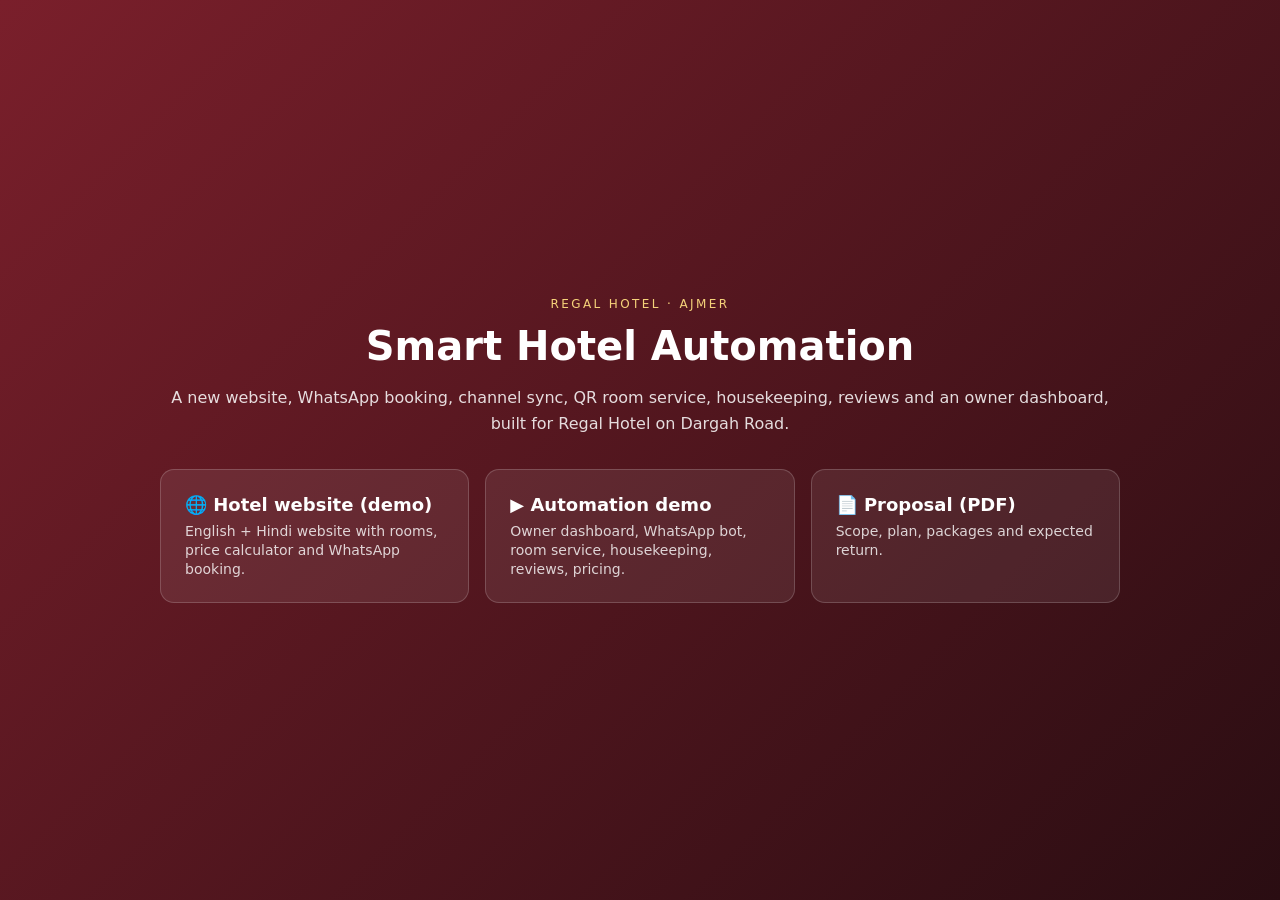
<file: index.html>
<!DOCTYPE html>
<html lang="en">
<head>
<meta charset="UTF-8" />
<meta name="viewport" content="width=device-width, initial-scale=1.0" />
<title>Regal Hotel, Ajmer · Smart Automation</title>
<style>
  body { margin: 0; font-family: "Segoe UI", system-ui, Roboto, sans-serif; background: linear-gradient(135deg, #7a1f2b, #2a0d12); color: #fff; min-height: 100vh; display: grid; place-items: center; }
  .wrap { max-width: 960px; padding: 32px 20px; text-align: center; }
  .eyebrow { letter-spacing: .2em; font-size: 12px; color: #f5d27a; }
  h1 { font-size: 40px; margin: 12px 0 8px; }
  p { opacity: .85; line-height: 1.6; }
  .cards { display: grid; grid-template-columns: repeat(3, 1fr); gap: 16px; margin-top: 32px; }
  a.card { display: block; background: rgba(255,255,255,.08); border: 1px solid rgba(255,255,255,.18); border-radius: 14px; padding: 24px; color: #fff; text-decoration: none; text-align: left; transition: background .2s; }
  a.card:hover { background: rgba(255,255,255,.16); }
  a.card b { font-size: 18px; display: block; margin-bottom: 6px; }
  a.card span { font-size: 14px; opacity: .8; }
  @media (max-width: 760px) { .cards { grid-template-columns: 1fr; } h1 { font-size: 30px; } }
</style>
</head>
<body>
  <div class="wrap">
    <div class="eyebrow">REGAL HOTEL · AJMER</div>
    <h1>Smart Hotel Automation</h1>
    <p>A new website, WhatsApp booking, channel sync, QR room service, housekeeping, reviews and an owner dashboard, built for Regal Hotel on Dargah Road.</p>
    <div class="cards">
      <a class="card" href="website/"><b>🌐 Hotel website (demo)</b><span>English + Hindi website with rooms, price calculator and WhatsApp booking.</span></a>
      <a class="card" href="demo/"><b>▶ Automation demo</b><span>Owner dashboard, WhatsApp bot, room service, housekeeping, reviews, pricing.</span></a>
      <a class="card" href="proposal/Regal-Hotel-Automation-Proposal.pdf"><b>📄 Proposal (PDF)</b><span>Scope, plan, packages and expected return.</span></a>
    </div>
  </div>
</body>
</html>
</file>
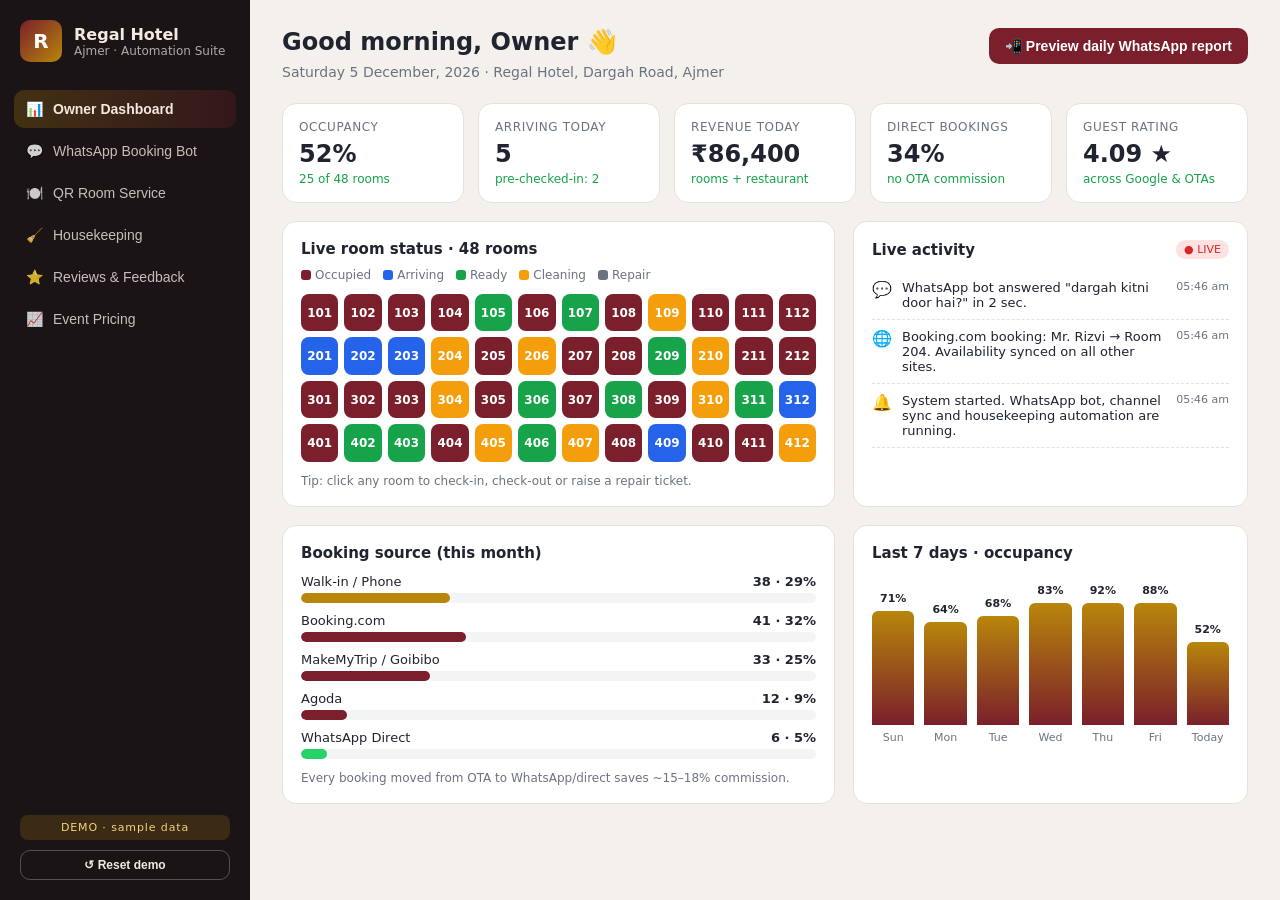
<file: demo/index.html>
<!DOCTYPE html>
<html lang="en">
<head>
  <meta charset="UTF-8" />
  <meta name="viewport" content="width=device-width, initial-scale=1.0" />
  <title>Regal Hotel Ajmer · Smart Automation Demo</title>
  <link rel="stylesheet" href="styles.css" />
</head>
<body>
  <aside class="sidebar">
    <div class="brand">
      <div class="logo">R</div>
      <div>
        <div class="brand-name">Regal Hotel</div>
        <div class="brand-sub">Ajmer · Automation Suite</div>
      </div>
    </div>
    <nav id="nav">
      <button class="nav-item active" data-view="dashboard"><span>📊</span> Owner Dashboard</button>
      <button class="nav-item" data-view="whatsapp"><span>💬</span> WhatsApp Booking Bot</button>
      <button class="nav-item" data-view="roomservice"><span>🍽️</span> QR Room Service</button>
      <button class="nav-item" data-view="housekeeping"><span>🧹</span> Housekeeping</button>
      <button class="nav-item" data-view="reviews"><span>⭐</span> Reviews & Feedback</button>
      <button class="nav-item" data-view="pricing"><span>📈</span> Event Pricing</button>
    </nav>
    <div class="sidebar-foot">
      <div class="demo-badge">DEMO · sample data</div>
      <button class="btn ghost small" id="resetBtn">↺ Reset demo</button>
    </div>
  </aside>

  <main>
    <!-- ================= DASHBOARD ================= -->
    <section class="view active" id="view-dashboard">
      <header class="view-head">
        <div>
          <h1 id="greeting">Welcome, Owner 👋</h1>
          <p class="muted" id="todayLabel"></p>
        </div>
        <button class="btn primary" id="dailyReportBtn">📲 Preview daily WhatsApp report</button>
      </header>

      <div class="kpis" id="kpis"></div>

      <div class="grid-2">
        <div class="card">
          <div class="card-head">
            <h3>Live room status · 48 rooms</h3>
            <div class="legend">
              <span><i class="dot occupied"></i>Occupied</span>
              <span><i class="dot reserved"></i>Arriving</span>
              <span><i class="dot vacant"></i>Ready</span>
              <span><i class="dot dirty"></i>Cleaning</span>
              <span><i class="dot maintenance"></i>Repair</span>
            </div>
          </div>
          <div class="room-grid" id="roomGrid"></div>
          <p class="hint">Tip: click any room to check-in, check-out or raise a repair ticket.</p>
        </div>

        <div class="card">
          <div class="card-head"><h3>Live activity</h3><span class="pill live">● LIVE</span></div>
          <ul class="feed" id="feed"></ul>
        </div>
      </div>

      <div class="grid-2">
        <div class="card">
          <div class="card-head"><h3>Booking source (this month)</h3></div>
          <div id="sourceBars"></div>
          <p class="hint">Every booking moved from OTA to WhatsApp/direct saves ~15–18% commission.</p>
        </div>
        <div class="card">
          <div class="card-head"><h3>Last 7 days · occupancy</h3></div>
          <div class="bars" id="occBars"></div>
        </div>
      </div>
    </section>

    <!-- ================= WHATSAPP ================= -->
    <section class="view" id="view-whatsapp">
      <header class="view-head">
        <div>
          <h1>WhatsApp Booking Bot</h1>
          <p class="muted">Guest messages the hotel number at any hour. The bot answers, checks live availability, takes the advance payment and confirms the booking. No staff needed.</p>
        </div>
      </header>
      <div class="split">
        <div class="phone">
          <div class="phone-top wa">
            <div class="avatar">R</div>
            <div>
              <div class="wa-name">Regal Hotel Ajmer <span class="verified">✔</span></div>
              <div class="wa-sub">Business account · replies instantly</div>
            </div>
          </div>
          <div class="chat" id="waChat"></div>
          <div class="quick" id="waQuick"></div>
          <form class="chat-input" id="waForm">
            <input id="waInput" placeholder="Type a message… (try: rates, location, hi)" autocomplete="off" />
            <button class="send">➤</button>
          </form>
        </div>
        <div class="side-notes">
          <div class="card">
            <h3>What this demo shows</h3>
            <ol class="steps">
              <li>Greeting in English + Hindi, menu buttons</li>
              <li>Date, nights, guests → <b>live</b> room availability</li>
              <li>Price calculated automatically</li>
              <li>UPI advance payment link (simulated)</li>
              <li>Booking ID sent, room blocked on the dashboard</li>
              <li>Automatic check-in reminder the day before</li>
              <li>Anything it can't answer → handed to reception</li>
            </ol>
          </div>
          <div class="card">
            <h3>Bookings made through the bot</h3>
            <ul class="mini-list" id="waBookings"><li class="muted">None yet. Make one on the phone!</li></ul>
          </div>
        </div>
      </div>
    </section>

    <!-- ================= ROOM SERVICE ================= -->
    <section class="view" id="view-roomservice">
      <header class="view-head">
        <div>
          <h1>QR Room Service · Riviera Restaurant</h1>
          <p class="muted">Each room has a QR code. Guest scans, orders from the phone, the order lands on the kitchen screen and is added to the room bill automatically.</p>
        </div>
      </header>
      <div class="split">
        <div class="phone">
          <div class="phone-top light">
            <div>
              <div class="wa-name dark">Riviera Restaurant</div>
              <div class="wa-sub dark">Ordering for <select id="rsRoom"></select></div>
            </div>
          </div>
          <div class="menu" id="menu"></div>
          <div class="cart-bar" id="cartBar"></div>
        </div>
        <div class="side-notes wide">
          <div class="card">
            <div class="card-head"><h3>Kitchen display</h3><span class="muted small">Tap a card to move it forward</span></div>
            <div class="kanban">
              <div><h4>🆕 New</h4><div id="kNew" class="kcol"></div></div>
              <div><h4>👨‍🍳 Preparing</h4><div id="kPrep" class="kcol"></div></div>
              <div><h4>✅ Delivered</h4><div id="kDone" class="kcol"></div></div>
            </div>
          </div>
        </div>
      </div>
    </section>

    <!-- ================= HOUSEKEEPING ================= -->
    <section class="view" id="view-housekeeping">
      <header class="view-head">
        <div>
          <h1>Housekeeping & Maintenance</h1>
          <p class="muted">When a guest checks out, a cleaning task is created and assigned to staff automatically. When it's marked done, the room shows as "Ready" for the front desk.</p>
        </div>
      </header>
      <div class="grid-2">
        <div class="card">
          <div class="card-head"><h3>🧹 Cleaning tasks</h3></div>
          <div id="hkTasks"></div>
        </div>
        <div class="card">
          <div class="card-head"><h3>🔧 Repair tickets</h3></div>
          <div id="mtTasks"></div>
        </div>
      </div>
      <div class="card">
        <div class="card-head"><h3>Staff on duty</h3></div>
        <div class="staff" id="staff"></div>
      </div>
    </section>

    <!-- ================= REVIEWS ================= -->
    <section class="view" id="view-reviews">
      <header class="view-head">
        <div>
          <h1>Reviews & Guest Feedback</h1>
          <p class="muted">After check-out the guest gets a WhatsApp feedback request. Happy guests are sent to Google Reviews. Unhappy guests are routed to the manager first, so problems are fixed privately.</p>
        </div>
      </header>
      <div class="split">
        <div class="phone">
          <div class="phone-top wa">
            <div class="avatar">R</div>
            <div>
              <div class="wa-name">Regal Hotel Ajmer <span class="verified">✔</span></div>
              <div class="wa-sub" id="fbGuestLabel">Feedback chat</div>
            </div>
          </div>
          <div class="chat" id="fbChat"><div class="empty-chat">Select a checked-out guest on the right →</div></div>
          <div class="quick" id="fbQuick"></div>
        </div>
        <div class="side-notes">
          <div class="card">
            <h3>Today's check-outs</h3>
            <ul class="mini-list" id="checkouts"></ul>
          </div>
          <div class="card">
            <h3>Reply to public reviews (AI draft)</h3>
            <select id="reviewPick" class="full"></select>
            <blockquote id="reviewText"></blockquote>
            <button class="btn primary small" id="draftBtn">✨ Draft reply</button>
            <textarea id="draftOut" class="full" rows="6" placeholder="Draft reply appears here. Manager edits & posts."></textarea>
          </div>
          <div class="card">
            <h3>Rating summary</h3>
            <div id="ratingSummary"></div>
          </div>
        </div>
      </div>
    </section>

    <!-- ================= PRICING ================= -->
    <section class="view" id="view-pricing">
      <header class="view-head">
        <div>
          <h1>Event-based Pricing</h1>
          <p class="muted">Ajmer demand jumps during Urs and Pushkar Mela, and on Thursdays/Fridays. The system suggests rates for each date; the owner approves with one tap, and rates are pushed to all booking sites.</p>
        </div>
      </header>
      <div class="card">
        <div class="card-head">
          <h3>Next 60 days · suggested Deluxe rate</h3>
          <div class="legend">
            <span><i class="dot vacant"></i>Normal</span>
            <span><i class="dot reserved"></i>Weekend / Jumma</span>
            <span><i class="dot dirty"></i>Pushkar Mela</span>
            <span><i class="dot maintenance"></i>Urs Sharif</span>
          </div>
        </div>
        <div class="calendar" id="calendar"></div>
        <p class="hint">Event dates are approximate for the demo (Urs follows the Islamic calendar and moon sighting; Pushkar Mela follows Kartik Purnima). Final dates are set by the hotel each year.</p>
      </div>
      <div class="grid-2">
        <div class="card">
          <h3>Base rates (sample)</h3>
          <div id="baseRates"></div>
        </div>
        <div class="card">
          <h3>Selected date</h3>
          <div id="dateDetail" class="muted">Click a date on the calendar.</div>
        </div>
      </div>
    </section>
  </main>

  <!-- Modal -->
  <div class="modal-bg" id="modalBg">
    <div class="modal" id="modal"></div>
  </div>
  <div class="toast" id="toast"></div>

  <script src="app.js"></script>
</body>
</html>
</file>
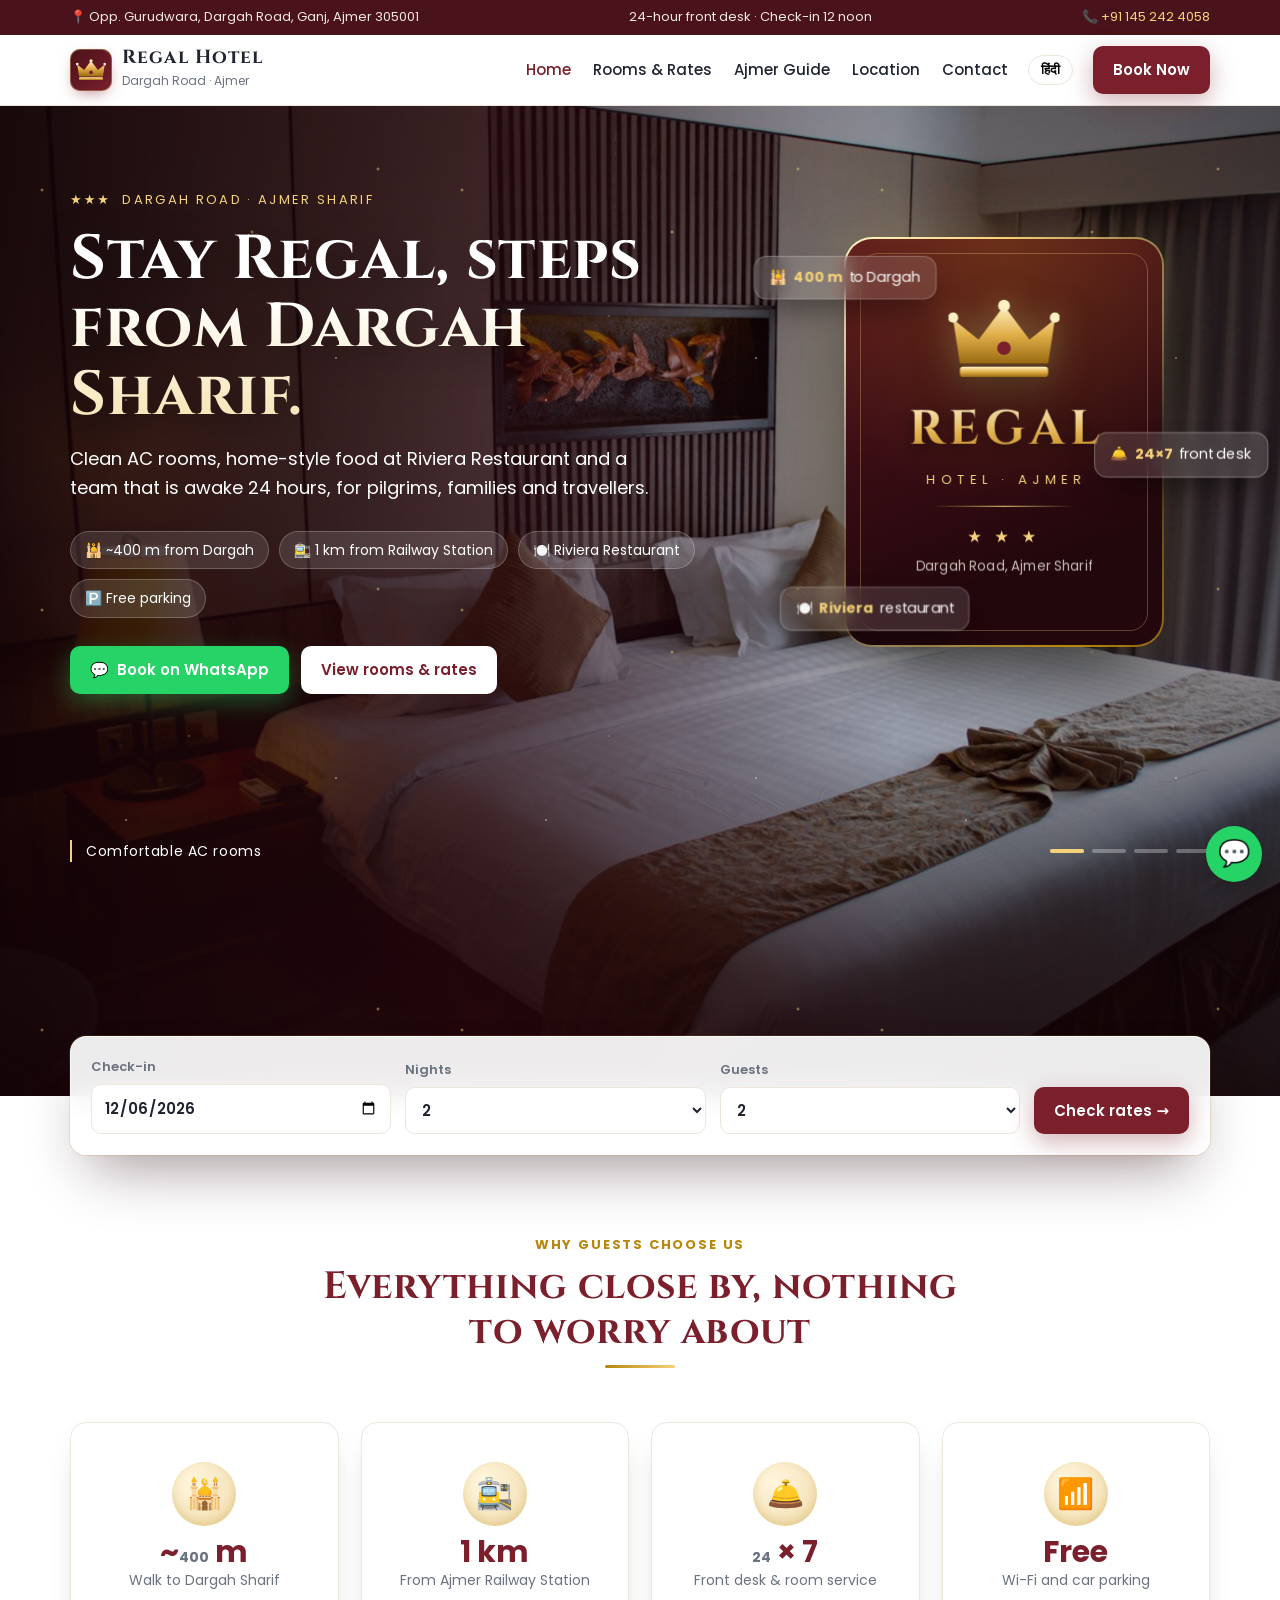
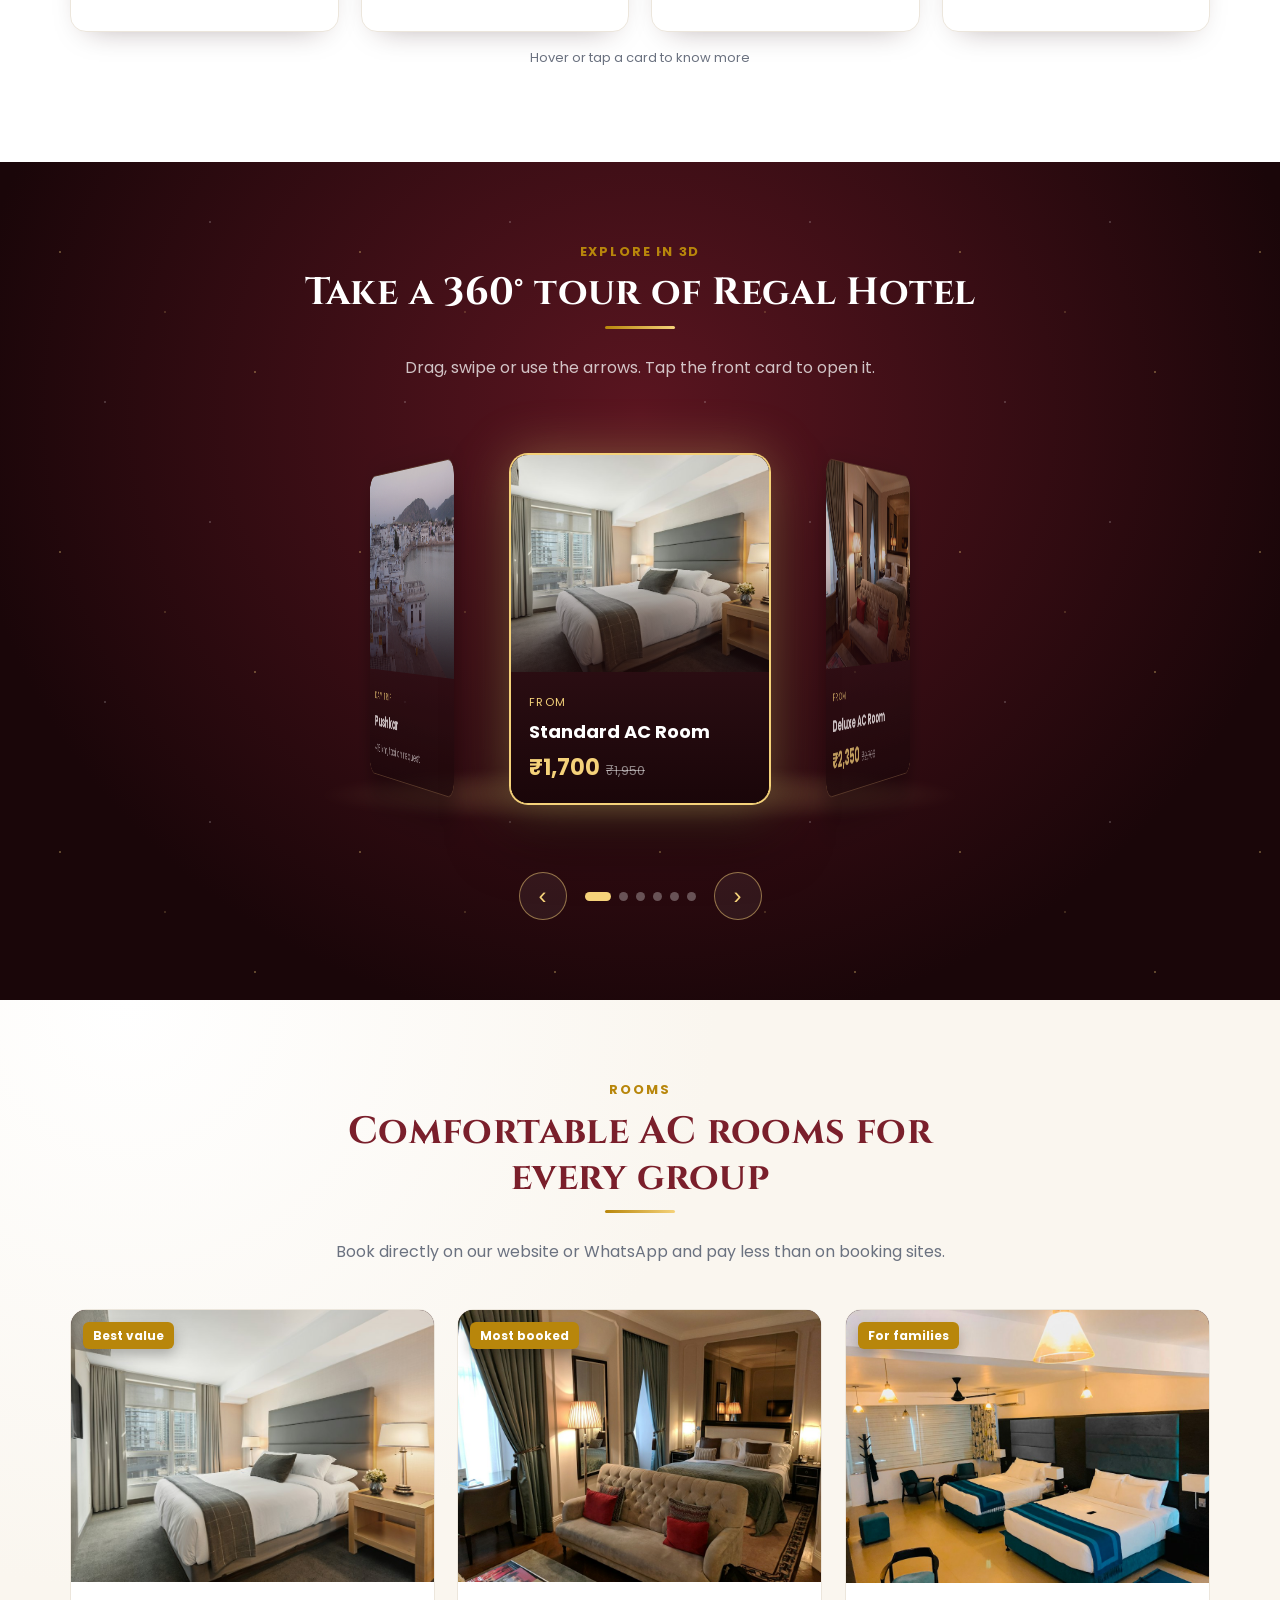
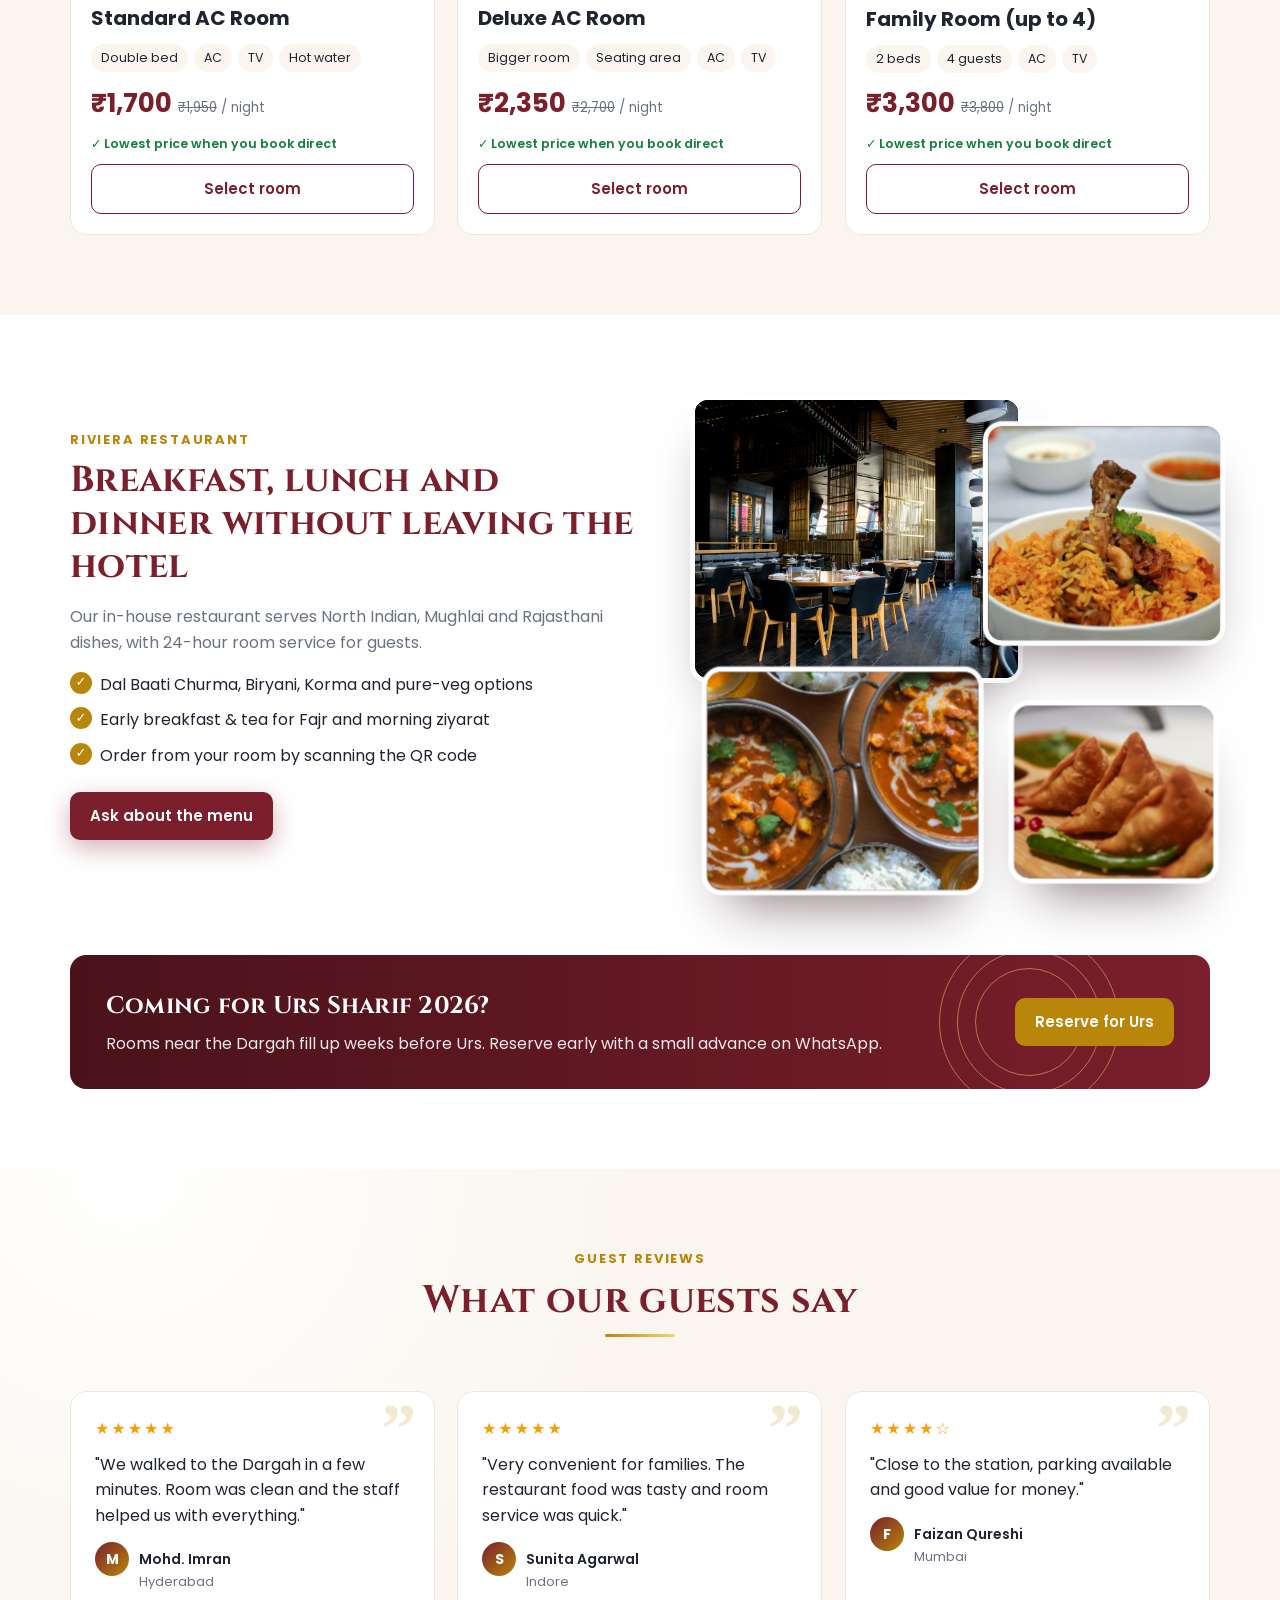
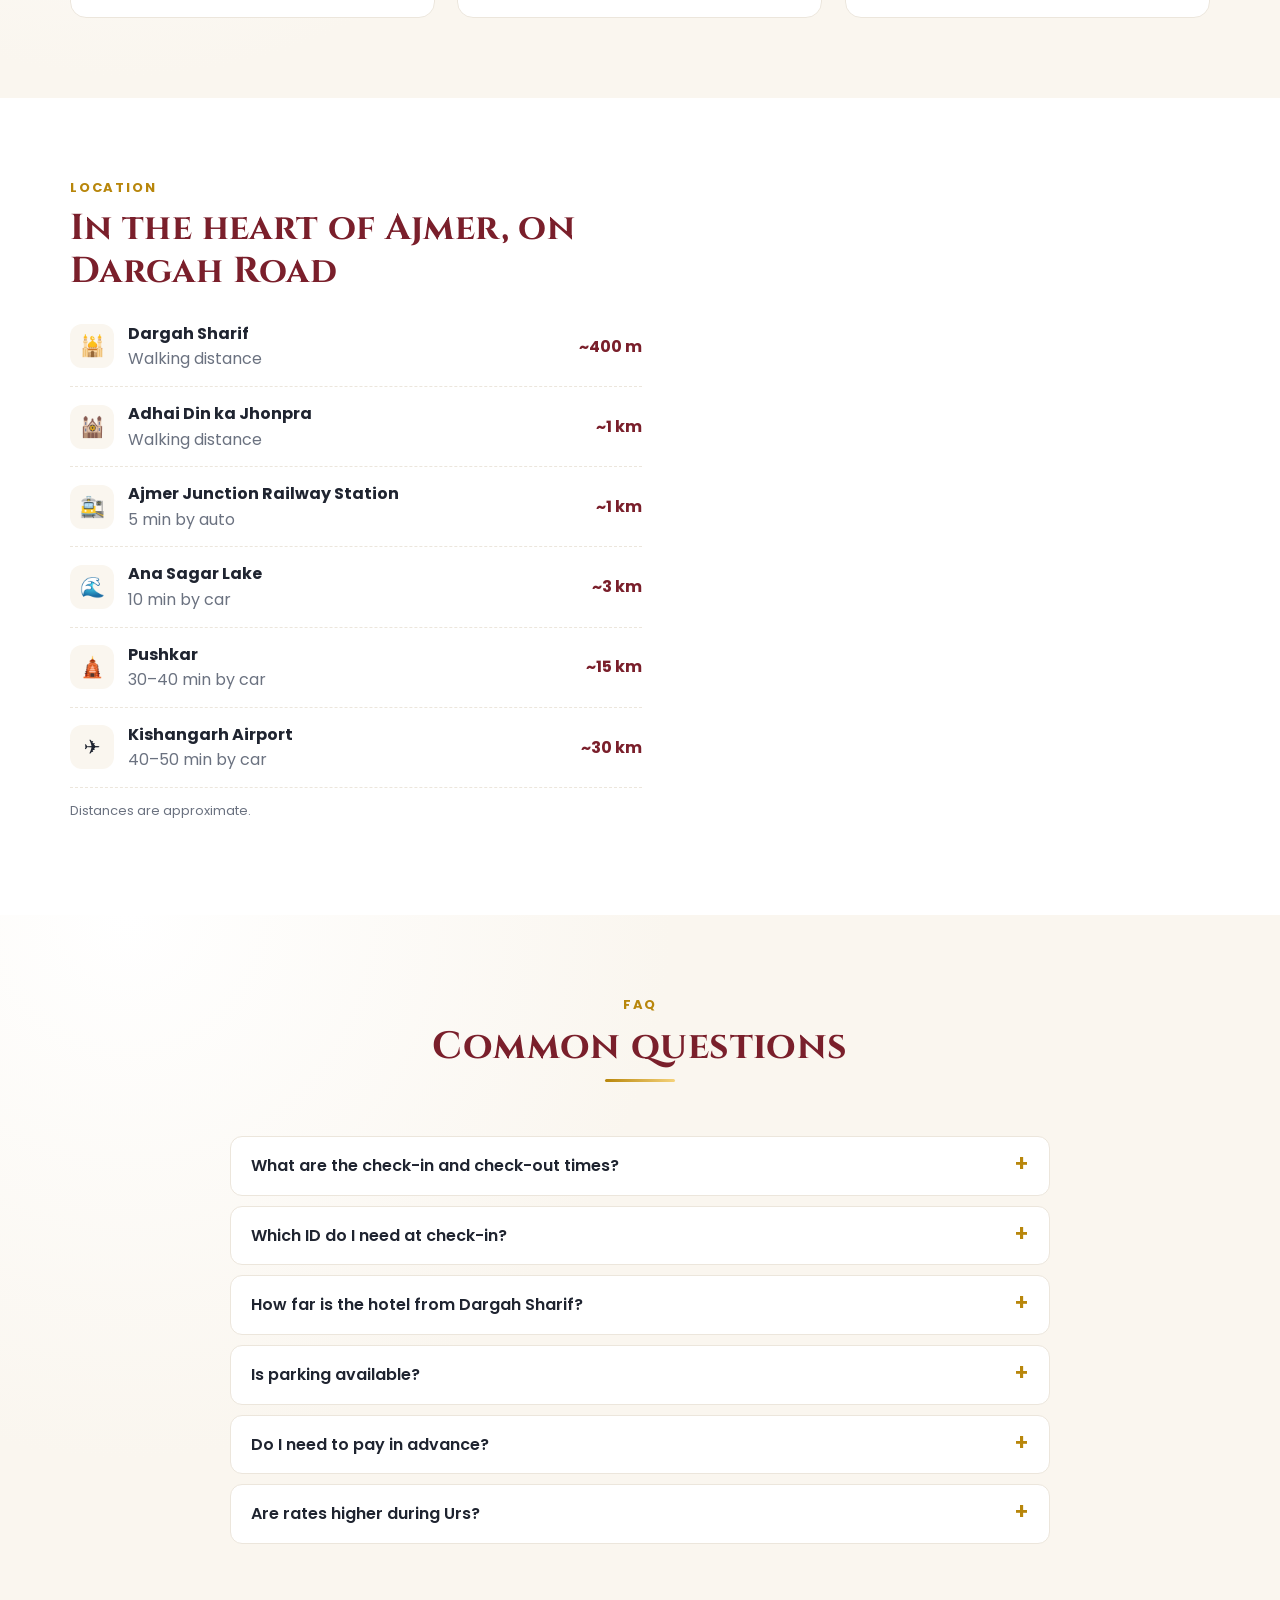
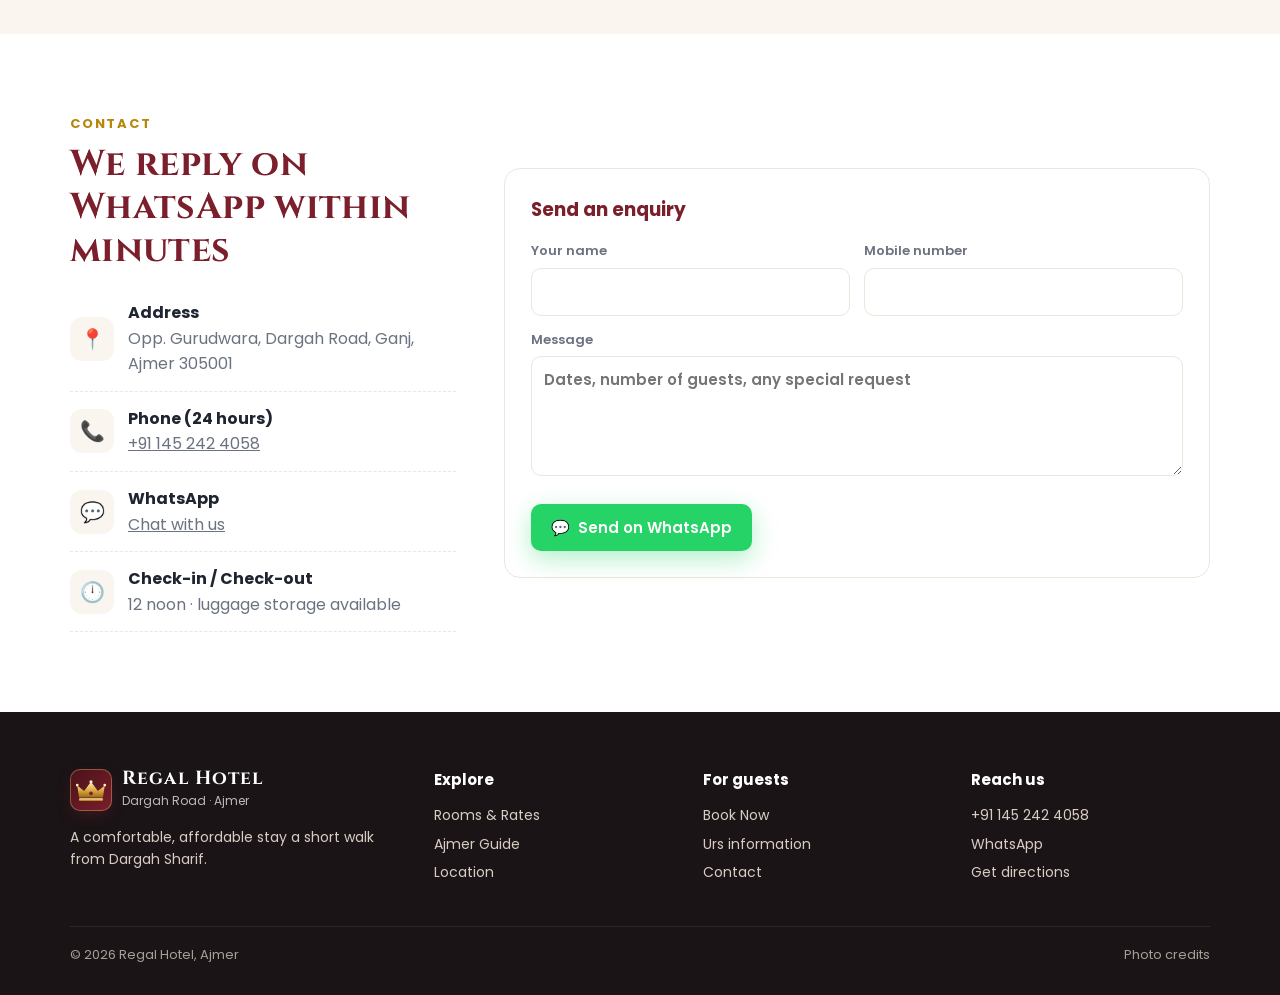
<file: website/index.html>
<!DOCTYPE html>
<html lang="en">
<head>
<meta charset="UTF-8" />
<meta name="viewport" content="width=device-width, initial-scale=1.0" />
<title>Regal Hotel Ajmer | Hotel near Dargah Sharif, Dargah Road</title>
<meta name="description" content="Regal Hotel, Dargah Road, Ajmer. AC rooms about 400 m from Dargah Sharif and 1 km from Ajmer Railway Station. Riviera Restaurant, 24-hour front desk, free Wi-Fi and parking. Book direct on WhatsApp for the best rate." />
<meta property="og:title" content="Regal Hotel Ajmer · Near Dargah Sharif" />
<meta property="og:description" content="AC rooms a short walk from Dargah Sharif. Book direct for the best rate." />
<meta property="og:type" content="website" />
<link rel="preconnect" href="https://fonts.googleapis.com" />
<link rel="preconnect" href="https://fonts.gstatic.com" crossorigin />
<link href="https://fonts.googleapis.com/css2?family=Cinzel:wght@600;700&family=Poppins:wght@400;500;600;700&display=swap" rel="stylesheet" />
<link rel="stylesheet" href="assets/site.css?v=3" />
<link rel="stylesheet" href="assets/fx.css?v=3" />
<script type="application/ld+json">
{
  "@context": "https://schema.org",
  "@type": "Hotel",
  "name": "Regal Hotel",
  "description": "Hotel on Dargah Road, Ajmer, about 400 m from Dargah Sharif and 1 km from Ajmer Railway Station.",
  "address": {
    "@type": "PostalAddress",
    "streetAddress": "Opp. Gurudwara, Dargah Road",
    "addressLocality": "Ajmer",
    "postalCode": "305001",
    "addressRegion": "Rajasthan",
    "addressCountry": "IN"
  },
  "telephone": "+91-145-242-4058",
  "image": "assets/img/hero-room.jpg",
  "starRating": { "@type": "Rating", "ratingValue": "3" },
  "checkinTime": "12:00",
  "checkoutTime": "12:00",
  "amenityFeature": [
    { "@type": "LocationFeatureSpecification", "name": "Free Wi-Fi", "value": true },
    { "@type": "LocationFeatureSpecification", "name": "Free parking", "value": true },
    { "@type": "LocationFeatureSpecification", "name": "Restaurant", "value": true },
    { "@type": "LocationFeatureSpecification", "name": "24-hour front desk", "value": true },
    { "@type": "LocationFeatureSpecification", "name": "Room service", "value": true }
  ],
  "priceRange": "₹₹"
}
</script>
</head>
<body>

<div class="topbar">
  <div class="container">
    <span>📍 <span data-i18n="top.addr">Opp. Gurudwara, Dargah Road, Ganj, Ajmer 305001</span></span>
    <span class="hide-sm" data-i18n="top.desk">24-hour front desk · Check-in 12 noon</span>
    <span>📞 <a href="#" data-phone>Call us</a></span>
  </div>
</div>

<header class="nav">
  <div class="container">
    <a class="logo" href="index.html"><span class="mark crown"><svg viewBox="0 0 64 48" width="30" height="22" aria-hidden="true"><defs><linearGradient id="gcr" x1="0" y1="0" x2="0" y2="1"><stop offset="0" stop-color="#fff1c1"/><stop offset=".5" stop-color="#e2b04a"/><stop offset="1" stop-color="#9a6b12"/></linearGradient></defs><path fill="url(#gcr)" d="M6 38 2 12l15 12L32 4l15 20 15-12-4 26z"/><rect x="6" y="40" width="52" height="6" rx="2" fill="url(#gcr)"/><circle cx="2" cy="11" r="3" fill="#fff1c1"/><circle cx="32" cy="4" r="3.5" fill="#fff1c1"/><circle cx="62" cy="11" r="3" fill="#fff1c1"/><circle cx="32" cy="29" r="4" fill="#7a1f2b"/></svg></span><span><b>Regal Hotel</b><small data-i18n="logo.sub">Dargah Road · Ajmer</small></span></a>
    <nav class="menu" id="menu">
      <a href="index.html" class="active" data-i18n="nav.home">Home</a>
      <a href="rooms.html" data-i18n="nav.rooms">Rooms & Rates</a>
      <a href="ajmer-guide.html" data-i18n="nav.guide">Ajmer Guide</a>
      <a href="#location" data-i18n="nav.location">Location</a>
      <a href="#contact" data-i18n="nav.contact">Contact</a>
    </nav>
    <button class="lang" id="langBtn" aria-label="Change language">हिंदी</button>
    <a class="btn primary hide-xs" href="rooms.html#book" data-i18n="nav.book">Book Now</a>
    <button class="burger" id="burger" aria-label="Menu">☰</button>
  </div>
</header>

<!-- HERO -->
<section class="hero hero-photo" id="hero">
  <div class="slides" aria-hidden="true">
    <div class="slide on" style="background-image:url(assets/img/hero-room.jpg)"></div>
    <div class="slide" style="background-image:url(assets/img/ana-sagar.jpg)"></div>
    <div class="slide" style="background-image:url(assets/img/hero-food.jpg)"></div>
    <div class="slide" style="background-image:url(assets/img/hero-room2.jpg)"></div>
  </div>
  <div class="hero-shade"></div>
  <div class="gold-dust" aria-hidden="true"></div>
  <div class="container hero-grid">
    <div class="hero-copy">
      <div class="eyebrow"><span class="stars-sm">★★★</span> <span data-i18n="hero.eyebrow">Dargah Road · Ajmer Sharif</span></div>
      <h1 data-i18n="hero.title">Stay Regal, steps from Dargah Sharif.</h1>
      <p class="lead" data-i18n="hero.lead">Clean AC rooms, home-style food at Riviera Restaurant and a team that is awake 24 hours, for pilgrims, families and travellers.</p>
      <div class="chips">
        <span class="chip">🕌 <span data-i18n="chip.dargah">~400 m from Dargah</span></span>
        <span class="chip">🚉 <span data-i18n="chip.station">1 km from Railway Station</span></span>
        <span class="chip">🍽️ <span data-i18n="chip.food">Riviera Restaurant</span></span>
        <span class="chip">🅿️ <span data-i18n="chip.parking">Free parking</span></span>
      </div>
      <div class="actions">
        <a class="btn wa" href="#" data-wa="msg.hello">💬 <span data-i18n="hero.wa">Book on WhatsApp</span></a>
        <a class="btn light" href="rooms.html" data-i18n="hero.rooms">View rooms & rates</a>
      </div>
    </div>
    <div class="crest-wrap" aria-hidden="true">
      <div class="crest" id="crest">
        <div class="crest-ring"></div>
        <div class="crest-face">
          <div class="crest-crown"><svg viewBox="0 0 64 48" width="30" height="22" aria-hidden="true"><defs><linearGradient id="gcr" x1="0" y1="0" x2="0" y2="1"><stop offset="0" stop-color="#fff1c1"/><stop offset=".5" stop-color="#e2b04a"/><stop offset="1" stop-color="#9a6b12"/></linearGradient></defs><path fill="url(#gcr)" d="M6 38 2 12l15 12L32 4l15 20 15-12-4 26z"/><rect x="6" y="40" width="52" height="6" rx="2" fill="url(#gcr)"/><circle cx="2" cy="11" r="3" fill="#fff1c1"/><circle cx="32" cy="4" r="3.5" fill="#fff1c1"/><circle cx="62" cy="11" r="3" fill="#fff1c1"/><circle cx="32" cy="29" r="4" fill="#7a1f2b"/></svg></div>
          <div class="crest-name">REGAL</div>
          <div class="crest-sub">HOTEL · AJMER</div>
          <div class="crest-line"></div>
          <div class="crest-stars">★ ★ ★</div>
          <div class="crest-addr" data-i18n="crest.addr">Dargah Road, Ajmer Sharif</div>
        </div>
        <div class="crest-chip c1">🕌 <b>400 m</b> <span data-i18n="crest.c1">to Dargah</span></div>
        <div class="crest-chip c2">🛎️ <b>24×7</b> <span data-i18n="crest.c2">front desk</span></div>
        <div class="crest-chip c3">🍽️ <b>Riviera</b> <span data-i18n="crest.c3">restaurant</span></div>
      </div>
    </div>
  </div>
  <div class="slide-bar container">
    <span class="slide-cap" id="slideCap" data-i18n="cap.0">Comfortable AC rooms</span>
    <div class="slide-dots" id="slideDots"><button class="on" aria-label="Slide 1"></button><button aria-label="Slide 2"></button><button aria-label="Slide 3"></button><button aria-label="Slide 4"></button></div>
  </div>
</section>

<!-- BOOKING BAR -->
<div class="container bookbar">
  <form id="quickBook">
    <label class="f"><span data-i18n="bb.checkin">Check-in</span><input type="date" id="qbIn" required /></label>
    <label class="f"><span data-i18n="bb.nights">Nights</span>
      <select id="qbNights"><option value="1">1</option><option value="2" selected>2</option><option value="3">3</option><option value="4">4</option><option value="5">5</option><option value="7">7</option></select></label>
    <label class="f"><span data-i18n="bb.guests">Guests</span>
      <select id="qbGuests"><option value="1">1</option><option value="2" selected>2</option><option value="3">3</option><option value="4">4</option></select></label>
    <button class="btn primary" type="submit" data-i18n="bb.btn">Check rates →</button>
  </form>
</div>

<!-- FEATURES -->
<section class="block">
  <div class="container">
    <div class="sec-head">
      <div class="eyebrow" data-i18n="why.eyebrow">Why guests choose us</div>
      <h2 data-i18n="why.title">Everything close by, nothing to worry about</h2>
    </div>
    <div class="grid g4">
      <div class="flip" tabindex="0"><div class="flip-in">
        <div class="face front"><div class="ic">🕌</div><b>~<span data-count="400">400</span> m</b><span data-i18n="why.1">Walk to Dargah Sharif</span></div>
        <div class="face back"><p data-i18n="why.1bk">Walk for Fajr, Jumma and every ziyarat. No taxi needed.</p></div></div></div>
      <div class="flip" tabindex="0"><div class="flip-in">
        <div class="face front"><div class="ic">🚉</div><b>1 km</b><span data-i18n="why.2">From Ajmer Railway Station</span></div>
        <div class="face back"><p data-i18n="why.2bk">5 minutes by auto. We can arrange a station pickup.</p></div></div></div>
      <div class="flip" tabindex="0"><div class="flip-in">
        <div class="face front"><div class="ic">🛎️</div><b><span data-count="24">24</span> × 7</b><span data-i18n="why.3">Front desk & room service</span></div>
        <div class="face back"><p data-i18n="why.3bk">Late-night arrival or early train? Someone is always at the desk.</p></div></div></div>
      <div class="flip" tabindex="0"><div class="flip-in">
        <div class="face front"><div class="ic">📶</div><b data-i18n="why.4b">Free</b><span data-i18n="why.4">Wi-Fi and car parking</span></div>
        <div class="face back"><p data-i18n="why.4bk">Free Wi-Fi in rooms and safe on-site parking for your car.</p></div></div></div>
    </div>
    <p class="flip-hint" data-i18n="flip.hint">Hover or tap a card to know more</p>
  </div>
</section>

<!-- 3D TOUR -->
<section class="block tour">
  <div class="container">
    <div class="sec-head">
      <div class="eyebrow" data-i18n="tour.eyebrow">Explore in 3D</div>
      <h2 data-i18n="tour.title">Take a 360° tour of Regal Hotel</h2>
      <p data-i18n="tour.sub">Drag, swipe or use the arrows. Tap the front card to open it.</p>
    </div>
    <div class="ring3d" id="ring3d" tabindex="0" aria-label="3D carousel">
      <div class="ring-floor"></div>
      <div class="ring" id="ring">
        <a class="panel" href="rooms.html?room=standard#book" draggable="false"><div class="pimg photo"><img src="assets/img/room-standard.jpg" alt="Standard AC room" loading="lazy" /></div><div class="pbody"><small data-i18n="tour.from">From</small><b data-i18n="r.std">Standard AC Room</b><span class="pp"><span data-rate="standard">₹1,700</span><s data-ota="standard">₹1,950</s></span></div></a>
        <a class="panel" href="rooms.html?room=deluxe#book" draggable="false"><div class="pimg photo"><img src="assets/img/room-deluxe.jpg" alt="Deluxe AC room" loading="lazy" /></div><div class="pbody"><small data-i18n="tour.from">From</small><b data-i18n="r.dlx">Deluxe AC Room</b><span class="pp"><span data-rate="deluxe">₹2,350</span><s data-ota="deluxe">₹2,700</s></span></div></a>
        <a class="panel" href="rooms.html?room=family#book" draggable="false"><div class="pimg photo"><img src="assets/img/room-family.jpg" alt="Family room" loading="lazy" /></div><div class="pbody"><small data-i18n="tour.from">From</small><b data-i18n="r.family">Family Room (up to 4)</b><span class="pp"><span data-rate="family">₹3,300</span><s data-ota="family">₹3,800</s></span></div></a>
        <a class="panel" href="#food" draggable="false"><div class="pimg photo"><img src="assets/img/food-biryani.jpg" alt="Biryani at Riviera Restaurant" loading="lazy" /></div><div class="pbody"><small data-i18n="tour.inhouse">In-house</small><b data-i18n="chip.food">Riviera Restaurant</b><span class="ps" data-i18n="tour.foods">Biryani, Dal Baati & 24-hr room service</span></div></a>
        <a class="panel" href="ajmer-guide.html" draggable="false"><div class="pimg photo"><img src="assets/img/dargah.jpg" alt="Dargah Sharif, Ajmer" loading="lazy" /></div><div class="pbody"><small data-i18n="tour.near">Nearby</small><b data-i18n="loc.dargah">Dargah Sharif</b><span class="ps" data-i18n="tour.dargahs">~400 m walk from the hotel</span></div></a>
        <a class="panel" href="ajmer-guide.html#places" draggable="false"><div class="pimg photo"><img src="assets/img/pushkar.jpg" alt="Pushkar lake and ghats" loading="lazy" /></div><div class="pbody"><small data-i18n="tour.trip">Day trip</small><b data-i18n="loc.pushkar">Pushkar</b><span class="ps" data-i18n="tour.pushs">~15 km, taxi on request</span></div></a>
      </div>
    </div>
    <div class="ring-ctrl"><button id="ringPrev" aria-label="Previous">‹</button><div class="dots" id="ringDots"></div><button id="ringNext" aria-label="Next">›</button></div>
  </div>
</section>

<!-- ROOMS -->
<section class="block cream">
  <div class="container">
    <div class="sec-head">
      <div class="eyebrow" data-i18n="rooms.eyebrow">Rooms</div>
      <h2 data-i18n="rooms.title">Comfortable AC rooms for every group</h2>
      <p class="muted" data-i18n="rooms.sub">Book directly on our website or WhatsApp and pay less than on booking sites.</p>
    </div>
    <div class="grid g3" id="roomCards">
      <article class="room">
        <div class="photo"><img src="assets/img/room-standard.jpg" alt="Standard AC room" loading="lazy" /><span class="badge" data-i18n="r.popular">Best value</span></div>
        <div class="body">
          <h3 data-i18n="r.std">Standard AC Room</h3>
          <div class="amen"><span data-i18n="a.double">Double bed</span><span>AC</span><span>TV</span><span data-i18n="a.hot">Hot water</span></div>
          <div class="price"><b data-rate="standard">₹1,700</b><small><s data-ota="standard">₹1,950</s> / <span data-i18n="night">night</span></small></div>
          <span class="direct-tag" data-i18n="direct">✓ Lowest price when you book direct</span>
          <a class="btn outline" href="rooms.html?room=standard#book" data-i18n="select">Select room</a>
        </div>
      </article>
      <article class="room">
        <div class="photo"><img src="assets/img/room-deluxe.jpg" alt="Deluxe AC room with seating area" loading="lazy" /><span class="badge" data-i18n="r.most">Most booked</span></div>
        <div class="body">
          <h3 data-i18n="r.dlx">Deluxe AC Room</h3>
          <div class="amen"><span data-i18n="a.big">Bigger room</span><span data-i18n="a.seat">Seating area</span><span>AC</span><span>TV</span></div>
          <div class="price"><b data-rate="deluxe">₹2,350</b><small><s data-ota="deluxe">₹2,700</s> / <span data-i18n="night">night</span></small></div>
          <span class="direct-tag" data-i18n="direct">✓ Lowest price when you book direct</span>
          <a class="btn outline" href="rooms.html?room=deluxe#book" data-i18n="select">Select room</a>
        </div>
      </article>
      <article class="room">
        <div class="photo"><img src="assets/img/room-family.jpg" alt="Family room with two beds" loading="lazy" /><span class="badge" data-i18n="r.fam">For families</span></div>
        <div class="body">
          <h3 data-i18n="r.family">Family Room (up to 4)</h3>
          <div class="amen"><span data-i18n="a.2beds">2 beds</span><span data-i18n="a.4g">4 guests</span><span>AC</span><span>TV</span></div>
          <div class="price"><b data-rate="family">₹3,300</b><small><s data-ota="family">₹3,800</s> / <span data-i18n="night">night</span></small></div>
          <span class="direct-tag" data-i18n="direct">✓ Lowest price when you book direct</span>
          <a class="btn outline" href="rooms.html?room=family#book" data-i18n="select">Select room</a>
        </div>
      </article>
    </div>
  </div>
</section>

<!-- RESTAURANT -->
<section class="block" id="food">
  <div class="container split">
    <div>
      <div class="sec-head" style="text-align:left;margin:0"><div class="eyebrow" data-i18n="food.eyebrow">Riviera Restaurant</div></div>
      <h2 data-i18n="food.title">Breakfast, lunch and dinner without leaving the hotel</h2>
      <p class="muted" data-i18n="food.text">Our in-house restaurant serves North Indian, Mughlai and Rajasthani dishes, with 24-hour room service for guests.</p>
      <ul class="ticks">
        <li data-i18n="food.1">Dal Baati Churma, Biryani, Korma and pure-veg options</li>
        <li data-i18n="food.2">Early breakfast & tea for Fajr and morning ziyarat</li>
        <li data-i18n="food.3">Order from your room by scanning the QR code</li>
      </ul>
      <a class="btn primary" href="#" data-wa="msg.food" data-i18n="food.btn">Ask about the menu</a>
    </div>
    <div class="collage tilt"><div class="cl a"><img src="assets/img/restaurant.jpg" alt="Riviera Restaurant dining hall" loading="lazy" /></div><div class="cl b"><img src="assets/img/food-biryani.jpg" alt="Chicken biryani" loading="lazy" /></div><div class="cl c"><img src="assets/img/food-curry.jpg" alt="North Indian curries" loading="lazy" /></div><div class="cl d"><img src="assets/img/food-samosa.jpg" alt="Samosa with chutney" loading="lazy" /></div></div>
  </div>
</section>

<!-- URS BANNER -->
<section class="block" style="padding-top:0">
  <div class="container">
    <div class="banner">
      <div class="orbit" aria-hidden="true"><i></i><i></i><i></i></div>
      <div>
        <h3 data-i18n="urs.title">Coming for Urs Sharif 2026?</h3>
        <p data-i18n="urs.text">Rooms near the Dargah fill up weeks before Urs. Reserve early with a small advance on WhatsApp.</p>
      </div>
      <a class="btn gold" href="#" data-wa="msg.urs" data-i18n="urs.btn">Reserve for Urs</a>
    </div>
  </div>
</section>

<!-- REVIEWS -->
<section class="block cream">
  <div class="container">
    <div class="sec-head">
      <div class="eyebrow" data-i18n="rev.eyebrow">Guest reviews</div>
      <h2 data-i18n="rev.title">What our guests say</h2>
      
    </div>
    <div class="grid g3">
      <div class="review"><div class="stars">★★★★★</div><p data-i18n="rev.1">"We walked to the Dargah in a few minutes. Room was clean and the staff helped us with everything."</p><div class="who"><span class="av">M</span>Mohd. Imran</div><div class="src">Hyderabad</div></div>
      <div class="review"><div class="stars">★★★★★</div><p data-i18n="rev.2">"Very convenient for families. The restaurant food was tasty and room service was quick."</p><div class="who"><span class="av">S</span>Sunita Agarwal</div><div class="src">Indore</div></div>
      <div class="review"><div class="stars">★★★★☆</div><p data-i18n="rev.3">"Close to the station, parking available and good value for money."</p><div class="who"><span class="av">F</span>Faizan Qureshi</div><div class="src">Mumbai</div></div>
    </div>
  </div>
</section>

<!-- LOCATION -->
<section class="block" id="location">
  <div class="container split">
    <div>
      <div class="sec-head" style="text-align:left;margin:0"><div class="eyebrow" data-i18n="loc.eyebrow">Location</div></div>
      <h2 data-i18n="loc.title">In the heart of Ajmer, on Dargah Road</h2>
      <div class="dist"><span class="ic">🕌</span><div><b data-i18n="loc.dargah">Dargah Sharif</b><span class="muted" data-i18n="loc.walk">Walking distance</span></div><span class="km">~400 m</span></div>
      <div class="dist"><span class="ic">🕍</span><div><b data-i18n="loc.adhai">Adhai Din ka Jhonpra</b><span class="muted" data-i18n="loc.walk">Walking distance</span></div><span class="km">~1 km</span></div>
      <div class="dist"><span class="ic">🚉</span><div><b data-i18n="loc.station">Ajmer Junction Railway Station</b><span class="muted" data-i18n="loc.auto">5 min by auto</span></div><span class="km">~1 km</span></div>
      <div class="dist"><span class="ic">🌊</span><div><b data-i18n="loc.ana">Ana Sagar Lake</b><span class="muted" data-i18n="loc.car">10 min by car</span></div><span class="km">~3 km</span></div>
      <div class="dist"><span class="ic">🛕</span><div><b data-i18n="loc.pushkar">Pushkar</b><span class="muted" data-i18n="loc.pcar">30–40 min by car</span></div><span class="km">~15 km</span></div>
      <div class="dist"><span class="ic">✈️</span><div><b data-i18n="loc.air">Kishangarh Airport</b><span class="muted" data-i18n="loc.acar">40–50 min by car</span></div><span class="km">~30 km</span></div>
      <p class="muted small" data-i18n="loc.approx">Distances are approximate.</p>
    </div>
    <iframe class="map" id="map" loading="lazy" referrerpolicy="no-referrer-when-downgrade" title="Map: Regal Hotel, Ajmer"></iframe>
  </div>
</section>

<!-- FAQ -->
<section class="block cream">
  <div class="container" style="max-width:820px">
    <div class="sec-head">
      <div class="eyebrow">FAQ</div>
      <h2 data-i18n="faq.title">Common questions</h2>
    </div>
    <details><summary data-i18n="faq.q1">What are the check-in and check-out times?</summary><p data-i18n="faq.a1">Check-in and check-out are at 12 noon. Early check-in or late check-out can be arranged on request, subject to availability.</p></details>
    <details><summary data-i18n="faq.q2">Which ID do I need at check-in?</summary><p data-i18n="faq.a2">Every adult guest needs a valid government photo ID (Aadhaar, Voter ID, Driving Licence or Passport). Foreign guests need a passport and valid visa.</p></details>
    <details><summary data-i18n="faq.q3">How far is the hotel from Dargah Sharif?</summary><p data-i18n="faq.a3">About 400 metres, a short walk along Dargah Road.</p></details>
    <details><summary data-i18n="faq.q4">Is parking available?</summary><p data-i18n="faq.a4">Yes, free on-site parking is available for guests.</p></details>
    <details><summary data-i18n="faq.q5">Do I need to pay in advance?</summary><p data-i18n="faq.a5">A small advance confirms your room, especially during Urs, Pushkar Mela and weekends. The balance is paid at check-in.</p></details>
    <details><summary data-i18n="faq.q6">Are rates higher during Urs?</summary><p data-i18n="faq.a6">Yes, demand is very high during Urs and Pushkar Mela. Message us on WhatsApp for the exact rate for your dates.</p></details>
  </div>
</section>

<!-- CONTACT -->
<section class="block" id="contact">
  <div class="container split">
    <div>
      <div class="sec-head" style="text-align:left;margin:0"><div class="eyebrow" data-i18n="ct.eyebrow">Contact</div></div>
      <h2 data-i18n="ct.title">We reply on WhatsApp within minutes</h2>
      <div class="dist"><span class="ic">📍</span><div><b data-i18n="ct.addr">Address</b><span class="muted" data-i18n="top.addr">Opp. Gurudwara, Dargah Road, Ganj, Ajmer 305001</span></div></div>
      <div class="dist"><span class="ic">📞</span><div><b data-i18n="ct.phone">Phone (24 hours)</b><a href="#" data-phone class="muted">Call us</a></div></div>
      <div class="dist"><span class="ic">💬</span><div><b>WhatsApp</b><a href="#" data-wa="msg.hello" class="muted" data-i18n="ct.chat">Chat with us</a></div></div>
      <div class="dist"><span class="ic">🕛</span><div><b data-i18n="ct.time">Check-in / Check-out</b><span class="muted" data-i18n="ct.timev">12 noon · luggage storage available</span></div></div>
    </div>
    <form class="card" id="enquiry">
      <h3 data-i18n="ct.form">Send an enquiry</h3>
      <div class="form-grid">
        <label class="f"><span data-i18n="f.name">Your name</span><input id="eqName" required maxlength="60" /></label>
        <label class="f"><span data-i18n="f.phone">Mobile number</span><input id="eqPhone" type="tel" inputmode="numeric" required maxlength="13" /></label>
        <label class="f full"><span data-i18n="f.msg">Message</span><textarea id="eqMsg" rows="4" maxlength="500" data-i18n-ph="f.msgph" placeholder="Dates, number of guests, any special request"></textarea></label>
      </div>
      <p class="err" id="eqErr"></p>
      <button class="btn wa" type="submit">💬 <span data-i18n="f.send">Send on WhatsApp</span></button>
    </form>
  </div>
</section>

<footer>
  <div class="container">
    <div class="cols">
      <div>
        <a class="logo" href="index.html" style="color:#fff"><span class="mark crown"><svg viewBox="0 0 64 48" width="30" height="22" aria-hidden="true"><defs><linearGradient id="gcr" x1="0" y1="0" x2="0" y2="1"><stop offset="0" stop-color="#fff1c1"/><stop offset=".5" stop-color="#e2b04a"/><stop offset="1" stop-color="#9a6b12"/></linearGradient></defs><path fill="url(#gcr)" d="M6 38 2 12l15 12L32 4l15 20 15-12-4 26z"/><rect x="6" y="40" width="52" height="6" rx="2" fill="url(#gcr)"/><circle cx="2" cy="11" r="3" fill="#fff1c1"/><circle cx="32" cy="4" r="3.5" fill="#fff1c1"/><circle cx="62" cy="11" r="3" fill="#fff1c1"/><circle cx="32" cy="29" r="4" fill="#7a1f2b"/></svg></span><span><b>Regal Hotel</b><small style="color:#bbb" data-i18n="logo.sub">Dargah Road · Ajmer</small></span></a>
        <p style="margin-top:14px" data-i18n="ft.about">A comfortable, affordable stay a short walk from Dargah Sharif.</p>
      </div>
      <div><h4 data-i18n="ft.explore">Explore</h4><a href="rooms.html" data-i18n="nav.rooms">Rooms & Rates</a><a href="ajmer-guide.html" data-i18n="nav.guide">Ajmer Guide</a><a href="#location" data-i18n="nav.location">Location</a></div>
      <div><h4 data-i18n="ft.guests">For guests</h4><a href="rooms.html#book" data-i18n="nav.book">Book Now</a><a href="ajmer-guide.html#urs" data-i18n="ft.urs">Urs information</a><a href="#contact" data-i18n="nav.contact">Contact</a></div>
      <div><h4 data-i18n="ft.reach">Reach us</h4><a href="#" data-phone>Call us</a><a href="#" data-wa="msg.hello">WhatsApp</a><a href="#" data-maps data-i18n="ft.dir">Get directions</a></div>
    </div>
    <div class="bottom"><span>© <span data-year></span> Regal Hotel, Ajmer</span><a href="ajmer-guide.html#credits" data-i18n="ft.credits">Photo credits</a></div>
  </div>
</footer>

<div class="float"><a class="w" href="#" data-wa="msg.hello" aria-label="WhatsApp">💬</a><a class="c" href="#" data-call aria-label="Call">📞</a></div>

<script src="assets/config.js?v=3"></script>
<script src="assets/site.js?v=3"></script>
<script src="assets/fx.js?v=3"></script>
</body>
</html>
</file>
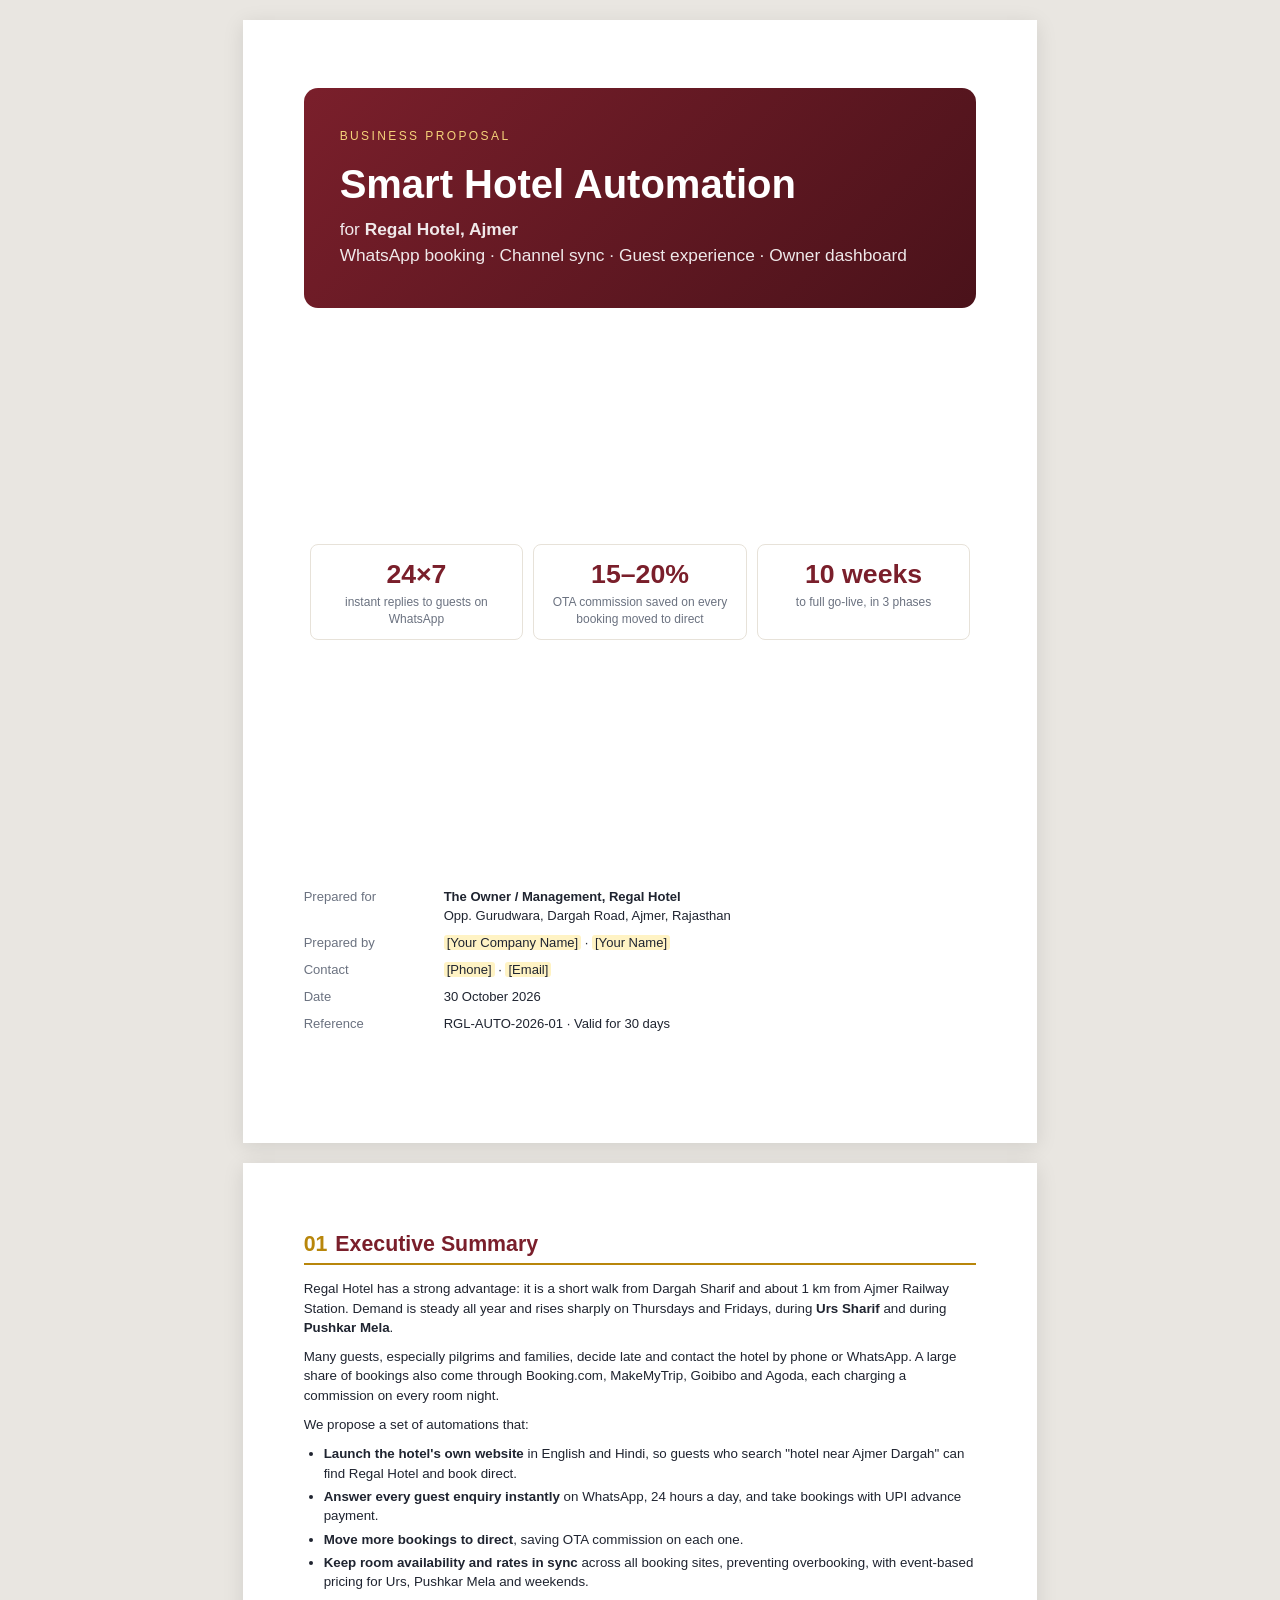
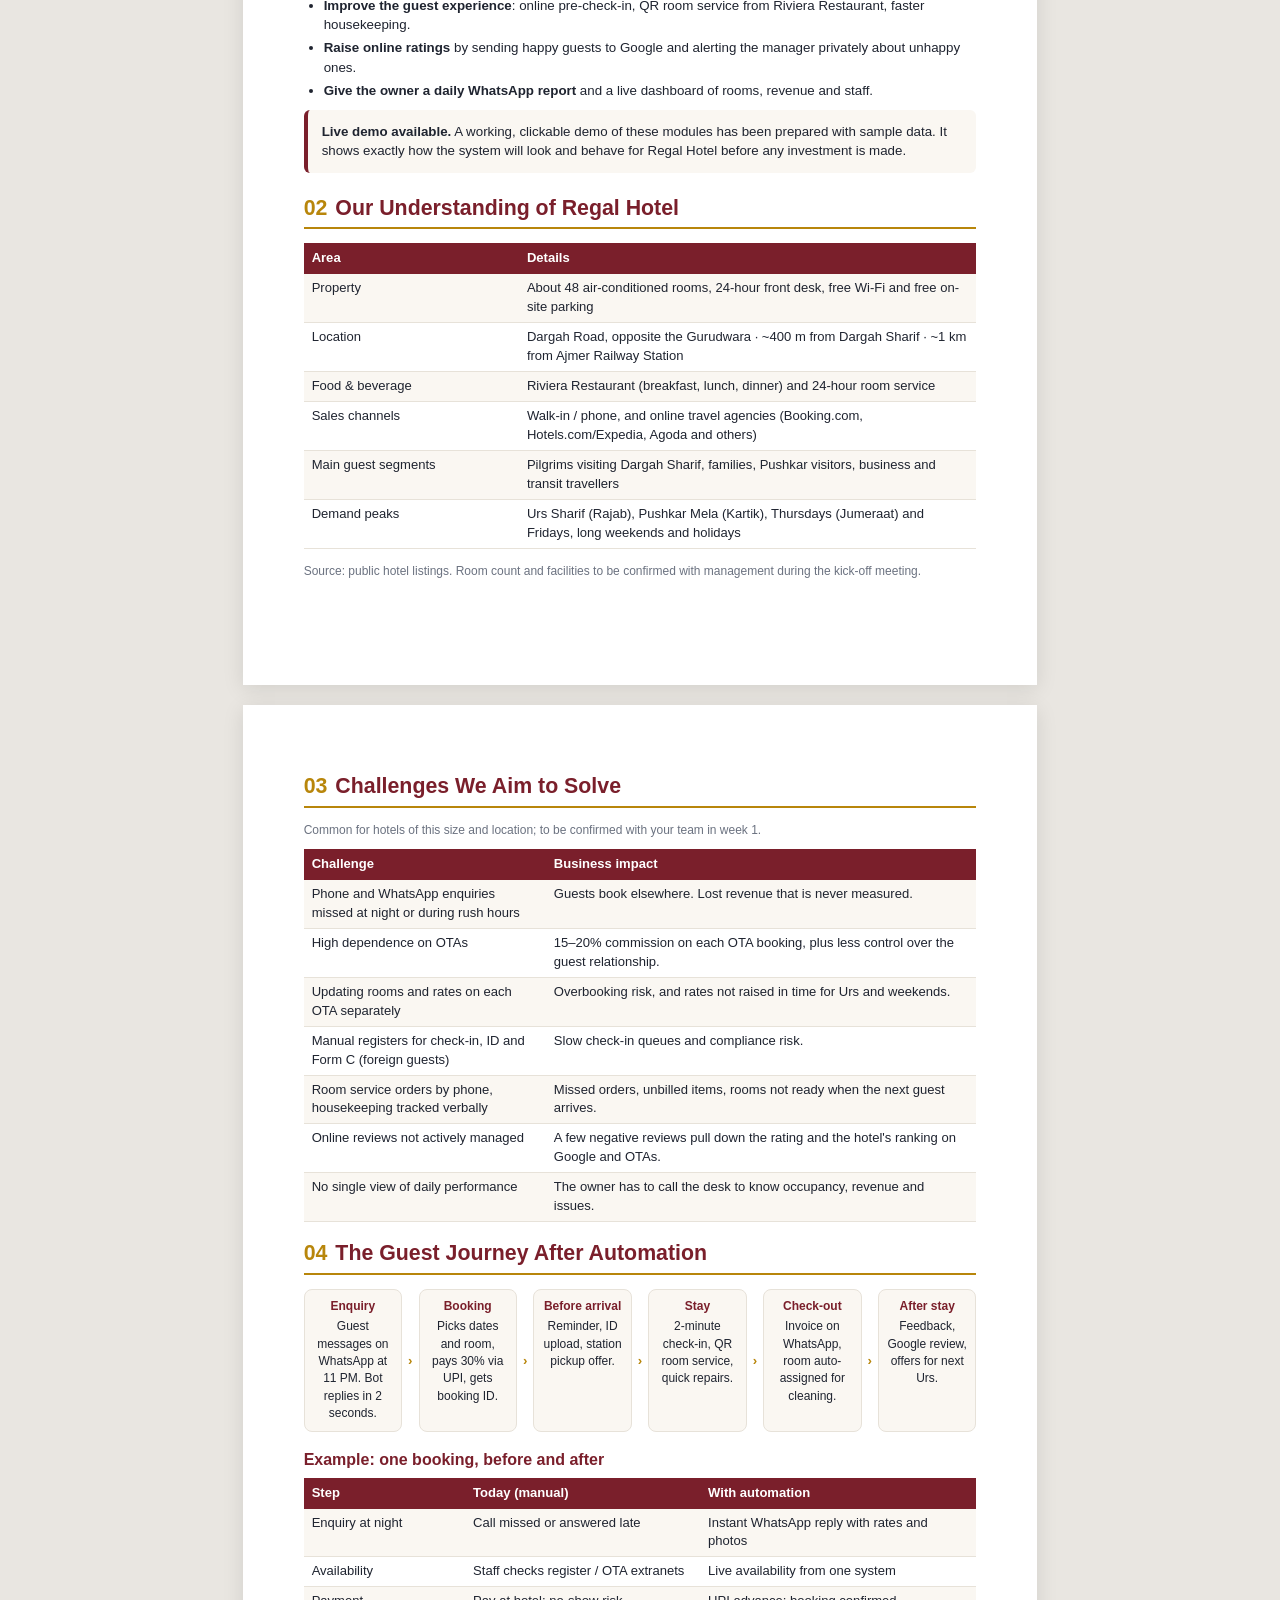
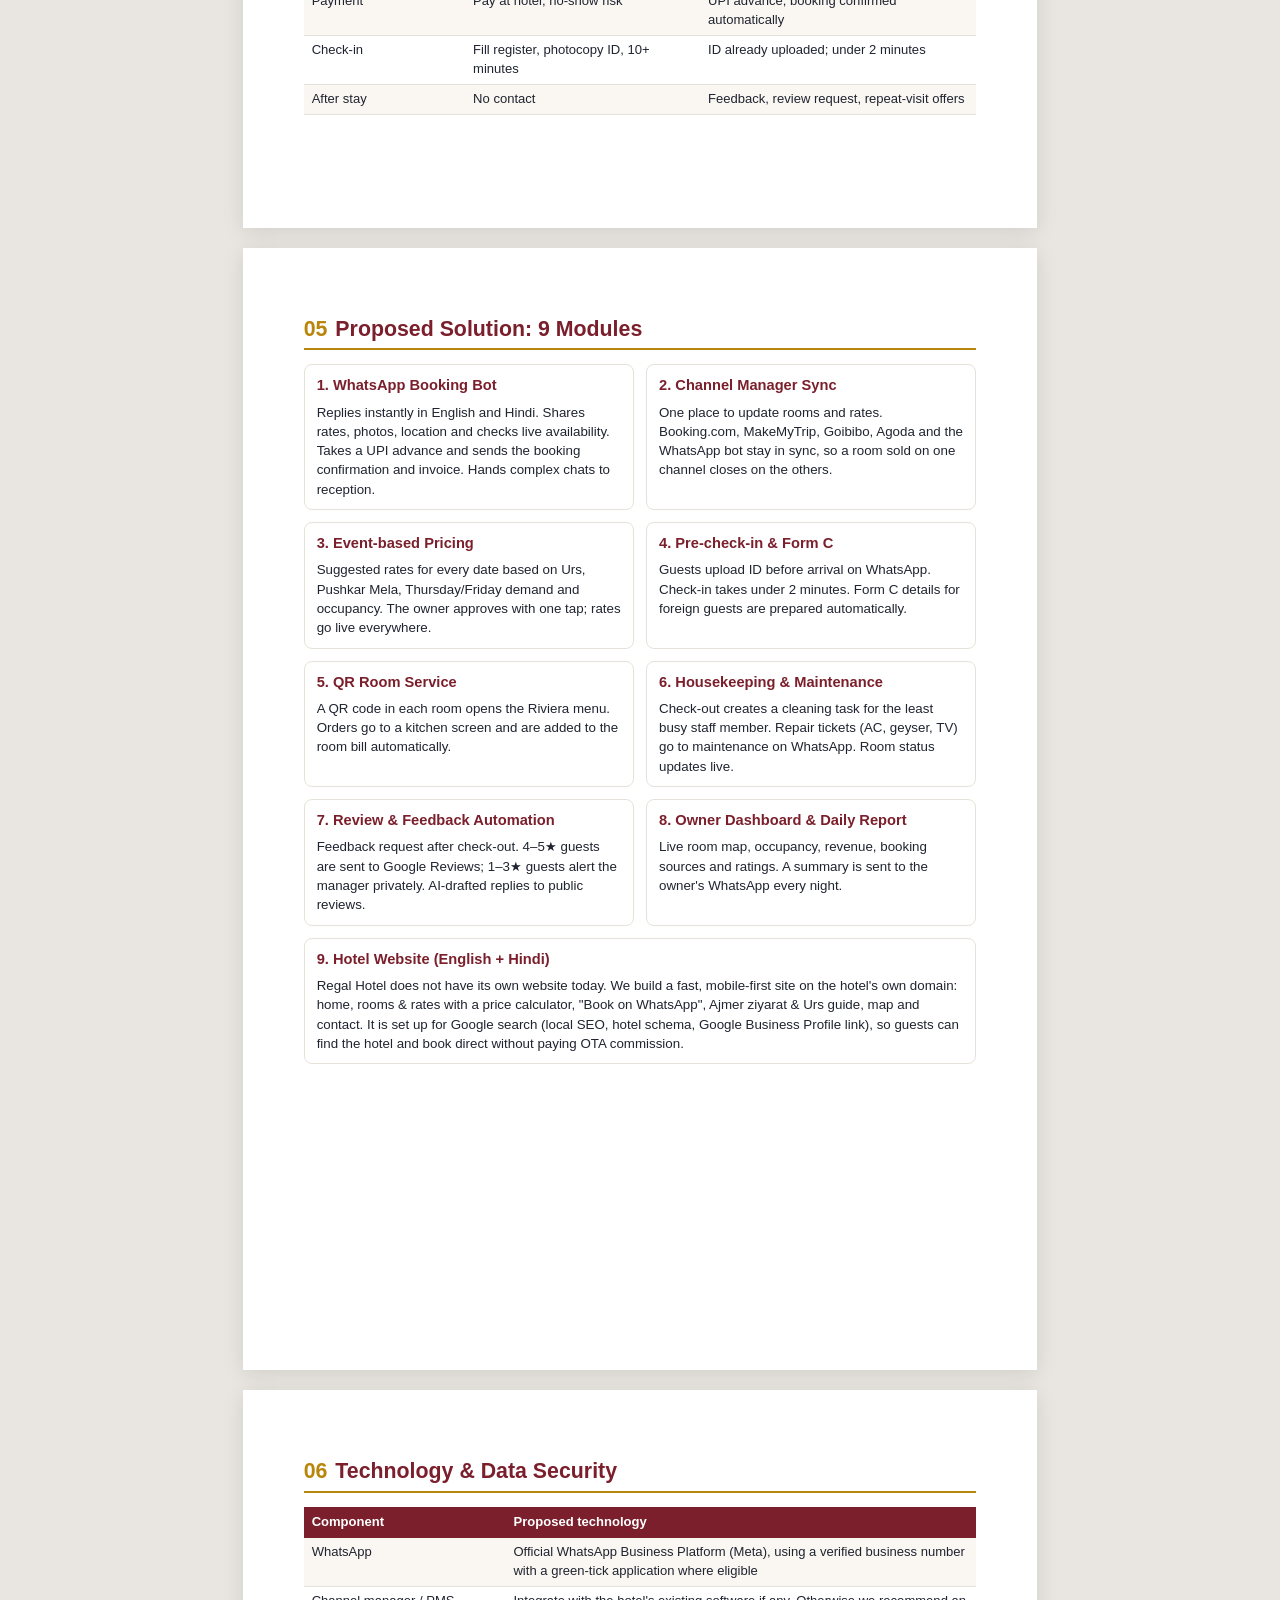
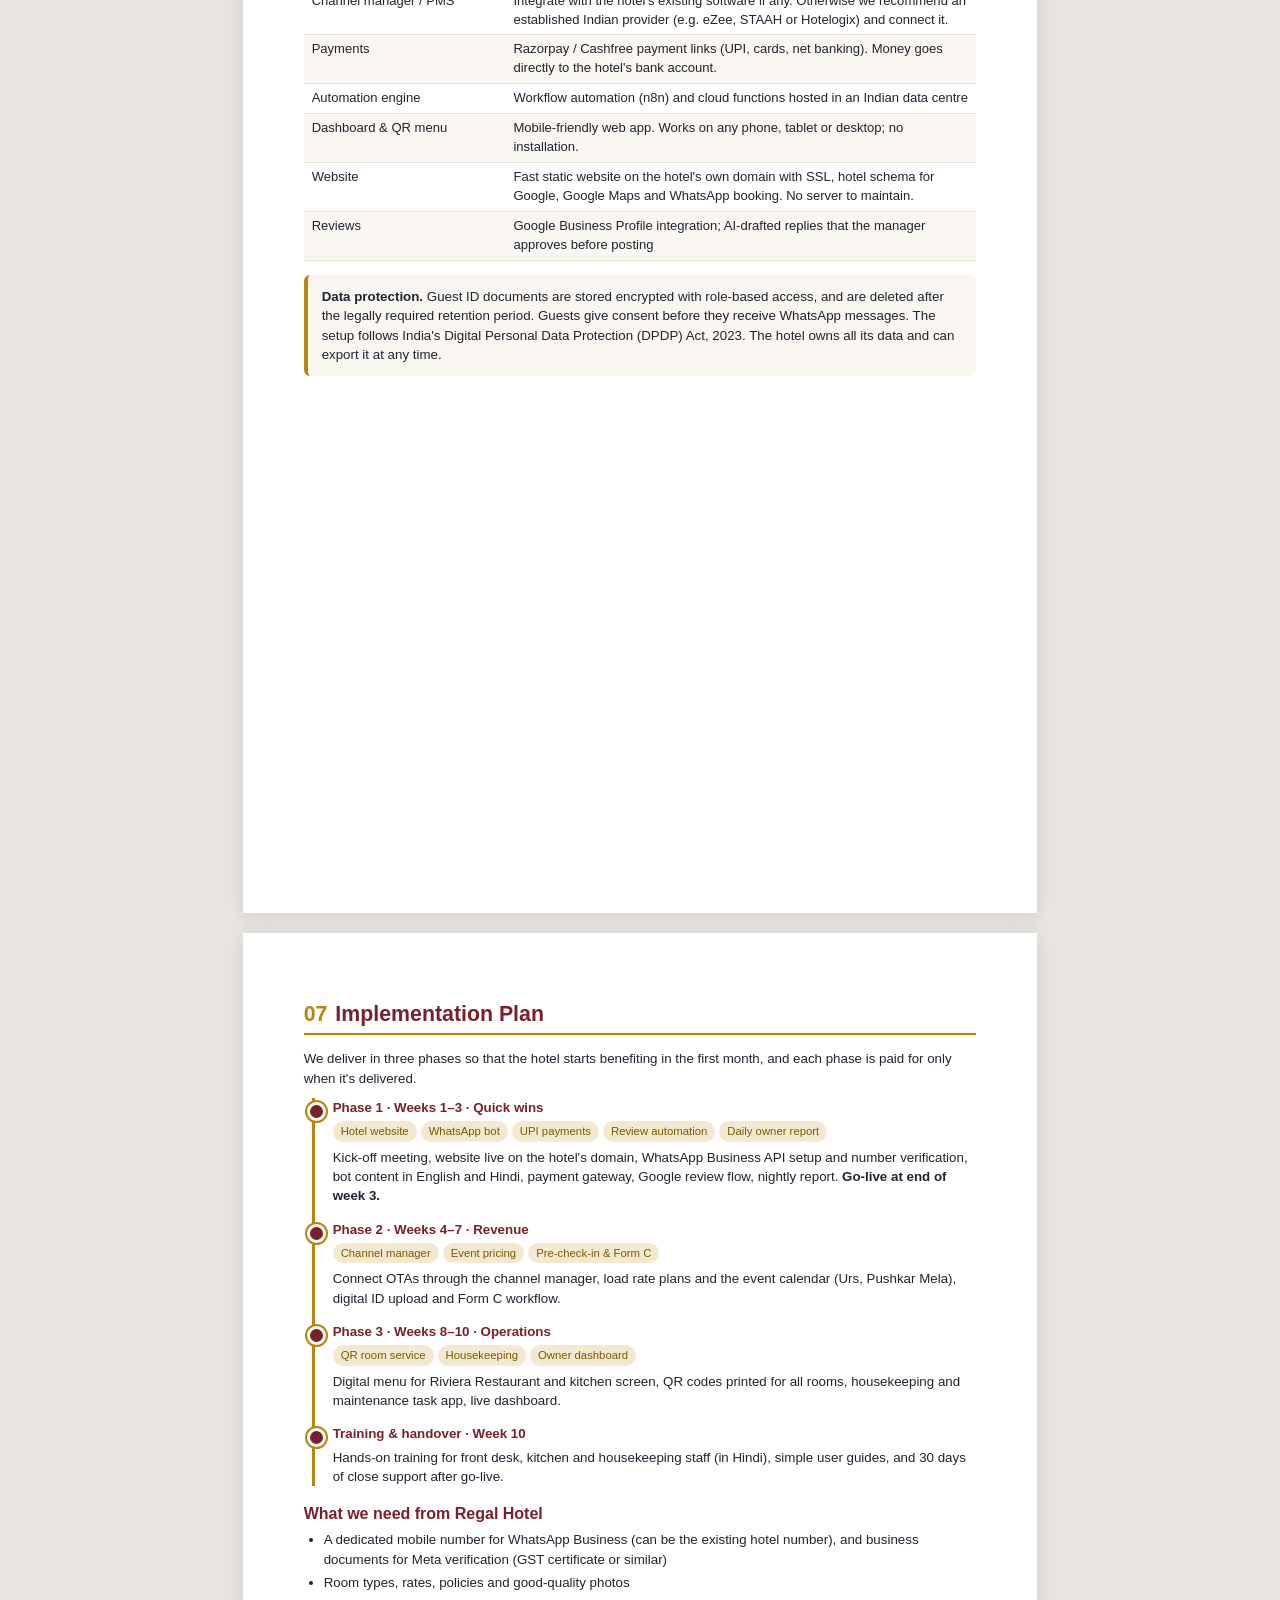
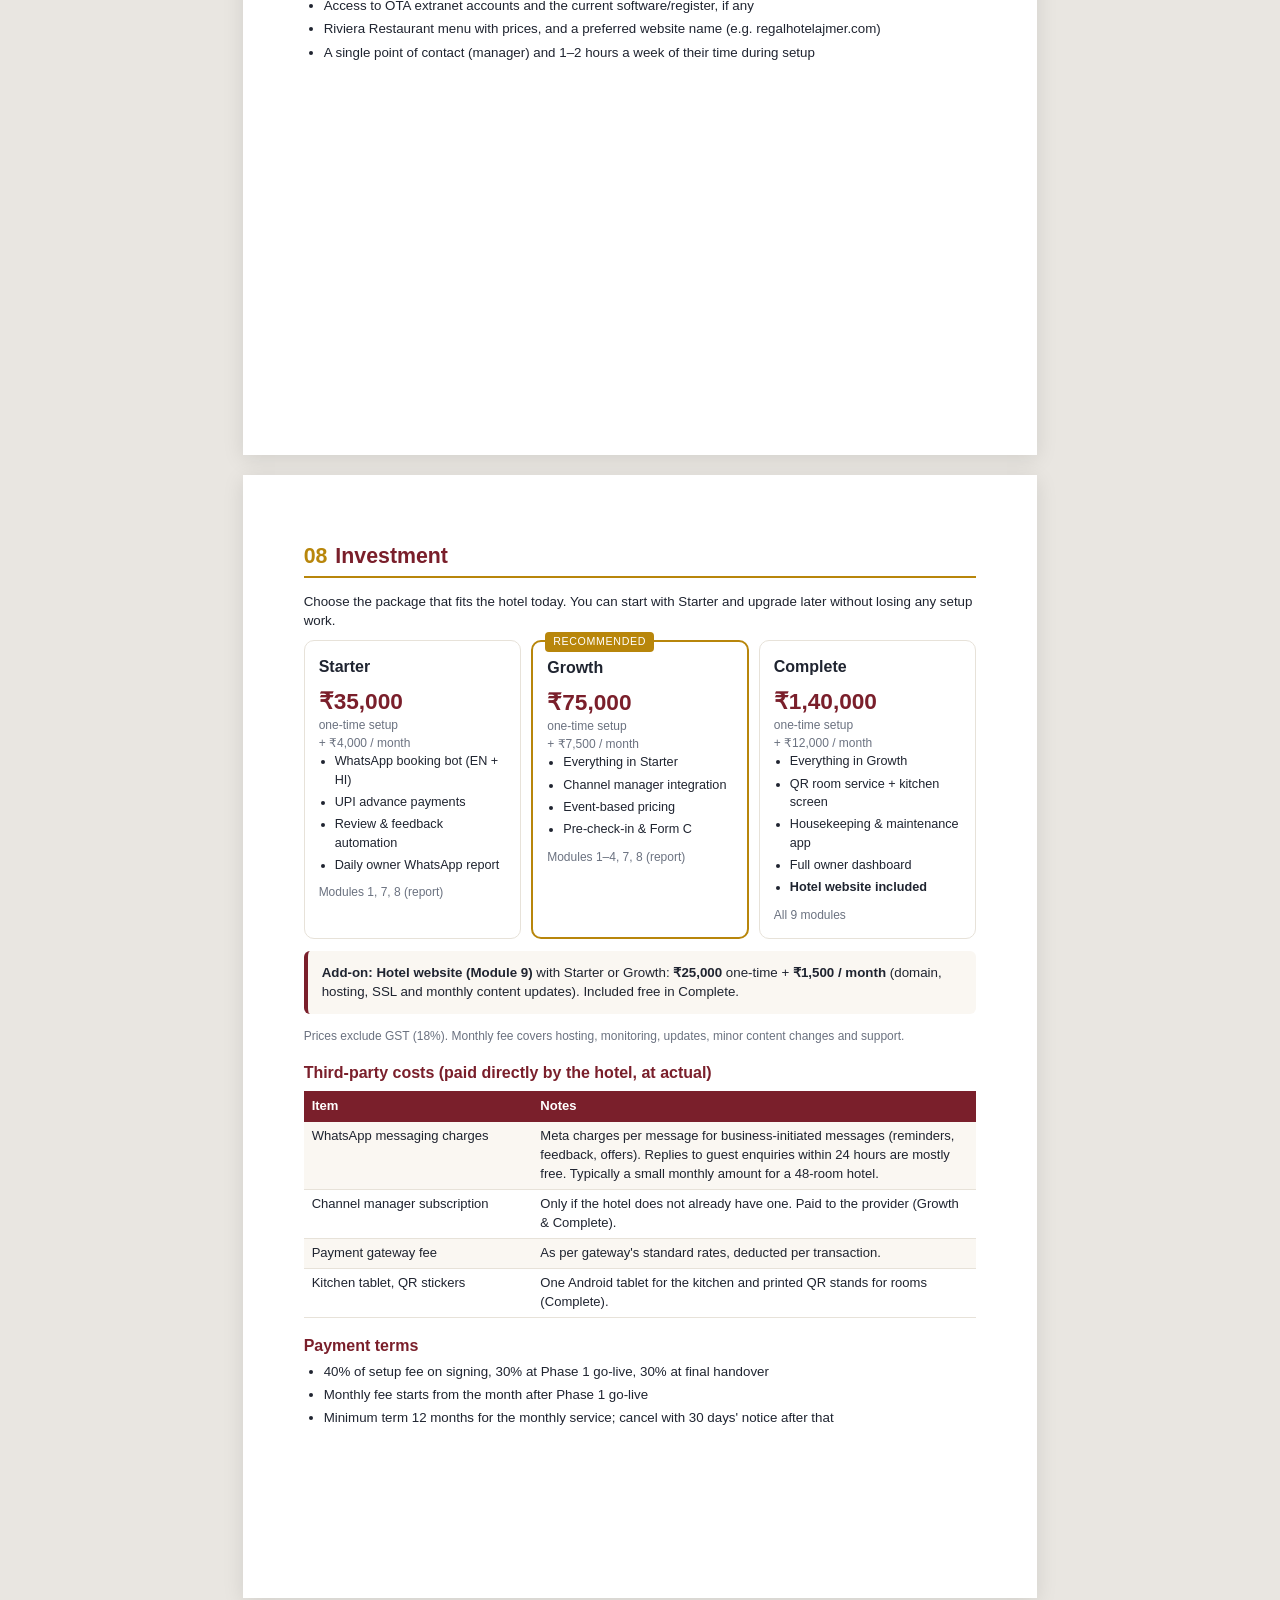
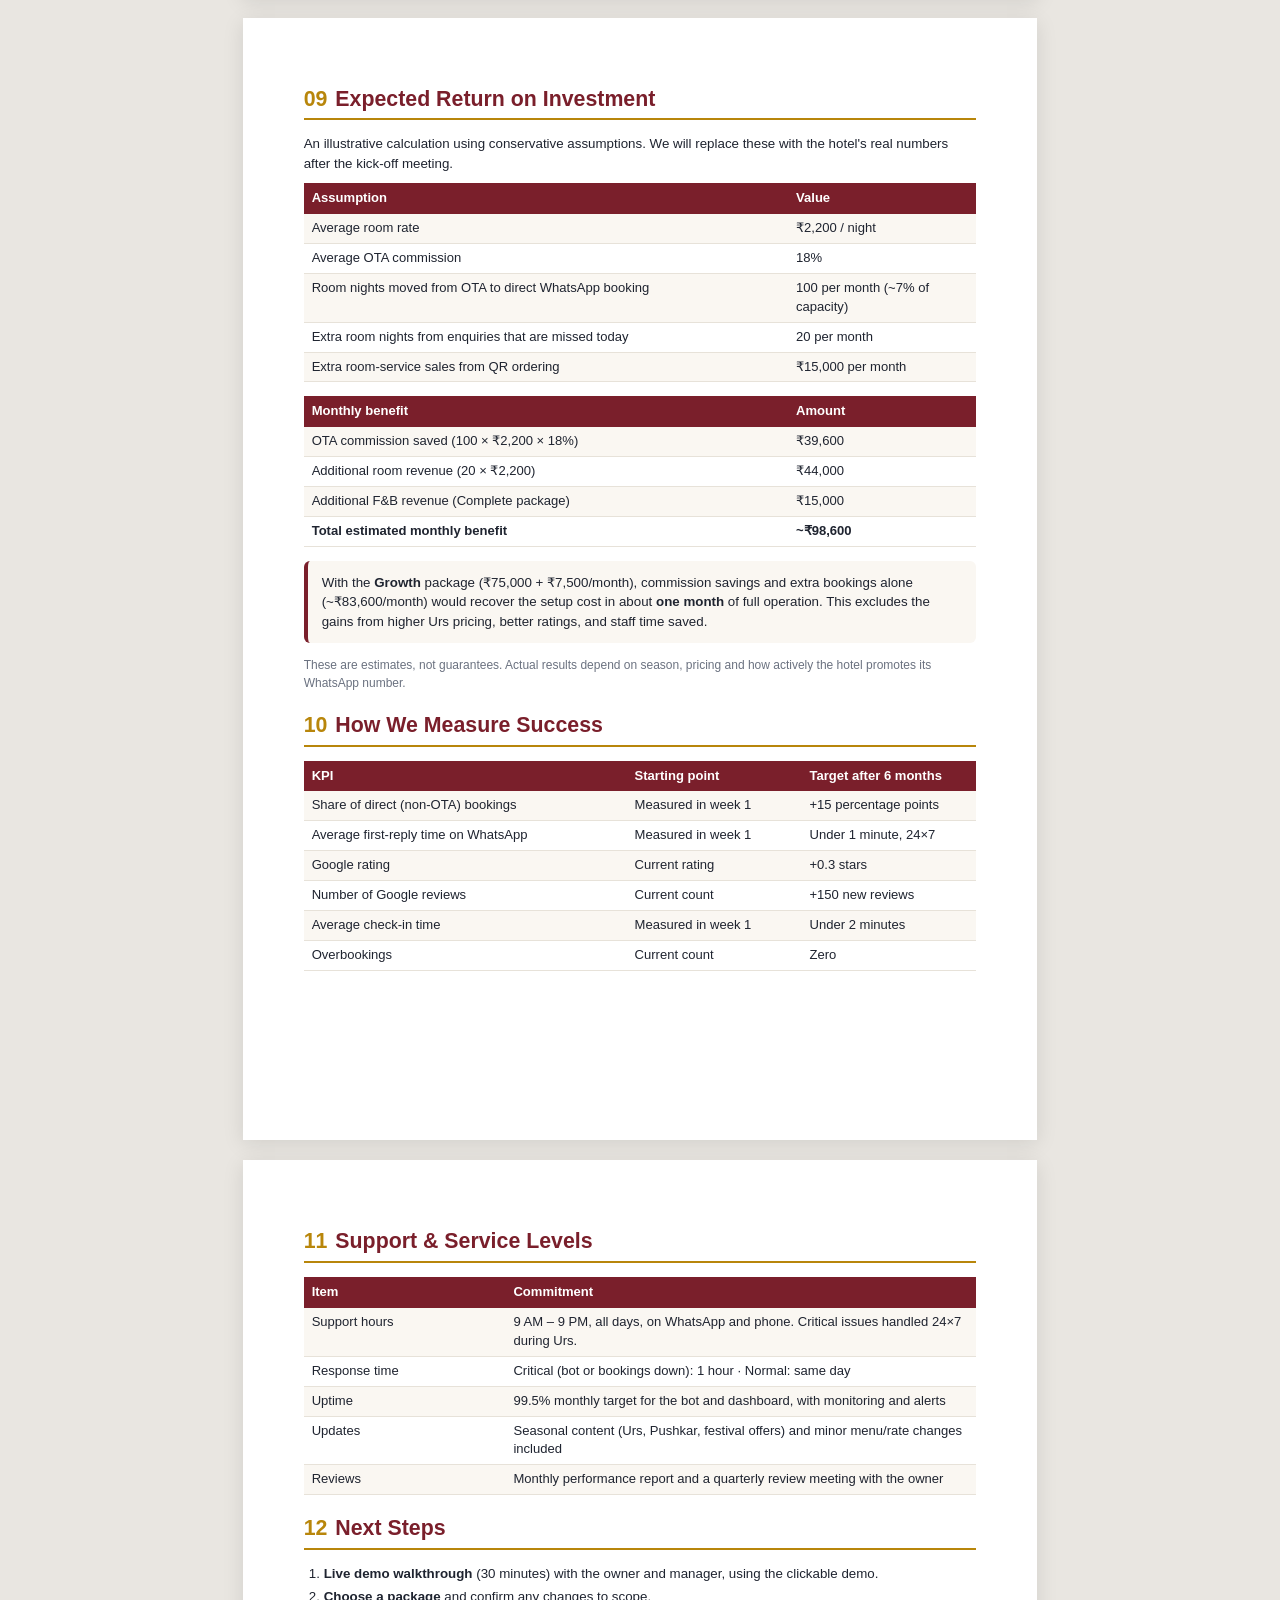
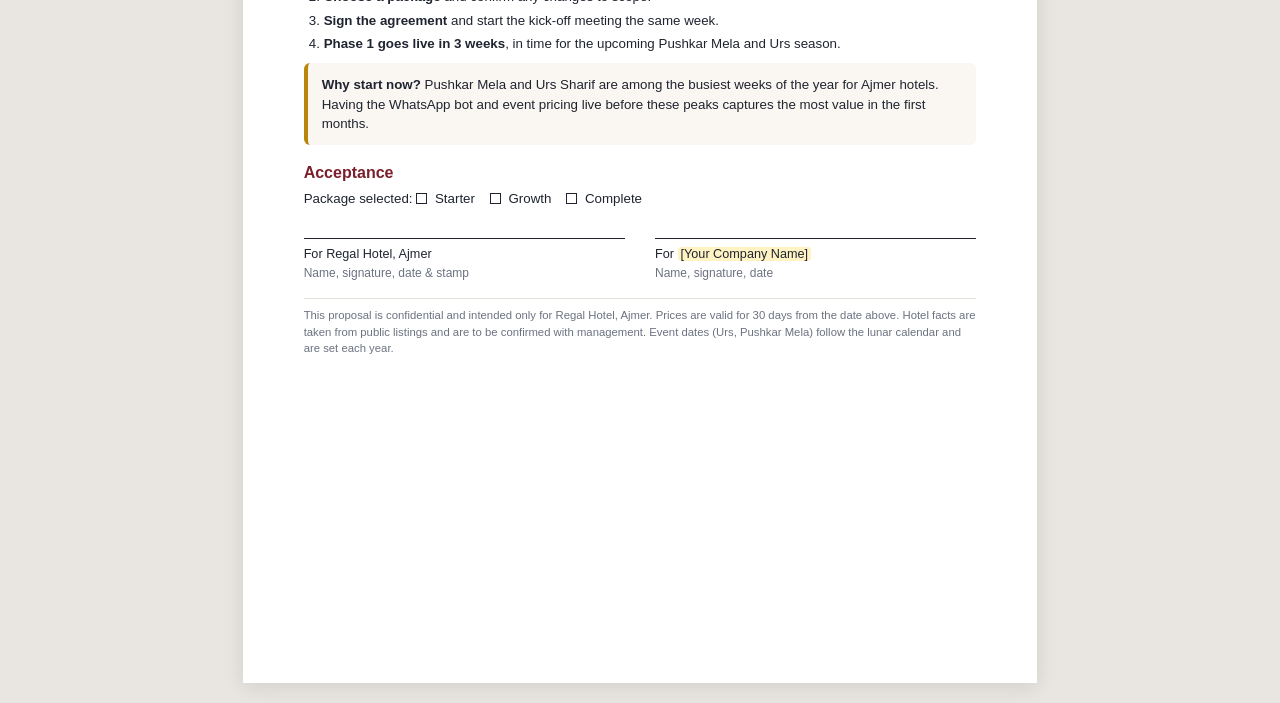
<file: proposal/proposal.html>
<!DOCTYPE html>
<html lang="en">
<head>
<meta charset="UTF-8" />
<title>Hotel Automation Proposal · Regal Hotel, Ajmer</title>
<style>
  @page { size: A4; margin: 18mm 16mm 18mm 16mm; }
  :root { --brand: #7a1f2b; --gold: #b8860b; --ink: #1f2430; --muted: #6b7280; --line: #e7e2d9; --soft: #faf7f2; }
  * { box-sizing: border-box; }
  body { font-family: "Segoe UI", "Noto Sans", Roboto, Arial, sans-serif; color: var(--ink); font-size: 10pt; line-height: 1.45; margin: 0; }
  .page { page-break-after: always; }
  .page:last-child { page-break-after: auto; }
  h1, h2, h3 { color: var(--brand); line-height: 1.25; }
  h2 { font-size: 16pt; border-bottom: 2px solid var(--gold); padding-bottom: 6px; margin: 0 0 14px; }
  h2 .num { color: var(--gold); margin-right: 8px; }
  h3 { font-size: 12pt; margin: 18px 0 6px; }
  p { margin: 0 0 10px; }
  ul, ol { margin: 0 0 10px; padding-left: 20px; }
  li { margin-bottom: 4px; }
  table { width: 100%; border-collapse: collapse; margin: 8px 0 14px; font-size: 9.8pt; page-break-inside: avoid; }
  th { background: var(--brand); color: #fff; text-align: left; padding: 6px 8px; font-weight: 600; }
  td { padding: 5px 8px; border-bottom: 1px solid var(--line); vertical-align: top; }
  tr:nth-child(even) td { background: var(--soft); }
  .muted { color: var(--muted); }
  .small { font-size: 9pt; }
  .box { background: var(--soft); border-left: 4px solid var(--gold); padding: 12px 14px; border-radius: 6px; margin: 10px 0 14px; page-break-inside: avoid; }
  .box.brand { border-left-color: var(--brand); }
  .grid { display: grid; grid-template-columns: 1fr 1fr; gap: 12px; }
  .grid3 { display: grid; grid-template-columns: 1fr 1fr 1fr; gap: 10px; }
  .tile { border: 1px solid var(--line); border-radius: 8px; padding: 10px 12px; page-break-inside: avoid; }
  .tile h4 { margin: 0 0 6px; color: var(--brand); font-size: 11pt; }
  .tile .ico { font-size: 18pt; }
  .tag { display: inline-block; font-size: 8.5pt; padding: 2px 8px; border-radius: 99px; background: #f3e8d0; color: #7c5a00; margin-right: 4px; }
  .price { font-size: 17pt; font-weight: 700; color: var(--brand); }
  .pkg { border: 1px solid var(--line); border-radius: 10px; padding: 14px; page-break-inside: avoid; }
  .pkg.rec { border: 2px solid var(--gold); position: relative; }
  .pkg.rec::before { content: "RECOMMENDED"; position: absolute; top: -10px; left: 12px; background: var(--gold); color: #fff; font-size: 8pt; padding: 2px 8px; border-radius: 4px; letter-spacing: .06em; }
  .pkg h4 { margin: 0 0 6px; font-size: 12pt; }
  .pkg ul { padding-left: 16px; font-size: 9.5pt; }
  .cb { display: inline-block; width: 11px; height: 11px; border: 1.5px solid var(--ink); vertical-align: -1px; margin-right: 4px; }
  .placeholder { background: #fff3c4; padding: 0 3px; border-radius: 3px; }

  /* Cover */
  .cover { height: 255mm; display: flex; flex-direction: column; justify-content: space-between; }
  .cover-top { background: linear-gradient(135deg, #7a1f2b, #4a121a); color: #fff; border-radius: 14px; padding: 40px 36px; }
  .cover-top .eyebrow { letter-spacing: .2em; font-size: 9pt; color: #f5d27a; }
  .cover-top h1 { color: #fff; font-size: 30pt; margin: 14px 0 8px; }
  .cover-top .sub { font-size: 13pt; opacity: .9; }
  .cover-mid { padding: 0 6px; }
  .cover-mid .grid3 .tile { text-align: center; }
  .cover-mid .big { font-size: 20pt; font-weight: 700; color: var(--brand); }
  .meta-table td { border: 0; padding: 4px 0; background: none !important; }
  .meta-table td:first-child { color: var(--muted); width: 140px; }

  .timeline { border-left: 3px solid var(--gold); margin-left: 8px; padding-left: 18px; }
  .timeline .ph { position: relative; margin-bottom: 14px; page-break-inside: avoid; }
  .timeline .ph::before { content: ""; position: absolute; left: -26px; top: 4px; width: 13px; height: 13px; border-radius: 50%; background: var(--brand); border: 3px solid #fff; box-shadow: 0 0 0 2px var(--gold); }
  .timeline .ph h4 { margin: 0 0 4px; color: var(--brand); }

  .flow { display: flex; gap: 6px; align-items: stretch; margin: 10px 0 14px; }
  .flow .st { flex: 1; background: var(--soft); border: 1px solid var(--line); border-radius: 8px; padding: 8px; font-size: 9pt; text-align: center; }
  .flow .st b { display: block; color: var(--brand); margin-bottom: 3px; }
  .flow .ar { align-self: center; color: var(--gold); font-weight: 700; }

  .sign { display: grid; grid-template-columns: 1fr 1fr; gap: 30px; margin-top: 30px; }
  .sign div { border-top: 1px solid var(--ink); padding-top: 6px; font-size: 9.5pt; }
  footer.note { font-size: 8.5pt; color: var(--muted); margin-top: 16px; border-top: 1px solid var(--line); padding-top: 8px; }
  @media screen { body { background: #e9e6e1; } .page { background: #fff; width: 210mm; min-height: 297mm; margin: 20px auto; padding: 18mm 16mm; box-shadow: 0 4px 20px rgba(0,0,0,.1); } .cover { height: auto; min-height: 255mm; } }
</style>
</head>
<body>

<!-- ============ COVER ============ -->
<section class="page">
  <div class="cover">
    <div class="cover-top">
      <div class="eyebrow">BUSINESS PROPOSAL</div>
      <h1>Smart Hotel Automation</h1>
      <div class="sub">for <b>Regal Hotel, Ajmer</b><br>WhatsApp booking · Channel sync · Guest experience · Owner dashboard</div>
    </div>

    <div class="cover-mid">
      <div class="grid3">
        <div class="tile"><div class="big">24×7</div><div class="small muted">instant replies to guests on WhatsApp</div></div>
        <div class="tile"><div class="big">15–20%</div><div class="small muted">OTA commission saved on every booking moved to direct</div></div>
        <div class="tile"><div class="big">10 weeks</div><div class="small muted">to full go-live, in 3 phases</div></div>
      </div>
    </div>

    <div>
      <table class="meta-table">
        <tr><td>Prepared for</td><td><b>The Owner / Management, Regal Hotel</b><br>Opp. Gurudwara, Dargah Road, Ajmer, Rajasthan</td></tr>
        <tr><td>Prepared by</td><td><span class="placeholder">[Your Company Name]</span> · <span class="placeholder">[Your Name]</span></td></tr>
        <tr><td>Contact</td><td><span class="placeholder">[Phone]</span> · <span class="placeholder">[Email]</span></td></tr>
        <tr><td>Date</td><td>30 October 2026</td></tr>
        <tr><td>Reference</td><td>RGL-AUTO-2026-01 · Valid for 30 days</td></tr>
      </table>
    </div>
  </div>
</section>

<!-- ============ 1 & 2 ============ -->
<section class="page">
  <h2><span class="num">01</span>Executive Summary</h2>
  <p>Regal Hotel has a strong advantage: it is a short walk from Dargah Sharif and about 1 km from Ajmer Railway Station. Demand is steady all year and rises sharply on Thursdays and Fridays, during <b>Urs Sharif</b> and during <b>Pushkar Mela</b>.</p>
  <p>Many guests, especially pilgrims and families, decide late and contact the hotel by phone or WhatsApp. A large share of bookings also come through Booking.com, MakeMyTrip, Goibibo and Agoda, each charging a commission on every room night.</p>
  <p>We propose a set of automations that:</p>
  <ul>
    <li><b>Launch the hotel's own website</b> in English and Hindi, so guests who search "hotel near Ajmer Dargah" can find Regal Hotel and book direct.</li>
    <li><b>Answer every guest enquiry instantly</b> on WhatsApp, 24 hours a day, and take bookings with UPI advance payment.</li>
    <li><b>Move more bookings to direct</b>, saving OTA commission on each one.</li>
    <li><b>Keep room availability and rates in sync</b> across all booking sites, preventing overbooking, with event-based pricing for Urs, Pushkar Mela and weekends.</li>
    <li><b>Improve the guest experience</b>: online pre-check-in, QR room service from Riviera Restaurant, faster housekeeping.</li>
    <li><b>Raise online ratings</b> by sending happy guests to Google and alerting the manager privately about unhappy ones.</li>
    <li><b>Give the owner a daily WhatsApp report</b> and a live dashboard of rooms, revenue and staff.</li>
  </ul>
  <div class="box brand">
    <b>Live demo available.</b> A working, clickable demo of these modules has been prepared with sample data. It shows exactly how the system will look and behave for Regal Hotel before any investment is made.
  </div>

  <h2 style="margin-top:22px"><span class="num">02</span>Our Understanding of Regal Hotel</h2>
  <table>
    <tr><th style="width:32%">Area</th><th>Details</th></tr>
    <tr><td>Property</td><td>About 48 air-conditioned rooms, 24-hour front desk, free Wi-Fi and free on-site parking</td></tr>
    <tr><td>Location</td><td>Dargah Road, opposite the Gurudwara · ~400 m from Dargah Sharif · ~1 km from Ajmer Railway Station</td></tr>
    <tr><td>Food & beverage</td><td>Riviera Restaurant (breakfast, lunch, dinner) and 24-hour room service</td></tr>
    <tr><td>Sales channels</td><td>Walk-in / phone, and online travel agencies (Booking.com, Hotels.com/Expedia, Agoda and others)</td></tr>
    <tr><td>Main guest segments</td><td>Pilgrims visiting Dargah Sharif, families, Pushkar visitors, business and transit travellers</td></tr>
    <tr><td>Demand peaks</td><td>Urs Sharif (Rajab), Pushkar Mela (Kartik), Thursdays (Jumeraat) and Fridays, long weekends and holidays</td></tr>
  </table>
  <p class="small muted">Source: public hotel listings. Room count and facilities to be confirmed with management during the kick-off meeting.</p>
</section>

<!-- ============ 3 & 4 ============ -->
<section class="page">
  <h2><span class="num">03</span>Challenges We Aim to Solve</h2>
  <p class="small muted">Common for hotels of this size and location; to be confirmed with your team in week 1.</p>
  <table>
    <tr><th style="width:36%">Challenge</th><th>Business impact</th></tr>
    <tr><td>Phone and WhatsApp enquiries missed at night or during rush hours</td><td>Guests book elsewhere. Lost revenue that is never measured.</td></tr>
    <tr><td>High dependence on OTAs</td><td>15–20% commission on each OTA booking, plus less control over the guest relationship.</td></tr>
    <tr><td>Updating rooms and rates on each OTA separately</td><td>Overbooking risk, and rates not raised in time for Urs and weekends.</td></tr>
    <tr><td>Manual registers for check-in, ID and Form C (foreign guests)</td><td>Slow check-in queues and compliance risk.</td></tr>
    <tr><td>Room service orders by phone, housekeeping tracked verbally</td><td>Missed orders, unbilled items, rooms not ready when the next guest arrives.</td></tr>
    <tr><td>Online reviews not actively managed</td><td>A few negative reviews pull down the rating and the hotel's ranking on Google and OTAs.</td></tr>
    <tr><td>No single view of daily performance</td><td>The owner has to call the desk to know occupancy, revenue and issues.</td></tr>
  </table>

  <h2 style="margin-top:18px"><span class="num">04</span>The Guest Journey After Automation</h2>
  <div class="flow">
    <div class="st"><b>Enquiry</b>Guest messages on WhatsApp at 11 PM. Bot replies in 2 seconds.</div><div class="ar">›</div>
    <div class="st"><b>Booking</b>Picks dates and room, pays 30% via UPI, gets booking ID.</div><div class="ar">›</div>
    <div class="st"><b>Before arrival</b>Reminder, ID upload, station pickup offer.</div><div class="ar">›</div>
    <div class="st"><b>Stay</b>2-minute check-in, QR room service, quick repairs.</div><div class="ar">›</div>
    <div class="st"><b>Check-out</b>Invoice on WhatsApp, room auto-assigned for cleaning.</div><div class="ar">›</div>
    <div class="st"><b>After stay</b>Feedback, Google review, offers for next Urs.</div>
  </div>

  <h3>Example: one booking, before and after</h3>
  <table>
    <tr><th style="width:24%">Step</th><th>Today (manual)</th><th>With automation</th></tr>
    <tr><td>Enquiry at night</td><td>Call missed or answered late</td><td>Instant WhatsApp reply with rates and photos</td></tr>
    <tr><td>Availability</td><td>Staff checks register / OTA extranets</td><td>Live availability from one system</td></tr>
    <tr><td>Payment</td><td>Pay at hotel; no-show risk</td><td>UPI advance; booking confirmed automatically</td></tr>
    <tr><td>Check-in</td><td>Fill register, photocopy ID, 10+ minutes</td><td>ID already uploaded; under 2 minutes</td></tr>
    <tr><td>After stay</td><td>No contact</td><td>Feedback, review request, repeat-visit offers</td></tr>
  </table>

</section>

<section class="page">
  <h2><span class="num">05</span>Proposed Solution: 9 Modules</h2>
  <div class="grid">
    <div class="tile"><h4>1. WhatsApp Booking Bot</h4>Replies instantly in English and Hindi. Shares rates, photos, location and checks live availability. Takes a UPI advance and sends the booking confirmation and invoice. Hands complex chats to reception.</div>
    <div class="tile"><h4>2. Channel Manager Sync</h4>One place to update rooms and rates. Booking.com, MakeMyTrip, Goibibo, Agoda and the WhatsApp bot stay in sync, so a room sold on one channel closes on the others.</div>
    <div class="tile"><h4>3. Event-based Pricing</h4>Suggested rates for every date based on Urs, Pushkar Mela, Thursday/Friday demand and occupancy. The owner approves with one tap; rates go live everywhere.</div>
    <div class="tile"><h4>4. Pre-check-in & Form C</h4>Guests upload ID before arrival on WhatsApp. Check-in takes under 2 minutes. Form C details for foreign guests are prepared automatically.</div>
    <div class="tile"><h4>5. QR Room Service</h4>A QR code in each room opens the Riviera menu. Orders go to a kitchen screen and are added to the room bill automatically.</div>
    <div class="tile"><h4>6. Housekeeping & Maintenance</h4>Check-out creates a cleaning task for the least busy staff member. Repair tickets (AC, geyser, TV) go to maintenance on WhatsApp. Room status updates live.</div>
    <div class="tile"><h4>7. Review & Feedback Automation</h4>Feedback request after check-out. 4–5★ guests are sent to Google Reviews; 1–3★ guests alert the manager privately. AI-drafted replies to public reviews.</div>
    <div class="tile"><h4>8. Owner Dashboard & Daily Report</h4>Live room map, occupancy, revenue, booking sources and ratings. A summary is sent to the owner's WhatsApp every night.</div>
    <div class="tile" style="grid-column:1/-1"><h4>9. Hotel Website (English + Hindi)</h4>Regal Hotel does not have its own website today. We build a fast, mobile-first site on the hotel's own domain: home, rooms & rates with a price calculator, "Book on WhatsApp", Ajmer ziyarat & Urs guide, map and contact. It is set up for Google search (local SEO, hotel schema, Google Business Profile link), so guests can find the hotel and book direct without paying OTA commission.</div>
  </div>
</section>

<!-- ============ 5 & 6 ============ -->
<section class="page">
  <h2><span class="num">06</span>Technology & Data Security</h2>
  <table>
    <tr><th style="width:30%">Component</th><th>Proposed technology</th></tr>
    <tr><td>WhatsApp</td><td>Official WhatsApp Business Platform (Meta), using a verified business number with a green-tick application where eligible</td></tr>
    <tr><td>Channel manager / PMS</td><td>Integrate with the hotel's existing software if any. Otherwise we recommend an established Indian provider (e.g. eZee, STAAH or Hotelogix) and connect it.</td></tr>
    <tr><td>Payments</td><td>Razorpay / Cashfree payment links (UPI, cards, net banking). Money goes directly to the hotel's bank account.</td></tr>
    <tr><td>Automation engine</td><td>Workflow automation (n8n) and cloud functions hosted in an Indian data centre</td></tr>
    <tr><td>Dashboard & QR menu</td><td>Mobile-friendly web app. Works on any phone, tablet or desktop; no installation.</td></tr>
    <tr><td>Website</td><td>Fast static website on the hotel's own domain with SSL, hotel schema for Google, Google Maps and WhatsApp booking. No server to maintain.</td></tr>
    <tr><td>Reviews</td><td>Google Business Profile integration; AI-drafted replies that the manager approves before posting</td></tr>
  </table>
  <div class="box">
    <b>Data protection.</b> Guest ID documents are stored encrypted with role-based access, and are deleted after the legally required retention period. Guests give consent before they receive WhatsApp messages. The setup follows India's Digital Personal Data Protection (DPDP) Act, 2023. The hotel owns all its data and can export it at any time.
  </div>
</section>

<!-- ============ 7 ============ -->
<section class="page">
  <h2><span class="num">07</span>Implementation Plan</h2>
  <p>We deliver in three phases so that the hotel starts benefiting in the first month, and each phase is paid for only when it's delivered.</p>
  <div class="timeline">
    <div class="ph"><h4>Phase 1 · Weeks 1–3 · Quick wins</h4>
      <span class="tag">Hotel website</span><span class="tag">WhatsApp bot</span><span class="tag">UPI payments</span><span class="tag">Review automation</span><span class="tag">Daily owner report</span>
      <p style="margin-top:6px">Kick-off meeting, website live on the hotel's domain, WhatsApp Business API setup and number verification, bot content in English and Hindi, payment gateway, Google review flow, nightly report. <b>Go-live at end of week 3.</b></p></div>
    <div class="ph"><h4>Phase 2 · Weeks 4–7 · Revenue</h4>
      <span class="tag">Channel manager</span><span class="tag">Event pricing</span><span class="tag">Pre-check-in & Form C</span>
      <p style="margin-top:6px">Connect OTAs through the channel manager, load rate plans and the event calendar (Urs, Pushkar Mela), digital ID upload and Form C workflow.</p></div>
    <div class="ph"><h4>Phase 3 · Weeks 8–10 · Operations</h4>
      <span class="tag">QR room service</span><span class="tag">Housekeeping</span><span class="tag">Owner dashboard</span>
      <p style="margin-top:6px">Digital menu for Riviera Restaurant and kitchen screen, QR codes printed for all rooms, housekeeping and maintenance task app, live dashboard.</p></div>
    <div class="ph"><h4>Training & handover · Week 10</h4>
      <p>Hands-on training for front desk, kitchen and housekeeping staff (in Hindi), simple user guides, and 30 days of close support after go-live.</p></div>
  </div>

  <h3>What we need from Regal Hotel</h3>
  <ul>
    <li>A dedicated mobile number for WhatsApp Business (can be the existing hotel number), and business documents for Meta verification (GST certificate or similar)</li>
    <li>Room types, rates, policies and good-quality photos</li>
    <li>Access to OTA extranet accounts and the current software/register, if any</li>
    <li>Riviera Restaurant menu with prices, and a preferred website name (e.g. regalhotelajmer.com)</li>
    <li>A single point of contact (manager) and 1–2 hours a week of their time during setup</li>
  </ul>
</section>

<!-- ============ 8 ============ -->
<section class="page">
  <h2><span class="num">08</span>Investment</h2>
  <p>Choose the package that fits the hotel today. You can start with Starter and upgrade later without losing any setup work.</p>
  <div class="grid3">
    <div class="pkg">
      <h4>Starter</h4>
      <div class="price">₹35,000</div><div class="small muted">one-time setup<br>+ ₹4,000 / month</div>
      <ul>
        <li>WhatsApp booking bot (EN + HI)</li>
        <li>UPI advance payments</li>
        <li>Review & feedback automation</li>
        <li>Daily owner WhatsApp report</li>
      </ul>
      <div class="small muted">Modules 1, 7, 8 (report)</div>
    </div>
    <div class="pkg rec">
      <h4>Growth</h4>
      <div class="price">₹75,000</div><div class="small muted">one-time setup<br>+ ₹7,500 / month</div>
      <ul>
        <li>Everything in Starter</li>
        <li>Channel manager integration</li>
        <li>Event-based pricing</li>
        <li>Pre-check-in & Form C</li>
      </ul>
      <div class="small muted">Modules 1–4, 7, 8 (report)</div>
    </div>
    <div class="pkg">
      <h4>Complete</h4>
      <div class="price">₹1,40,000</div><div class="small muted">one-time setup<br>+ ₹12,000 / month</div>
      <ul>
        <li>Everything in Growth</li>
        <li>QR room service + kitchen screen</li>
        <li>Housekeeping & maintenance app</li>
        <li>Full owner dashboard</li>
        <li><b>Hotel website included</b></li>
      </ul>
      <div class="small muted">All 9 modules</div>
    </div>
  </div>
  <div class="box brand" style="margin-top:12px"><b>Add-on: Hotel website (Module 9)</b> with Starter or Growth: <b>₹25,000</b> one-time + <b>₹1,500 / month</b> (domain, hosting, SSL and monthly content updates). Included free in Complete.</div>
  <p class="small muted" style="margin-top:6px">Prices exclude GST (18%). Monthly fee covers hosting, monitoring, updates, minor content changes and support.</p>

  <h3>Third-party costs (paid directly by the hotel, at actual)</h3>
  <table>
    <tr><th style="width:34%">Item</th><th>Notes</th></tr>
    <tr><td>WhatsApp messaging charges</td><td>Meta charges per message for business-initiated messages (reminders, feedback, offers). Replies to guest enquiries within 24 hours are mostly free. Typically a small monthly amount for a 48-room hotel.</td></tr>
    <tr><td>Channel manager subscription</td><td>Only if the hotel does not already have one. Paid to the provider (Growth & Complete).</td></tr>
    <tr><td>Payment gateway fee</td><td>As per gateway's standard rates, deducted per transaction.</td></tr>
    <tr><td>Kitchen tablet, QR stickers</td><td>One Android tablet for the kitchen and printed QR stands for rooms (Complete).</td></tr>
  </table>

  <h3>Payment terms</h3>
  <ul>
    <li>40% of setup fee on signing, 30% at Phase 1 go-live, 30% at final handover</li>
    <li>Monthly fee starts from the month after Phase 1 go-live</li>
    <li>Minimum term 12 months for the monthly service; cancel with 30 days' notice after that</li>
  </ul>
</section>

<!-- ============ 9 & 10 ============ -->
<section class="page">
  <h2><span class="num">09</span>Expected Return on Investment</h2>
  <p>An illustrative calculation using conservative assumptions. We will replace these with the hotel's real numbers after the kick-off meeting.</p>
  <table>
    <tr><th>Assumption</th><th style="width:28%">Value</th></tr>
    <tr><td>Average room rate</td><td>₹2,200 / night</td></tr>
    <tr><td>Average OTA commission</td><td>18%</td></tr>
    <tr><td>Room nights moved from OTA to direct WhatsApp booking</td><td>100 per month (~7% of capacity)</td></tr>
    <tr><td>Extra room nights from enquiries that are missed today</td><td>20 per month</td></tr>
    <tr><td>Extra room-service sales from QR ordering</td><td>₹15,000 per month</td></tr>
  </table>
  <table>
    <tr><th>Monthly benefit</th><th style="width:28%">Amount</th></tr>
    <tr><td>OTA commission saved (100 × ₹2,200 × 18%)</td><td>₹39,600</td></tr>
    <tr><td>Additional room revenue (20 × ₹2,200)</td><td>₹44,000</td></tr>
    <tr><td>Additional F&B revenue (Complete package)</td><td>₹15,000</td></tr>
    <tr><td><b>Total estimated monthly benefit</b></td><td><b>~₹98,600</b></td></tr>
  </table>
  <div class="box brand">
    With the <b>Growth</b> package (₹75,000 + ₹7,500/month), commission savings and extra bookings alone (~₹83,600/month) would recover the setup cost in about <b>one month</b> of full operation. This excludes the gains from higher Urs pricing, better ratings, and staff time saved.
  </div>
  <p class="small muted">These are estimates, not guarantees. Actual results depend on season, pricing and how actively the hotel promotes its WhatsApp number.</p>

  <h2 style="margin-top:20px"><span class="num">10</span>How We Measure Success</h2>
  <table>
    <tr><th>KPI</th><th style="width:26%">Starting point</th><th style="width:26%">Target after 6 months</th></tr>
    <tr><td>Share of direct (non-OTA) bookings</td><td>Measured in week 1</td><td>+15 percentage points</td></tr>
    <tr><td>Average first-reply time on WhatsApp</td><td>Measured in week 1</td><td>Under 1 minute, 24×7</td></tr>
    <tr><td>Google rating</td><td>Current rating</td><td>+0.3 stars</td></tr>
    <tr><td>Number of Google reviews</td><td>Current count</td><td>+150 new reviews</td></tr>
    <tr><td>Average check-in time</td><td>Measured in week 1</td><td>Under 2 minutes</td></tr>
    <tr><td>Overbookings</td><td>Current count</td><td>Zero</td></tr>
  </table>
</section>

<!-- ============ 11 & 12 ============ -->
<section class="page">
  <h2><span class="num">11</span>Support & Service Levels</h2>
  <table>
    <tr><th style="width:30%">Item</th><th>Commitment</th></tr>
    <tr><td>Support hours</td><td>9 AM – 9 PM, all days, on WhatsApp and phone. Critical issues handled 24×7 during Urs.</td></tr>
    <tr><td>Response time</td><td>Critical (bot or bookings down): 1 hour · Normal: same day</td></tr>
    <tr><td>Uptime</td><td>99.5% monthly target for the bot and dashboard, with monitoring and alerts</td></tr>
    <tr><td>Updates</td><td>Seasonal content (Urs, Pushkar, festival offers) and minor menu/rate changes included</td></tr>
    <tr><td>Reviews</td><td>Monthly performance report and a quarterly review meeting with the owner</td></tr>
  </table>

  <h2 style="margin-top:20px"><span class="num">12</span>Next Steps</h2>
  <ol>
    <li><b>Live demo walkthrough</b> (30 minutes) with the owner and manager, using the clickable demo.</li>
    <li><b>Choose a package</b> and confirm any changes to scope.</li>
    <li><b>Sign the agreement</b> and start the kick-off meeting the same week.</li>
    <li><b>Phase 1 goes live in 3 weeks</b>, in time for the upcoming Pushkar Mela and Urs season.</li>
  </ol>

  <div class="box">
    <b>Why start now?</b> Pushkar Mela and Urs Sharif are among the busiest weeks of the year for Ajmer hotels. Having the WhatsApp bot and event pricing live before these peaks captures the most value in the first months.
  </div>

  <h3>Acceptance</h3>
  <p>Package selected: <span class="cb"></span> Starter &nbsp;&nbsp; <span class="cb"></span> Growth &nbsp;&nbsp; <span class="cb"></span> Complete</p>
  <div class="sign">
    <div>For Regal Hotel, Ajmer<br><span class="muted small">Name, signature, date & stamp</span></div>
    <div>For <span class="placeholder">[Your Company Name]</span><br><span class="muted small">Name, signature, date</span></div>
  </div>

  <footer class="note">This proposal is confidential and intended only for Regal Hotel, Ajmer. Prices are valid for 30 days from the date above. Hotel facts are taken from public listings and are to be confirmed with management. Event dates (Urs, Pushkar Mela) follow the lunar calendar and are set each year.</footer>
</section>

</body>
</html>
</file>
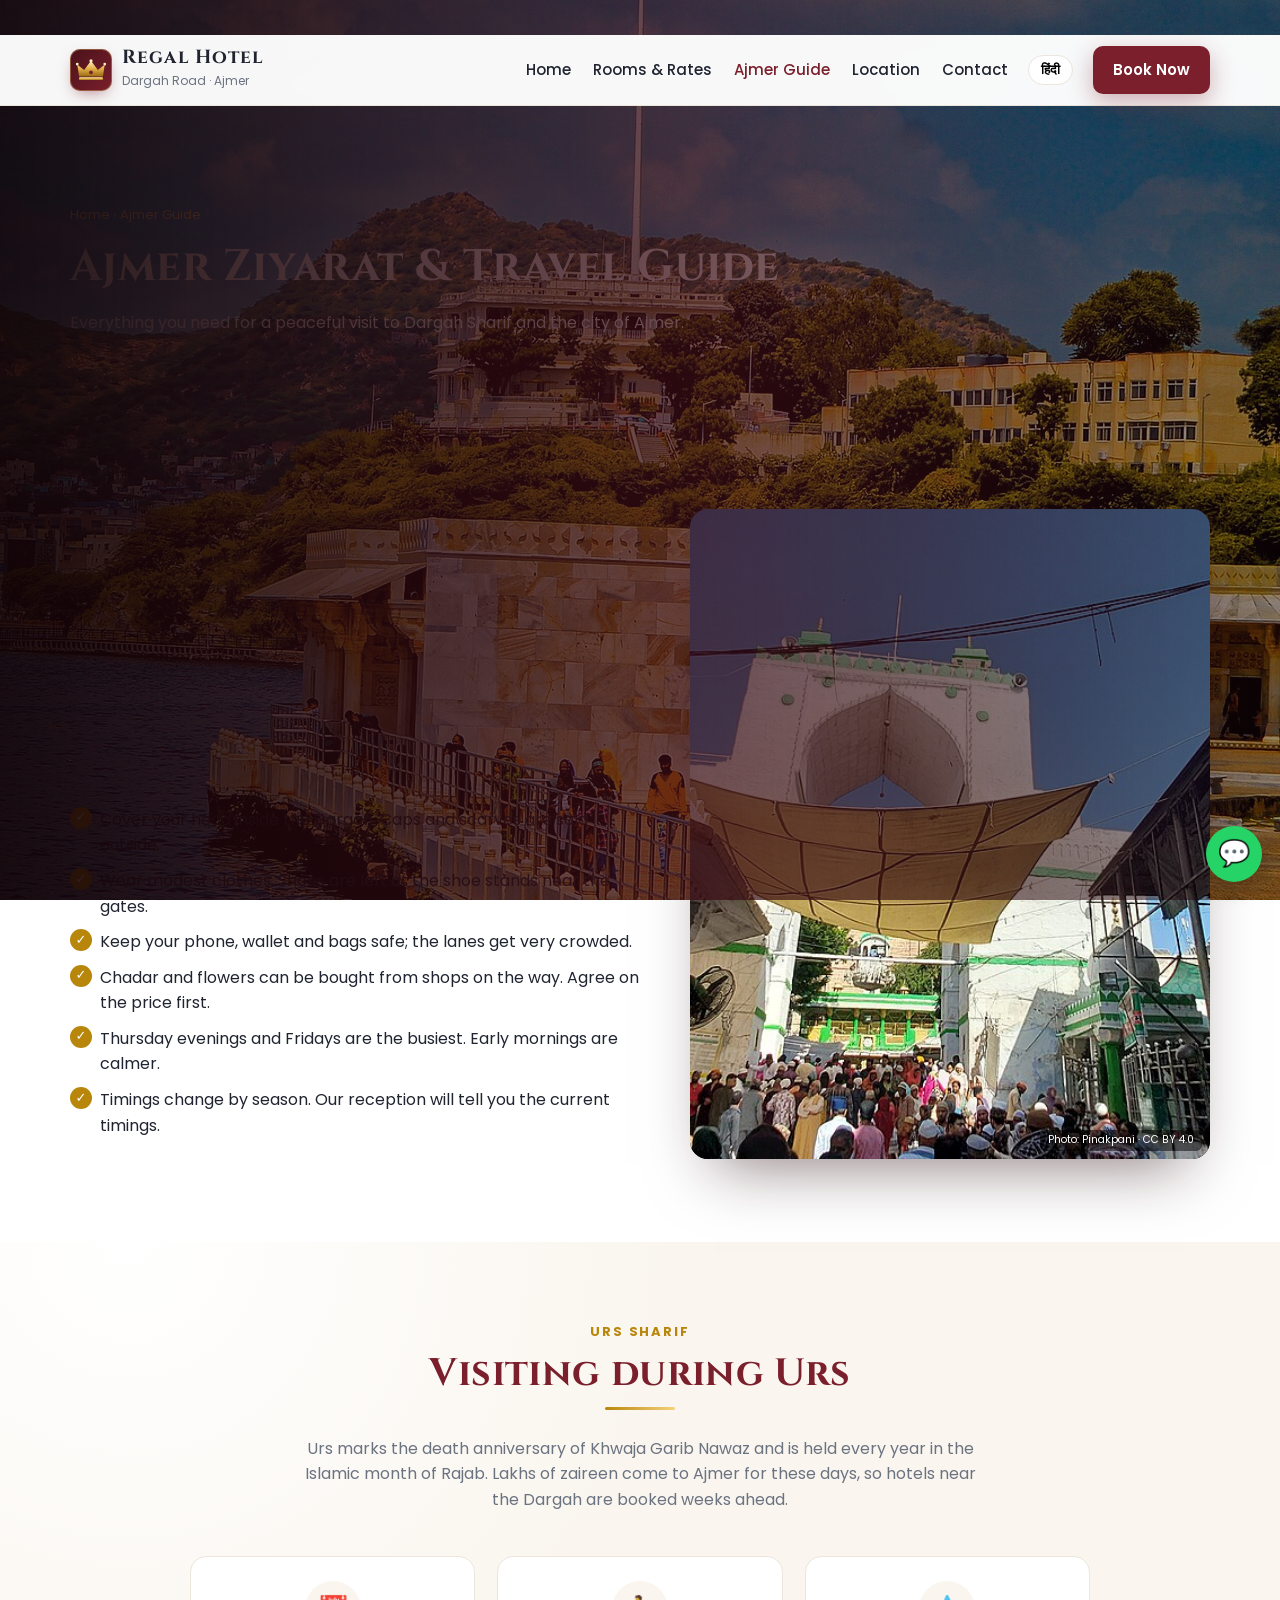
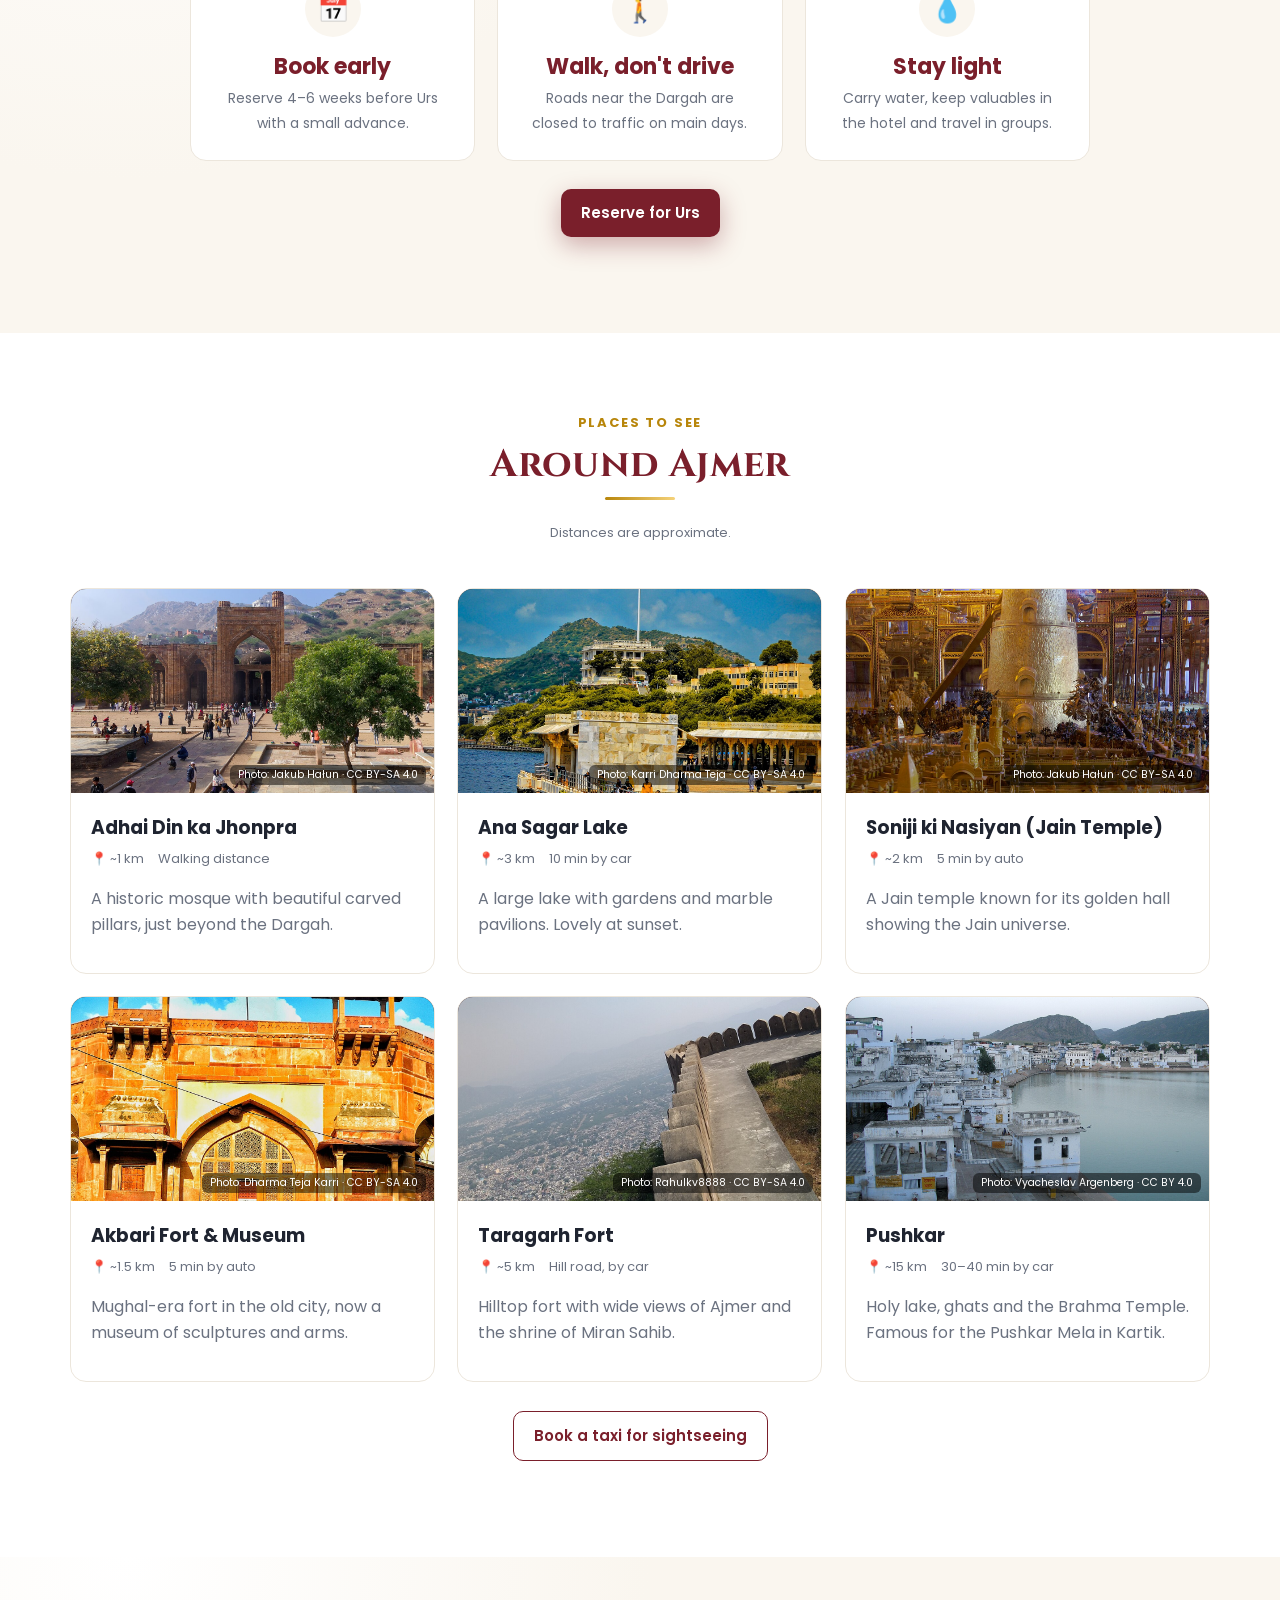
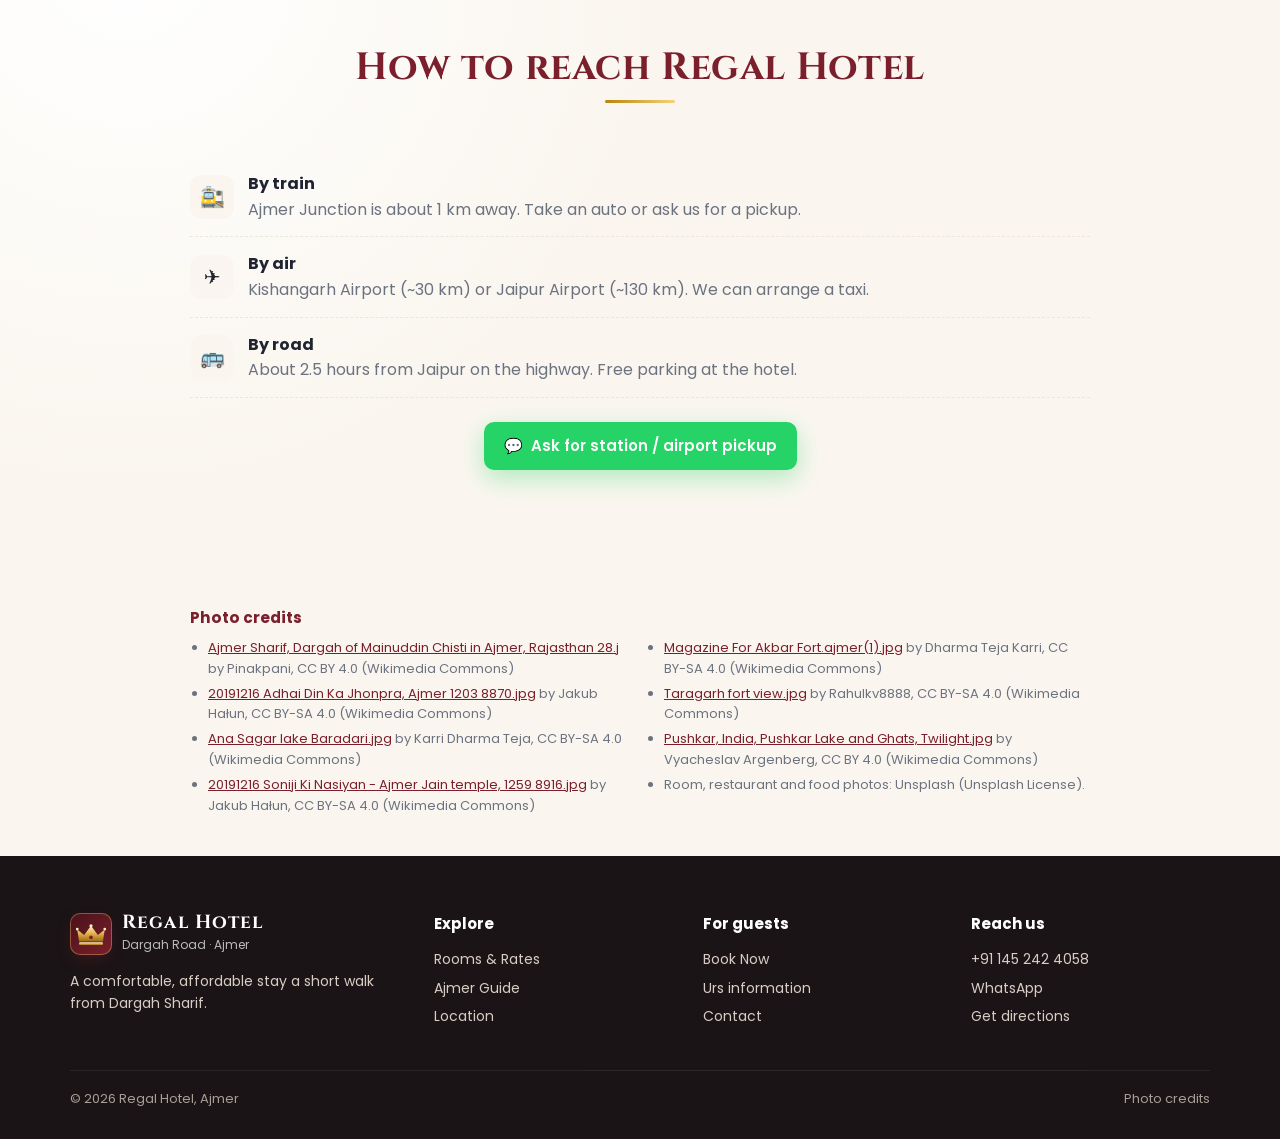
<file: website/ajmer-guide.html>
<!DOCTYPE html>
<html lang="en">
<head>
<meta charset="UTF-8" />
<meta name="viewport" content="width=device-width, initial-scale=1.0" />
<title>Ajmer Ziyarat & Travel Guide | Dargah Sharif, Urs, Pushkar | Regal Hotel</title>
<meta name="description" content="A simple guide for visiting Ajmer: Dargah Sharif ziyarat tips, Urs Sharif, places to see near the Dargah, Pushkar, and how to reach Ajmer by train, air and road." />
<link rel="preconnect" href="https://fonts.googleapis.com" />
<link rel="preconnect" href="https://fonts.gstatic.com" crossorigin />
<link href="https://fonts.googleapis.com/css2?family=Cinzel:wght@600;700&family=Poppins:wght@400;500;600;700&display=swap" rel="stylesheet" />
<link rel="stylesheet" href="assets/site.css?v=3" />
<link rel="stylesheet" href="assets/fx.css?v=3" />
</head>
<body>

<div class="topbar">
  <div class="container">
    <span>📍 <span data-i18n="top.addr">Opp. Gurudwara, Dargah Road, Ganj, Ajmer 305001</span></span>
    <span class="hide-sm" data-i18n="top.desk">24-hour front desk · Check-in 12 noon</span>
    <span>📞 <a href="#" data-phone>Call us</a></span>
  </div>
</div>

<header class="nav">
  <div class="container">
    <a class="logo" href="index.html"><span class="mark crown"><svg viewBox="0 0 64 48" width="30" height="22" aria-hidden="true"><defs><linearGradient id="gcr" x1="0" y1="0" x2="0" y2="1"><stop offset="0" stop-color="#fff1c1"/><stop offset=".5" stop-color="#e2b04a"/><stop offset="1" stop-color="#9a6b12"/></linearGradient></defs><path fill="url(#gcr)" d="M6 38 2 12l15 12L32 4l15 20 15-12-4 26z"/><rect x="6" y="40" width="52" height="6" rx="2" fill="url(#gcr)"/><circle cx="2" cy="11" r="3" fill="#fff1c1"/><circle cx="32" cy="4" r="3.5" fill="#fff1c1"/><circle cx="62" cy="11" r="3" fill="#fff1c1"/><circle cx="32" cy="29" r="4" fill="#7a1f2b"/></svg></span><span><b>Regal Hotel</b><small data-i18n="logo.sub">Dargah Road · Ajmer</small></span></a>
    <nav class="menu" id="menu">
      <a href="index.html" data-i18n="nav.home">Home</a>
      <a href="rooms.html" data-i18n="nav.rooms">Rooms & Rates</a>
      <a href="ajmer-guide.html" class="active" data-i18n="nav.guide">Ajmer Guide</a>
      <a href="index.html#location" data-i18n="nav.location">Location</a>
      <a href="index.html#contact" data-i18n="nav.contact">Contact</a>
    </nav>
    <button class="lang" id="langBtn" aria-label="Change language">हिंदी</button>
    <a class="btn primary hide-xs" href="rooms.html#book" data-i18n="nav.book">Book Now</a>
    <button class="burger" id="burger" aria-label="Menu">☰</button>
  </div>
</header>

<section class="page-hero">
  <img class="ph-bg" src="assets/img/ana-sagar.jpg" alt="Ana Sagar Lake, Ajmer" />
  <div class="container">
    <div class="crumb"><a href="index.html" data-i18n="nav.home">Home</a> › <span data-i18n="nav.guide">Ajmer Guide</span></div>
    <h1 data-i18n="g.title">Ajmer Ziyarat & Travel Guide</h1>
    <p data-i18n="g.sub">Everything you need for a peaceful visit to Dargah Sharif and the city of Ajmer.</p>
  </div>
</section>

<section class="block">
  <div class="container split">
    <div>
      <div class="sec-head" style="text-align:left;margin:0"><div class="eyebrow" data-i18n="g.d.eyebrow">Dargah Sharif</div></div>
      <h2 data-i18n="g.d.title">Dargah of Khwaja Moinuddin Chishti (R.A.)</h2>
      <p data-i18n="g.d.text">The Dargah of Hazrat Khwaja Moinuddin Chishti, known as Khwaja Garib Nawaz, is one of the most visited shrines in South Asia. People of every faith come here to offer prayers, chadar and flowers. Regal Hotel is about 400 m away, so you can walk to the Dargah for every prayer.</p>
      <h3 data-i18n="g.tips">Tips for ziyarat</h3>
      <ul class="ticks">
        <li data-i18n="g.t1">Cover your head inside the Dargah. Caps and scarves are sold outside.</li>
        <li data-i18n="g.t2">Wear modest clothes. Shoes are left at the shoe stands near the gates.</li>
        <li data-i18n="g.t3">Keep your phone, wallet and bags safe; the lanes get very crowded.</li>
        <li data-i18n="g.t4">Chadar and flowers can be bought from shops on the way. Agree on the price first.</li>
        <li data-i18n="g.t5">Thursday evenings and Fridays are the busiest. Early mornings are calmer.</li>
        <li data-i18n="g.t6">Timings change by season. Our reception will tell you the current timings.</li>
      </ul>
    </div>
    <div class="photo tall tilt"><img src="assets/img/dargah.jpg" alt="Dargah Sharif of Khwaja Moinuddin Chishti, Ajmer" loading="lazy" /><a class="credit" href="https://commons.wikimedia.org/wiki/File%3AAjmer_Sharif%2C_Dargah_of_Mainuddin_Chisti_in_Ajmer%2C_Rajasthan_28.j" target="_blank" rel="noopener">Photo: Pinakpani · CC BY 4.0</a></div>
  </div>
</section>

<section class="block cream" id="urs">
  <div class="container" style="max-width:900px">
    <div class="sec-head">
      <div class="eyebrow" data-i18n="g.u.eyebrow">Urs Sharif</div>
      <h2 data-i18n="g.u.title">Visiting during Urs</h2>
      <p class="muted" data-i18n="g.u.text">Urs marks the death anniversary of Khwaja Garib Nawaz and is held every year in the Islamic month of Rajab. Lakhs of zaireen come to Ajmer for these days, so hotels near the Dargah are booked weeks ahead.</p>
    </div>
    <div class="grid g3">
      <div class="feature"><div class="ic">📅</div><b data-i18n="g.u.1b">Book early</b><span data-i18n="g.u.1">Reserve 4–6 weeks before Urs with a small advance.</span></div>
      <div class="feature"><div class="ic">🚶</div><b data-i18n="g.u.2b">Walk, don't drive</b><span data-i18n="g.u.2">Roads near the Dargah are closed to traffic on main days.</span></div>
      <div class="feature"><div class="ic">💧</div><b data-i18n="g.u.3b">Stay light</b><span data-i18n="g.u.3">Carry water, keep valuables in the hotel and travel in groups.</span></div>
    </div>
    <p class="center" style="margin-top:28px"><a class="btn primary" href="#" data-wa="msg.urs" data-i18n="urs.btn">Reserve for Urs</a></p>
  </div>
</section>

<section class="block" id="places">
  <div class="container">
    <div class="sec-head">
      <div class="eyebrow" data-i18n="g.p.eyebrow">Places to see</div>
      <h2 data-i18n="g.p.title">Around Ajmer</h2>
      <p class="muted small" data-i18n="loc.approx">Distances are approximate.</p>
    </div>
    <div class="grid g3">
      <div class="place"><div class="photo"><img src="assets/img/adhai-din.jpg" alt="Adhai Din ka Jhonpra" loading="lazy" /><a class="credit" href="https://commons.wikimedia.org/wiki/File%3A20191216_Adhai_Din_Ka_Jhonpra%2C_Ajmer_1203_8870.jpg" target="_blank" rel="noopener">Photo: Jakub Hałun · CC BY-SA 4.0</a></div><div class="body"><h3 data-i18n="loc.adhai">Adhai Din ka Jhonpra</h3><div class="meta"><span>📍 ~1 km</span><span data-i18n="loc.walk">Walking distance</span></div><p class="muted" data-i18n="g.p.adhai">A historic mosque with beautiful carved pillars, just beyond the Dargah.</p></div></div>
      <div class="place"><div class="photo"><img src="assets/img/ana-sagar.jpg" alt="Ana Sagar Lake and Baradari" loading="lazy" /><a class="credit" href="https://commons.wikimedia.org/wiki/File%3AAna_Sagar_lake_Baradari.jpg" target="_blank" rel="noopener">Photo: Karri Dharma Teja · CC BY-SA 4.0</a></div><div class="body"><h3 data-i18n="loc.ana">Ana Sagar Lake</h3><div class="meta"><span>📍 ~3 km</span><span data-i18n="loc.car">10 min by car</span></div><p class="muted" data-i18n="g.p.ana">A large lake with gardens and marble pavilions. Lovely at sunset.</p></div></div>
      <div class="place"><div class="photo"><img src="assets/img/soniji.jpg" alt="Golden hall of Soniji ki Nasiyan" loading="lazy" /><a class="credit" href="https://commons.wikimedia.org/wiki/File%3A20191216_Soniji_Ki_Nasiyan_-_Ajmer_Jain_temple%2C_1259_8916.jpg" target="_blank" rel="noopener">Photo: Jakub Hałun · CC BY-SA 4.0</a></div><div class="body"><h3 data-i18n="g.p.soni">Soniji ki Nasiyan (Jain Temple)</h3><div class="meta"><span>📍 ~2 km</span><span data-i18n="loc.auto">5 min by auto</span></div><p class="muted" data-i18n="g.p.sonit">A Jain temple known for its golden hall showing the Jain universe.</p></div></div>
      <div class="place"><div class="photo"><img src="assets/img/akbari-fort.jpg" alt="Akbar's Fort, Ajmer" loading="lazy" /><a class="credit" href="https://commons.wikimedia.org/wiki/File%3AMagazine_For_Akbar_Fort.ajmer%281%29.jpg" target="_blank" rel="noopener">Photo: Dharma Teja Karri · CC BY-SA 4.0</a></div><div class="body"><h3 data-i18n="g.p.fort">Akbari Fort & Museum</h3><div class="meta"><span>📍 ~1.5 km</span><span data-i18n="loc.auto">5 min by auto</span></div><p class="muted" data-i18n="g.p.fortt">Mughal-era fort in the old city, now a museum of sculptures and arms.</p></div></div>
      <div class="place"><div class="photo"><img src="assets/img/taragarh.jpg" alt="View from Taragarh Fort" loading="lazy" /><a class="credit" href="https://commons.wikimedia.org/wiki/File%3ATaragarh_fort_view.jpg" target="_blank" rel="noopener">Photo: Rahulkv8888 · CC BY-SA 4.0</a></div><div class="body"><h3 data-i18n="g.p.tara">Taragarh Fort</h3><div class="meta"><span>📍 ~5 km</span><span data-i18n="g.p.taram">Hill road, by car</span></div><p class="muted" data-i18n="g.p.tarat">Hilltop fort with wide views of Ajmer and the shrine of Miran Sahib.</p></div></div>
      <div class="place"><div class="photo"><img src="assets/img/pushkar.jpg" alt="Pushkar lake and ghats" loading="lazy" /><a class="credit" href="https://commons.wikimedia.org/wiki/File%3APushkar%2C_India%2C_Pushkar_Lake_and_Ghats%2C_Twilight.jpg" target="_blank" rel="noopener">Photo: Vyacheslav Argenberg · CC BY 4.0</a></div><div class="body"><h3 data-i18n="loc.pushkar">Pushkar</h3><div class="meta"><span>📍 ~15 km</span><span data-i18n="loc.pcar">30–40 min by car</span></div><p class="muted" data-i18n="g.p.push">Holy lake, ghats and the Brahma Temple. Famous for the Pushkar Mela in Kartik.</p></div></div>
    </div>
    <p class="center" style="margin-top:28px"><a class="btn outline" href="#" data-wa="msg.taxi" data-i18n="g.taxi">Book a taxi for sightseeing</a></p>
  </div>
</section>

<section class="block cream">
  <div class="container" style="max-width:900px">
    <div class="sec-head"><h2 data-i18n="g.r.title">How to reach Regal Hotel</h2></div>
    <div class="dist"><span class="ic">🚉</span><div><b data-i18n="g.r.train">By train</b><span class="muted" data-i18n="g.r.traint">Ajmer Junction is about 1 km away. Take an auto or ask us for a pickup.</span></div></div>
    <div class="dist"><span class="ic">✈️</span><div><b data-i18n="g.r.air">By air</b><span class="muted" data-i18n="g.r.airt">Kishangarh Airport (~30 km) or Jaipur Airport (~130 km). We can arrange a taxi.</span></div></div>
    <div class="dist"><span class="ic">🚌</span><div><b data-i18n="g.r.road">By road</b><span class="muted" data-i18n="g.r.roadt">About 2.5 hours from Jaipur on the highway. Free parking at the hotel.</span></div></div>
    <p class="center" style="margin-top:24px"><a class="btn wa" href="#" data-wa="msg.taxi">💬 <span data-i18n="g.pick">Ask for station / airport pickup</span></a></p>
  </div>
</section>

<section class="block credits" id="credits">
  <div class="container" style="max-width:900px">
    <h3 data-i18n="cr.title">Photo credits</h3>
    <ul><li><a href="https://commons.wikimedia.org/wiki/File%3AAjmer_Sharif%2C_Dargah_of_Mainuddin_Chisti_in_Ajmer%2C_Rajasthan_28.j" target="_blank" rel="noopener">Ajmer Sharif, Dargah of Mainuddin Chisti in Ajmer, Rajasthan 28.j</a> by Pinakpani, CC BY 4.0 (Wikimedia Commons)</li><li><a href="https://commons.wikimedia.org/wiki/File%3A20191216_Adhai_Din_Ka_Jhonpra%2C_Ajmer_1203_8870.jpg" target="_blank" rel="noopener">20191216 Adhai Din Ka Jhonpra, Ajmer 1203 8870.jpg</a> by Jakub Hałun, CC BY-SA 4.0 (Wikimedia Commons)</li><li><a href="https://commons.wikimedia.org/wiki/File%3AAna_Sagar_lake_Baradari.jpg" target="_blank" rel="noopener">Ana Sagar lake Baradari.jpg</a> by Karri Dharma Teja, CC BY-SA 4.0 (Wikimedia Commons)</li><li><a href="https://commons.wikimedia.org/wiki/File%3A20191216_Soniji_Ki_Nasiyan_-_Ajmer_Jain_temple%2C_1259_8916.jpg" target="_blank" rel="noopener">20191216 Soniji Ki Nasiyan - Ajmer Jain temple, 1259 8916.jpg</a> by Jakub Hałun, CC BY-SA 4.0 (Wikimedia Commons)</li><li><a href="https://commons.wikimedia.org/wiki/File%3AMagazine_For_Akbar_Fort.ajmer%281%29.jpg" target="_blank" rel="noopener">Magazine For Akbar Fort.ajmer(1).jpg</a> by Dharma Teja Karri, CC BY-SA 4.0 (Wikimedia Commons)</li><li><a href="https://commons.wikimedia.org/wiki/File%3ATaragarh_fort_view.jpg" target="_blank" rel="noopener">Taragarh fort view.jpg</a> by Rahulkv8888, CC BY-SA 4.0 (Wikimedia Commons)</li><li><a href="https://commons.wikimedia.org/wiki/File%3APushkar%2C_India%2C_Pushkar_Lake_and_Ghats%2C_Twilight.jpg" target="_blank" rel="noopener">Pushkar, India, Pushkar Lake and Ghats, Twilight.jpg</a> by Vyacheslav Argenberg, CC BY 4.0 (Wikimedia Commons)</li><li data-i18n="cr.uns">Room, restaurant and food photos: Unsplash (Unsplash License).</li></ul>
  </div>
</section>

<footer>
  <div class="container">
    <div class="cols">
      <div>
        <a class="logo" href="index.html" style="color:#fff"><span class="mark crown"><svg viewBox="0 0 64 48" width="30" height="22" aria-hidden="true"><defs><linearGradient id="gcr" x1="0" y1="0" x2="0" y2="1"><stop offset="0" stop-color="#fff1c1"/><stop offset=".5" stop-color="#e2b04a"/><stop offset="1" stop-color="#9a6b12"/></linearGradient></defs><path fill="url(#gcr)" d="M6 38 2 12l15 12L32 4l15 20 15-12-4 26z"/><rect x="6" y="40" width="52" height="6" rx="2" fill="url(#gcr)"/><circle cx="2" cy="11" r="3" fill="#fff1c1"/><circle cx="32" cy="4" r="3.5" fill="#fff1c1"/><circle cx="62" cy="11" r="3" fill="#fff1c1"/><circle cx="32" cy="29" r="4" fill="#7a1f2b"/></svg></span><span><b>Regal Hotel</b><small style="color:#bbb" data-i18n="logo.sub">Dargah Road · Ajmer</small></span></a>
        <p style="margin-top:14px" data-i18n="ft.about">A comfortable, affordable stay a short walk from Dargah Sharif.</p>
      </div>
      <div><h4 data-i18n="ft.explore">Explore</h4><a href="rooms.html" data-i18n="nav.rooms">Rooms & Rates</a><a href="ajmer-guide.html" data-i18n="nav.guide">Ajmer Guide</a><a href="index.html#location" data-i18n="nav.location">Location</a></div>
      <div><h4 data-i18n="ft.guests">For guests</h4><a href="rooms.html#book" data-i18n="nav.book">Book Now</a><a href="#urs" data-i18n="ft.urs">Urs information</a><a href="index.html#contact" data-i18n="nav.contact">Contact</a></div>
      <div><h4 data-i18n="ft.reach">Reach us</h4><a href="#" data-phone>Call us</a><a href="#" data-wa="msg.hello">WhatsApp</a><a href="#" data-maps data-i18n="ft.dir">Get directions</a></div>
    </div>
    <div class="bottom"><span>© <span data-year></span> Regal Hotel, Ajmer</span><a href="ajmer-guide.html#credits" data-i18n="ft.credits">Photo credits</a></div>
  </div>
</footer>

<div class="float"><a class="w" href="#" data-wa="msg.hello" aria-label="WhatsApp">💬</a><a class="c" href="#" data-call aria-label="Call">📞</a></div>

<script src="assets/config.js?v=3"></script>
<script src="assets/site.js?v=3"></script>
<script src="assets/fx.js?v=3"></script>
</body>
</html>
</file>
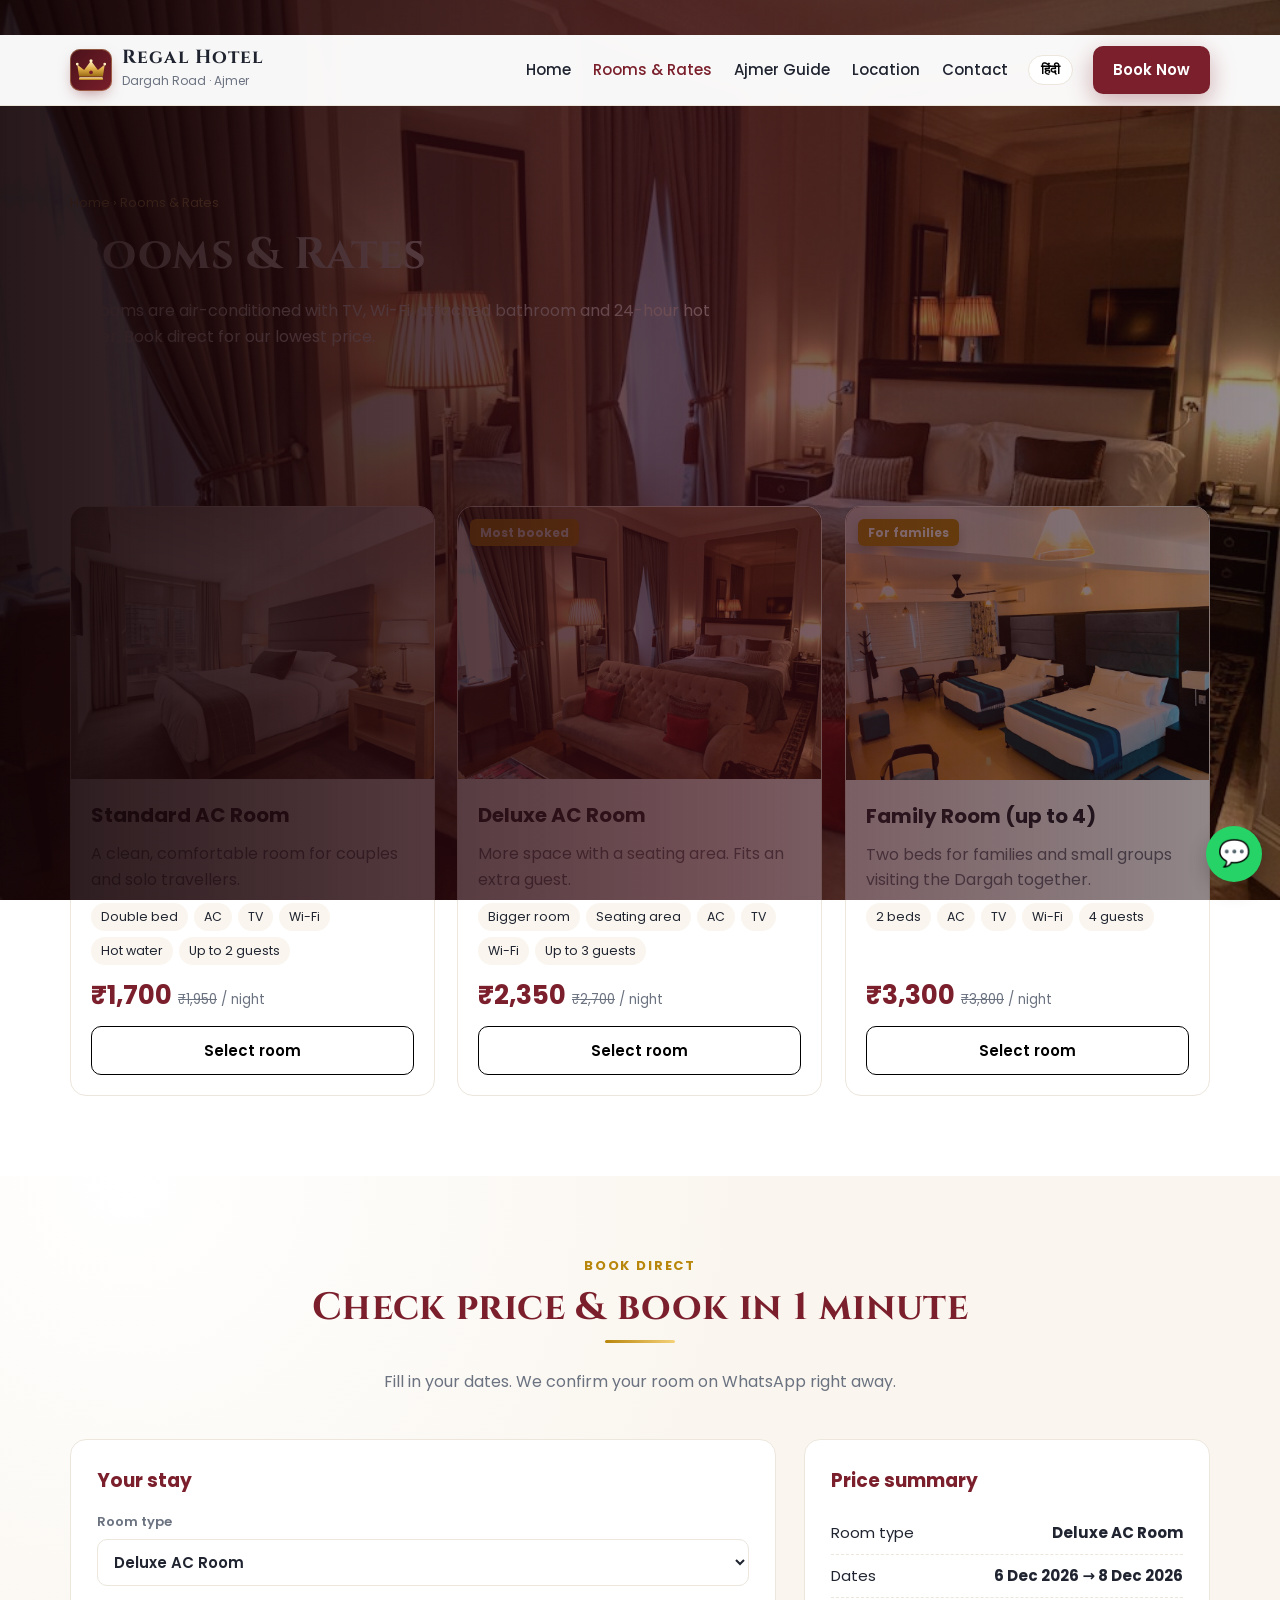
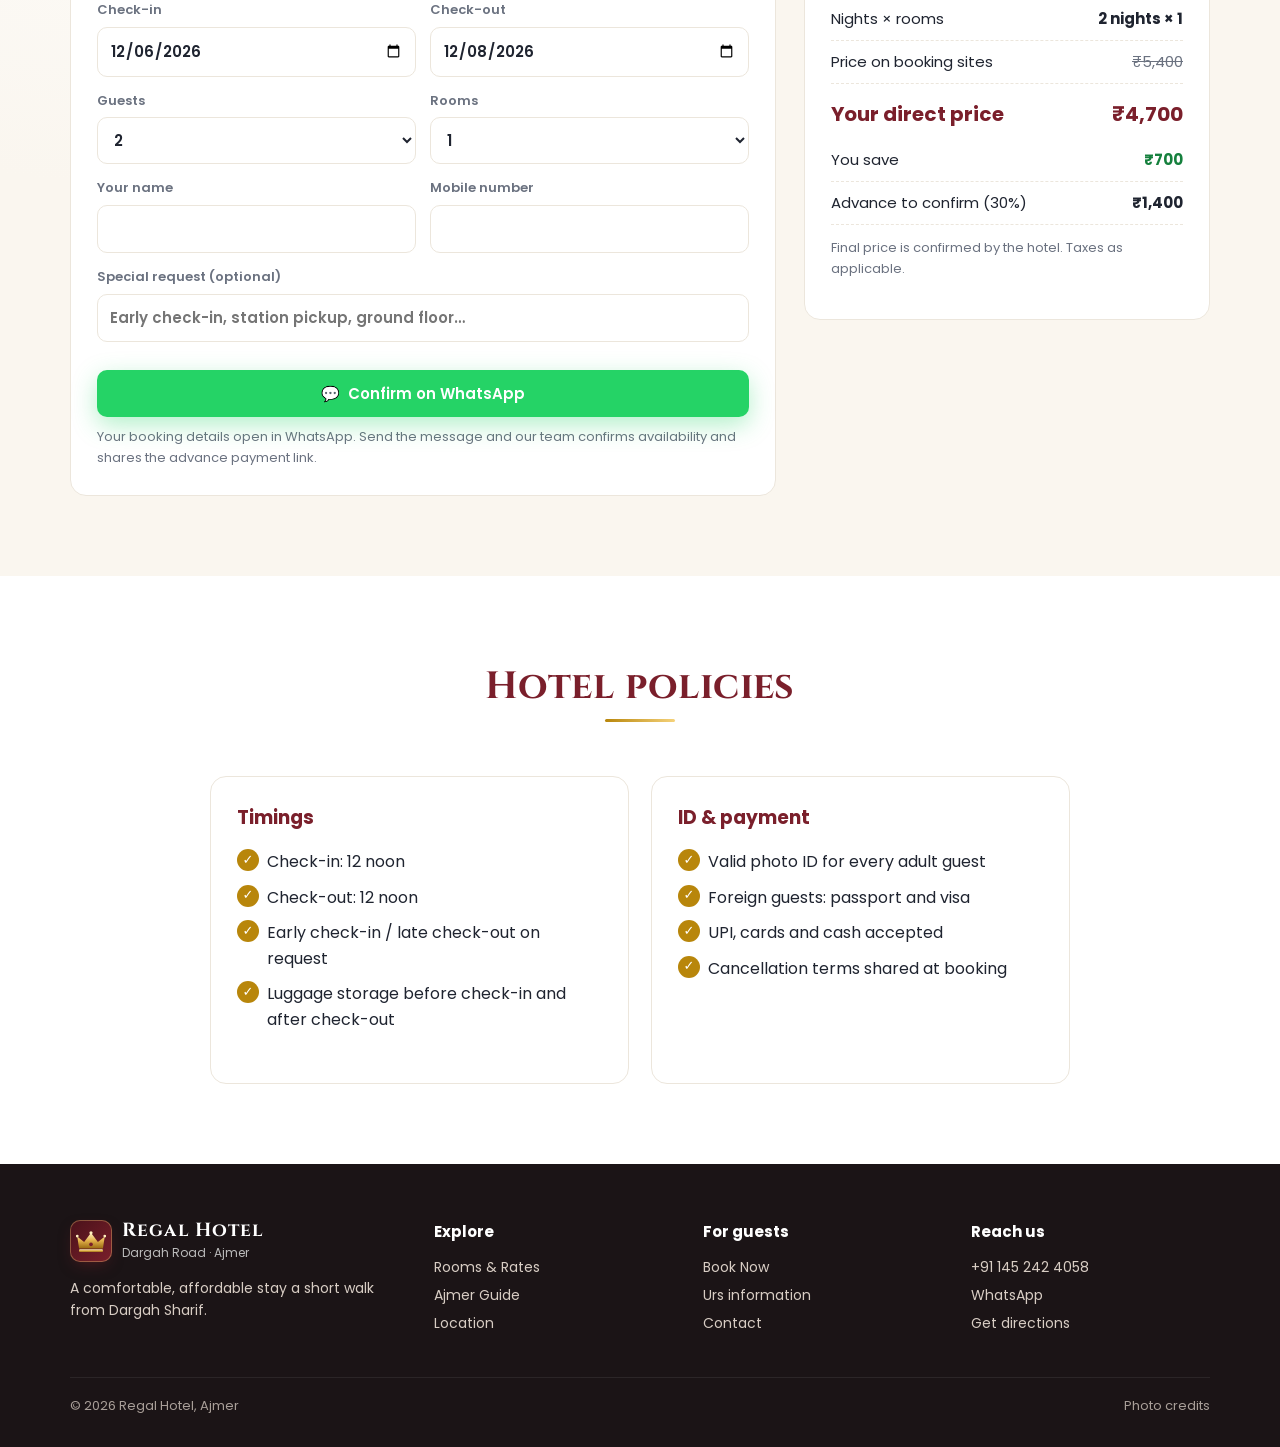
<file: website/rooms.html>
<!DOCTYPE html>
<html lang="en">
<head>
<meta charset="UTF-8" />
<meta name="viewport" content="width=device-width, initial-scale=1.0" />
<title>Rooms & Rates | Regal Hotel Ajmer near Dargah Sharif</title>
<meta name="description" content="Standard, Deluxe and Family AC rooms at Regal Hotel, Dargah Road, Ajmer. Check rates for your dates and book directly on WhatsApp for the best price." />
<link rel="preconnect" href="https://fonts.googleapis.com" />
<link rel="preconnect" href="https://fonts.gstatic.com" crossorigin />
<link href="https://fonts.googleapis.com/css2?family=Cinzel:wght@600;700&family=Poppins:wght@400;500;600;700&display=swap" rel="stylesheet" />
<link rel="stylesheet" href="assets/site.css?v=3" />
<link rel="stylesheet" href="assets/fx.css?v=3" />
</head>
<body>

<div class="topbar">
  <div class="container">
    <span>📍 <span data-i18n="top.addr">Opp. Gurudwara, Dargah Road, Ganj, Ajmer 305001</span></span>
    <span class="hide-sm" data-i18n="top.desk">24-hour front desk · Check-in 12 noon</span>
    <span>📞 <a href="#" data-phone>Call us</a></span>
  </div>
</div>

<header class="nav">
  <div class="container">
    <a class="logo" href="index.html"><span class="mark crown"><svg viewBox="0 0 64 48" width="30" height="22" aria-hidden="true"><defs><linearGradient id="gcr" x1="0" y1="0" x2="0" y2="1"><stop offset="0" stop-color="#fff1c1"/><stop offset=".5" stop-color="#e2b04a"/><stop offset="1" stop-color="#9a6b12"/></linearGradient></defs><path fill="url(#gcr)" d="M6 38 2 12l15 12L32 4l15 20 15-12-4 26z"/><rect x="6" y="40" width="52" height="6" rx="2" fill="url(#gcr)"/><circle cx="2" cy="11" r="3" fill="#fff1c1"/><circle cx="32" cy="4" r="3.5" fill="#fff1c1"/><circle cx="62" cy="11" r="3" fill="#fff1c1"/><circle cx="32" cy="29" r="4" fill="#7a1f2b"/></svg></span><span><b>Regal Hotel</b><small data-i18n="logo.sub">Dargah Road · Ajmer</small></span></a>
    <nav class="menu" id="menu">
      <a href="index.html" data-i18n="nav.home">Home</a>
      <a href="rooms.html" class="active" data-i18n="nav.rooms">Rooms & Rates</a>
      <a href="ajmer-guide.html" data-i18n="nav.guide">Ajmer Guide</a>
      <a href="index.html#location" data-i18n="nav.location">Location</a>
      <a href="index.html#contact" data-i18n="nav.contact">Contact</a>
    </nav>
    <button class="lang" id="langBtn" aria-label="Change language">हिंदी</button>
    <a class="btn primary hide-xs" href="#book" data-i18n="nav.book">Book Now</a>
    <button class="burger" id="burger" aria-label="Menu">☰</button>
  </div>
</header>

<section class="page-hero">
  <img class="ph-bg" src="assets/img/room-deluxe.jpg" alt="Deluxe room at Regal Hotel" />
  <div class="container">
    <div class="crumb"><a href="index.html" data-i18n="nav.home">Home</a> › <span data-i18n="nav.rooms">Rooms & Rates</span></div>
    <h1 data-i18n="rp.title">Rooms & Rates</h1>
    <p data-i18n="rp.sub">All rooms are air-conditioned with TV, Wi-Fi, attached bathroom and 24-hour hot water. Book direct for our lowest price.</p>
  </div>
</section>

<section class="block">
  <div class="container">
    <div class="grid g3">
      <article class="room">
        <div class="photo"><img src="assets/img/room-standard.jpg" alt="Standard AC room" loading="lazy" /></div>
        <div class="body">
          <h3 data-i18n="r.std">Standard AC Room</h3>
          <p class="muted" style="margin:0" data-i18n="rp.std">A clean, comfortable room for couples and solo travellers.</p>
          <div class="amen"><span data-i18n="a.double">Double bed</span><span>AC</span><span>TV</span><span>Wi-Fi</span><span data-i18n="a.hot">Hot water</span><span data-i18n="a.max2">Up to 2 guests</span></div>
          <div class="price"><b data-rate="standard">₹1,700</b><small><s data-ota="standard">₹1,950</s> / <span data-i18n="night">night</span></small></div>
          <button class="btn outline" data-pick="standard" data-i18n="select">Select room</button>
        </div>
      </article>
      <article class="room">
        <div class="photo"><img src="assets/img/room-deluxe.jpg" alt="Deluxe AC room with seating area" loading="lazy" /><span class="badge" data-i18n="r.most">Most booked</span></div>
        <div class="body">
          <h3 data-i18n="r.dlx">Deluxe AC Room</h3>
          <p class="muted" style="margin:0" data-i18n="rp.dlx">More space with a seating area. Fits an extra guest.</p>
          <div class="amen"><span data-i18n="a.big">Bigger room</span><span data-i18n="a.seat">Seating area</span><span>AC</span><span>TV</span><span>Wi-Fi</span><span data-i18n="a.max3">Up to 3 guests</span></div>
          <div class="price"><b data-rate="deluxe">₹2,350</b><small><s data-ota="deluxe">₹2,700</s> / <span data-i18n="night">night</span></small></div>
          <button class="btn outline" data-pick="deluxe" data-i18n="select">Select room</button>
        </div>
      </article>
      <article class="room">
        <div class="photo"><img src="assets/img/room-family.jpg" alt="Family room with two beds" loading="lazy" /><span class="badge" data-i18n="r.fam">For families</span></div>
        <div class="body">
          <h3 data-i18n="r.family">Family Room (up to 4)</h3>
          <p class="muted" style="margin:0" data-i18n="rp.fam">Two beds for families and small groups visiting the Dargah together.</p>
          <div class="amen"><span data-i18n="a.2beds">2 beds</span><span>AC</span><span>TV</span><span>Wi-Fi</span><span data-i18n="a.4g">4 guests</span></div>
          <div class="price"><b data-rate="family">₹3,300</b><small><s data-ota="family">₹3,800</s> / <span data-i18n="night">night</span></small></div>
          <button class="btn outline" data-pick="family" data-i18n="select">Select room</button>
        </div>
      </article>
    </div>
  </div>
</section>

<!-- BOOKING -->
<section class="block cream" id="book">
  <div class="container">
    <div class="sec-head">
      <div class="eyebrow" data-i18n="bk.eyebrow">Book direct</div>
      <h2 data-i18n="bk.title">Check price & book in 1 minute</h2>
      <p class="muted" data-i18n="bk.sub">Fill in your dates. We confirm your room on WhatsApp right away.</p>
    </div>
    <div class="booking">
      <form class="card" id="bookForm" novalidate>
        <h3 data-i18n="bk.form">Your stay</h3>
        <div class="form-grid">
          <label class="f full"><span data-i18n="bk.room">Room type</span>
            <select id="bkRoom">
              <option value="standard" data-i18n="r.std">Standard AC Room</option>
              <option value="deluxe" selected data-i18n="r.dlx">Deluxe AC Room</option>
              <option value="family" data-i18n="r.family">Family Room (up to 4)</option>
            </select></label>
          <label class="f"><span data-i18n="bb.checkin">Check-in</span><input type="date" id="bkIn" required /></label>
          <label class="f"><span data-i18n="bk.out">Check-out</span><input type="date" id="bkOut" required /></label>
          <label class="f"><span data-i18n="bb.guests">Guests</span>
            <select id="bkGuests"><option>1</option><option selected>2</option><option>3</option><option>4</option></select></label>
          <label class="f"><span data-i18n="bk.rooms">Rooms</span>
            <select id="bkRooms"><option selected>1</option><option>2</option><option>3</option><option>4</option><option>5</option></select></label>
          <label class="f"><span data-i18n="f.name">Your name</span><input id="bkName" required maxlength="60" autocomplete="name" /></label>
          <label class="f"><span data-i18n="f.phone">Mobile number</span><input id="bkPhone" type="tel" inputmode="numeric" required maxlength="13" autocomplete="tel" /></label>
          <label class="f full"><span data-i18n="bk.req">Special request (optional)</span><input id="bkReq" maxlength="200" data-i18n-ph="bk.reqph" placeholder="Early check-in, station pickup, ground floor…" /></label>
        </div>
        <p class="err" id="bkErr"></p>
        <button class="btn wa" type="submit" style="width:100%">💬 <span data-i18n="bk.send">Confirm on WhatsApp</span></button>
        <p class="muted small" style="margin:10px 0 0" data-i18n="bk.how">Your booking details open in WhatsApp. Send the message and our team confirms availability and shares the advance payment link.</p>
      </form>

      <aside class="card sticky" id="summary">
        <h3 data-i18n="bk.sum">Price summary</h3>
        <div class="summary-row"><span data-i18n="bk.room">Room type</span><b id="sRoom">—</b></div>
        <div class="summary-row"><span data-i18n="bk.dates">Dates</span><b id="sDates">—</b></div>
        <div class="summary-row"><span data-i18n="bk.nightsrooms">Nights × rooms</span><b id="sNights">—</b></div>
        <div class="summary-row"><span data-i18n="bk.ota">Price on booking sites</span><s class="muted" id="sOta">—</s></div>
        <div class="summary-row total"><span data-i18n="bk.total">Your direct price</span><span id="sTotal">—</span></div>
        <div class="summary-row"><span data-i18n="bk.save">You save</span><b id="sSave" style="color:#15803d">—</b></div>
        <div class="summary-row"><span id="sAdvLabel">Advance to confirm (30%)</span><b id="sAdv">—</b></div>
        <div class="note" id="sEvent" hidden></div>
        <div class="note" id="sCap" hidden></div>
        <p class="muted small" data-i18n="bk.final">Final price is confirmed by the hotel. Taxes as applicable.</p>
      </aside>
    </div>
  </div>
</section>

<section class="block">
  <div class="container" style="max-width:860px">
    <div class="sec-head"><h2 data-i18n="pol.title">Hotel policies</h2></div>
    <div class="grid g2">
      <div class="card"><h3 data-i18n="pol.time">Timings</h3><ul class="ticks"><li data-i18n="pol.t1">Check-in: 12 noon</li><li data-i18n="pol.t2">Check-out: 12 noon</li><li data-i18n="pol.t3">Early check-in / late check-out on request</li><li data-i18n="pol.t4">Luggage storage before check-in and after check-out</li></ul></div>
      <div class="card"><h3 data-i18n="pol.id">ID & payment</h3><ul class="ticks"><li data-i18n="pol.i1">Valid photo ID for every adult guest</li><li data-i18n="pol.i2">Foreign guests: passport and visa</li><li data-i18n="pol.i3">UPI, cards and cash accepted</li><li data-i18n="pol.i4">Cancellation terms shared at booking</li></ul></div>
    </div>
  </div>
</section>

<footer>
  <div class="container">
    <div class="cols">
      <div>
        <a class="logo" href="index.html" style="color:#fff"><span class="mark crown"><svg viewBox="0 0 64 48" width="30" height="22" aria-hidden="true"><defs><linearGradient id="gcr" x1="0" y1="0" x2="0" y2="1"><stop offset="0" stop-color="#fff1c1"/><stop offset=".5" stop-color="#e2b04a"/><stop offset="1" stop-color="#9a6b12"/></linearGradient></defs><path fill="url(#gcr)" d="M6 38 2 12l15 12L32 4l15 20 15-12-4 26z"/><rect x="6" y="40" width="52" height="6" rx="2" fill="url(#gcr)"/><circle cx="2" cy="11" r="3" fill="#fff1c1"/><circle cx="32" cy="4" r="3.5" fill="#fff1c1"/><circle cx="62" cy="11" r="3" fill="#fff1c1"/><circle cx="32" cy="29" r="4" fill="#7a1f2b"/></svg></span><span><b>Regal Hotel</b><small style="color:#bbb" data-i18n="logo.sub">Dargah Road · Ajmer</small></span></a>
        <p style="margin-top:14px" data-i18n="ft.about">A comfortable, affordable stay a short walk from Dargah Sharif.</p>
      </div>
      <div><h4 data-i18n="ft.explore">Explore</h4><a href="rooms.html" data-i18n="nav.rooms">Rooms & Rates</a><a href="ajmer-guide.html" data-i18n="nav.guide">Ajmer Guide</a><a href="index.html#location" data-i18n="nav.location">Location</a></div>
      <div><h4 data-i18n="ft.guests">For guests</h4><a href="#book" data-i18n="nav.book">Book Now</a><a href="ajmer-guide.html#urs" data-i18n="ft.urs">Urs information</a><a href="index.html#contact" data-i18n="nav.contact">Contact</a></div>
      <div><h4 data-i18n="ft.reach">Reach us</h4><a href="#" data-phone>Call us</a><a href="#" data-wa="msg.hello">WhatsApp</a><a href="#" data-maps data-i18n="ft.dir">Get directions</a></div>
    </div>
    <div class="bottom"><span>© <span data-year></span> Regal Hotel, Ajmer</span><a href="ajmer-guide.html#credits" data-i18n="ft.credits">Photo credits</a></div>
  </div>
</footer>

<div class="float"><a class="w" href="#" data-wa="msg.hello" aria-label="WhatsApp">💬</a><a class="c" href="#" data-call aria-label="Call">📞</a></div>

<script src="assets/config.js?v=3"></script>
<script src="assets/site.js?v=3"></script>
<script src="assets/fx.js?v=3"></script>
</body>
</html>
</file>
<file: demo/styles.css>
:root {
  --bg: #f4f1ec;
  --card: #ffffff;
  --ink: #1f2430;
  --muted: #6b7280;
  --line: #e7e2d9;
  --brand: #7a1f2b;
  --brand-2: #b8860b;
  --wa: #075e54;
  --wa-bubble: #dcf8c6;
  --occupied: #7a1f2b;
  --reserved: #2563eb;
  --vacant: #16a34a;
  --dirty: #f59e0b;
  --maintenance: #6b7280;
  --radius: 14px;
}
* { box-sizing: border-box; }
html, body { margin: 0; height: 100%; }
body {
  font-family: "Segoe UI", system-ui, -apple-system, Roboto, "Noto Sans", sans-serif;
  background: var(--bg);
  color: var(--ink);
  display: flex;
  font-size: 14px;
}

/* Sidebar */
.sidebar {
  width: 250px; flex-shrink: 0; background: #1b1416; color: #f3e9e0;
  display: flex; flex-direction: column; padding: 20px 14px; position: sticky; top: 0; height: 100vh;
}
.brand { display: flex; gap: 12px; align-items: center; margin-bottom: 28px; padding: 0 6px; }
.logo {
  width: 42px; height: 42px; border-radius: 10px; display: grid; place-items: center;
  background: linear-gradient(135deg, var(--brand), var(--brand-2)); font-weight: 800; font-size: 20px; color: #fff;
}
.brand-name { font-weight: 700; font-size: 16px; }
.brand-sub { font-size: 12px; opacity: .7; }
nav { display: flex; flex-direction: column; gap: 4px; }
.nav-item {
  background: none; border: 0; color: inherit; text-align: left; padding: 11px 12px; border-radius: 10px;
  font-size: 14px; cursor: pointer; display: flex; gap: 10px; align-items: center; opacity: .8;
}
.nav-item:hover { background: rgba(255,255,255,.06); opacity: 1; }
.nav-item.active { background: linear-gradient(90deg, rgba(184,134,11,.25), rgba(122,31,43,.25)); opacity: 1; font-weight: 600; }
.sidebar-foot { margin-top: auto; display: flex; flex-direction: column; gap: 10px; padding: 0 6px; }
.demo-badge { font-size: 11px; letter-spacing: .08em; background: rgba(184,134,11,.2); color: #f5d27a; padding: 6px 10px; border-radius: 8px; text-align: center; }

/* Main */
main { flex: 1; padding: 28px 32px; overflow-x: hidden; min-width: 0; }
.view { display: none; animation: fade .25s ease; }
.view.active { display: block; }
@keyframes fade { from { opacity: 0; transform: translateY(6px);} to { opacity: 1; transform: none; } }
.view-head { display: flex; justify-content: space-between; align-items: flex-start; gap: 20px; margin-bottom: 20px; }
.view-head h1 { margin: 0 0 6px; font-size: 24px; }
.view-head p { margin: 0; max-width: 760px; line-height: 1.5; }
.muted { color: var(--muted); }
.small { font-size: 12px; }
.hint { color: var(--muted); font-size: 12px; margin: 12px 0 0; }

.card { background: var(--card); border: 1px solid var(--line); border-radius: var(--radius); padding: 18px; margin-bottom: 18px; }
.card h3 { margin: 0 0 12px; font-size: 15px; }
.card-head { display: flex; justify-content: space-between; align-items: center; gap: 10px; flex-wrap: wrap; margin-bottom: 12px; }
.card-head h3 { margin: 0; }
.grid-2 { display: grid; grid-template-columns: 1.4fr 1fr; gap: 18px; }
.grid-2 > .card { margin-bottom: 18px; }

.btn { border: 0; border-radius: 10px; padding: 10px 16px; font-weight: 600; cursor: pointer; font-size: 14px; }
.btn.primary { background: var(--brand); color: #fff; }
.btn.primary:hover { filter: brightness(1.1); }
.btn.gold { background: var(--brand-2); color: #fff; }
.btn.ghost { background: transparent; color: inherit; border: 1px solid rgba(255,255,255,.25); }
.btn.outline { background: #fff; border: 1px solid var(--line); color: var(--ink); }
.btn.small { padding: 7px 12px; font-size: 12px; }
.btn:disabled { opacity: .5; cursor: not-allowed; }
.full { width: 100%; }
select, textarea, input { font: inherit; }
select.full, textarea.full { padding: 8px; border: 1px solid var(--line); border-radius: 8px; margin: 6px 0; }

/* KPIs */
.kpis { display: grid; grid-template-columns: repeat(5, 1fr); gap: 14px; margin-bottom: 18px; }
.kpi { background: var(--card); border: 1px solid var(--line); border-radius: var(--radius); padding: 16px; }
.kpi .label { color: var(--muted); font-size: 12px; text-transform: uppercase; letter-spacing: .05em; }
.kpi .value { font-size: 24px; font-weight: 700; margin-top: 6px; }
.kpi .delta { font-size: 12px; margin-top: 4px; color: var(--vacant); }
.kpi .delta.down { color: #dc2626; }

/* Room grid */
.legend { display: flex; gap: 12px; flex-wrap: wrap; font-size: 12px; color: var(--muted); }
.dot { display: inline-block; width: 10px; height: 10px; border-radius: 3px; margin-right: 4px; vertical-align: -1px; }
.dot.occupied { background: var(--occupied); } .dot.reserved { background: var(--reserved); }
.dot.vacant { background: var(--vacant); } .dot.dirty { background: var(--dirty); } .dot.maintenance { background: var(--maintenance); }
.room-grid { display: grid; grid-template-columns: repeat(12, 1fr); gap: 6px; }
.room {
  aspect-ratio: 1; border-radius: 8px; display: grid; place-items: center; color: #fff; font-weight: 600; font-size: 12px;
  cursor: pointer; transition: transform .1s; position: relative;
}
.room:hover { transform: scale(1.08); z-index: 2; }
.room.occupied { background: var(--occupied); } .room.reserved { background: var(--reserved); }
.room.vacant { background: var(--vacant); } .room.dirty { background: var(--dirty); } .room.maintenance { background: var(--maintenance); }
.room.flash { animation: flash 1s ease 2; }
@keyframes flash { 50% { box-shadow: 0 0 0 4px #facc15; } }

/* Feed */
.pill { font-size: 11px; padding: 3px 8px; border-radius: 99px; background: #f3f4f6; }
.pill.live { color: #dc2626; background: #fee2e2; }
.feed { list-style: none; padding: 0; margin: 0; max-height: 330px; overflow-y: auto; }
.feed li { display: flex; gap: 10px; padding: 9px 0; border-bottom: 1px dashed var(--line); font-size: 13px; animation: fade .3s; }
.feed .ico { font-size: 16px; }
.feed .time { margin-left: auto; color: var(--muted); font-size: 11px; white-space: nowrap; }

/* Bars */
.hbar { margin-bottom: 10px; }
.hbar .row { display: flex; justify-content: space-between; font-size: 13px; margin-bottom: 4px; }
.hbar .track { background: #f3f4f6; border-radius: 6px; height: 10px; overflow: hidden; }
.hbar .fill { height: 100%; border-radius: 6px; background: var(--brand); transition: width .6s; }
.bars { display: flex; align-items: flex-end; gap: 10px; height: 170px; padding-top: 10px; }
.bars .b { flex: 1; display: flex; flex-direction: column; align-items: center; gap: 6px; height: 100%; justify-content: flex-end; }
.bars .col { width: 100%; background: linear-gradient(180deg, var(--brand-2), var(--brand)); border-radius: 6px 6px 0 0; transition: height .6s; }
.bars small { color: var(--muted); font-size: 11px; }
.bars .pct { font-size: 11px; font-weight: 600; }

/* Phone */
.split { display: grid; grid-template-columns: 380px 1fr; gap: 24px; align-items: start; }
.phone {
  background: #ece5dd; border-radius: 30px; overflow: hidden; border: 10px solid #111; height: 680px;
  display: flex; flex-direction: column; box-shadow: 0 20px 40px rgba(0,0,0,.15);
}
.phone-top { padding: 12px 14px; display: flex; gap: 10px; align-items: center; color: #fff; }
.phone-top.wa { background: var(--wa); }
.phone-top.light { background: #fff; border-bottom: 1px solid var(--line); }
.avatar { width: 36px; height: 36px; border-radius: 50%; background: var(--brand); display: grid; place-items: center; font-weight: 700; }
.wa-name { font-weight: 600; } .wa-name.dark { color: var(--ink); }
.wa-sub { font-size: 11px; opacity: .85; } .wa-sub.dark { color: var(--muted); opacity: 1; }
.wa-sub select { font-size: 11px; padding: 2px; }
.verified { background: #25d366; color: #fff; border-radius: 50%; font-size: 9px; padding: 1px 4px; }
.chat { flex: 1; overflow-y: auto; padding: 12px; display: flex; flex-direction: column; gap: 6px;
  background-image: radial-gradient(rgba(0,0,0,.035) 1px, transparent 1px); background-size: 14px 14px; }
.msg { max-width: 82%; padding: 8px 10px 16px; border-radius: 8px; font-size: 13px; line-height: 1.45; position: relative; white-space: pre-line; animation: fade .2s; box-shadow: 0 1px 1px rgba(0,0,0,.08); }
.msg.bot { background: #fff; align-self: flex-start; border-top-left-radius: 0; }
.msg.user { background: var(--wa-bubble); align-self: flex-end; border-top-right-radius: 0; }
.msg .t { position: absolute; right: 8px; bottom: 3px; font-size: 10px; color: var(--muted); }
.msg.sys { align-self: center; background: #fff7d6; font-size: 11px; padding: 5px 10px; color: #7c5e00; }
.msg .paycard { margin-top: 8px; border: 1px solid var(--line); border-radius: 8px; padding: 8px; background: #fafafa; }
.msg img.roomimg { width: 100%; border-radius: 6px; margin-top: 6px; display: block; }
.typing { align-self: flex-start; background: #fff; border-radius: 8px; padding: 8px 12px; }
.typing span { display: inline-block; width: 6px; height: 6px; background: #9ca3af; border-radius: 50%; margin: 0 1px; animation: bounce 1s infinite; }
.typing span:nth-child(2) { animation-delay: .15s; } .typing span:nth-child(3) { animation-delay: .3s; }
@keyframes bounce { 50% { transform: translateY(-4px); } }
.quick { display: flex; flex-wrap: wrap; gap: 6px; padding: 6px 10px; background: #ece5dd; }
.quick button { background: #fff; color: var(--wa); border: 1px solid #cfe9e2; border-radius: 99px; padding: 6px 12px; font-size: 12px; cursor: pointer; font-weight: 600; }
.quick button:hover { background: #e8f8f3; }
.chat-input { display: flex; gap: 6px; padding: 8px; background: #f0f0f0; }
.chat-input input { flex: 1; border: 0; border-radius: 99px; padding: 10px 14px; outline: none; }
.send { width: 40px; height: 40px; border-radius: 50%; border: 0; background: var(--wa); color: #fff; cursor: pointer; }
.empty-chat { margin: auto; color: var(--muted); font-size: 13px; text-align: center; }

.side-notes .steps { margin: 0; padding-left: 18px; line-height: 1.9; }
.mini-list { list-style: none; padding: 0; margin: 0; }
.mini-list li { padding: 8px 0; border-bottom: 1px dashed var(--line); font-size: 13px; display: flex; justify-content: space-between; gap: 10px; align-items: center; }

/* Menu */
.menu { flex: 1; overflow-y: auto; background: #fff; padding: 10px 12px; }
.menu h4 { margin: 14px 0 6px; font-size: 13px; color: var(--brand); text-transform: uppercase; letter-spacing: .05em; }
.dish { display: flex; justify-content: space-between; align-items: center; padding: 9px 0; border-bottom: 1px solid #f3f4f6; gap: 8px; }
.dish .name { font-weight: 600; font-size: 13px; }
.dish .veg { display: inline-block; width: 10px; height: 10px; border: 1.5px solid var(--vacant); margin-right: 6px; position: relative; }
.dish .veg::after { content: ""; position: absolute; inset: 2px; background: var(--vacant); border-radius: 50%; }
.dish .veg.nv { border-color: #dc2626; }
.dish .veg.nv::after { background: #dc2626; }
.dish .price { color: var(--muted); font-size: 12px; }
.qty { display: flex; align-items: center; gap: 6px; }
.qty button { width: 26px; height: 26px; border-radius: 6px; border: 1px solid var(--brand); background: #fff; color: var(--brand); cursor: pointer; font-weight: 700; }
.qty .add { width: auto; padding: 0 12px; }
.cart-bar { background: var(--brand); color: #fff; padding: 12px 14px; display: flex; justify-content: space-between; align-items: center; min-height: 54px; }
.cart-bar button { background: #fff; color: var(--brand); }

.kanban { display: grid; grid-template-columns: repeat(3, 1fr); gap: 12px; }
.kanban h4 { margin: 0 0 8px; font-size: 13px; }
.kcol { background: #faf8f5; border-radius: 10px; padding: 8px; min-height: 380px; display: flex; flex-direction: column; gap: 8px; }
.ticket { background: #fff; border: 1px solid var(--line); border-left: 4px solid var(--brand-2); border-radius: 8px; padding: 10px; font-size: 12px; cursor: pointer; animation: fade .3s; }
.ticket:hover { box-shadow: 0 2px 8px rgba(0,0,0,.08); }
.ticket b { font-size: 13px; }
.ticket .meta { color: var(--muted); margin-top: 4px; display: flex; justify-content: space-between; }
.side-notes.wide { min-width: 0; }

/* Housekeeping */
.task { display: flex; align-items: center; gap: 12px; padding: 10px 0; border-bottom: 1px dashed var(--line); }
.task .rn { width: 44px; height: 44px; border-radius: 10px; display: grid; place-items: center; color: #fff; font-weight: 700; background: var(--dirty); flex-shrink: 0; }
.task .rn.mt { background: var(--maintenance); }
.task .info { flex: 1; font-size: 13px; }
.task .info small { color: var(--muted); display: block; }
.task .status { font-size: 11px; padding: 3px 8px; border-radius: 99px; background: #fef3c7; color: #92400e; }
.task .status.prog { background: #dbeafe; color: #1e40af; }
.staff { display: flex; gap: 14px; flex-wrap: wrap; }
.staff .p { display: flex; gap: 10px; align-items: center; background: #faf8f5; padding: 10px 14px; border-radius: 10px; }
.staff .av { width: 34px; height: 34px; border-radius: 50%; background: var(--brand-2); color: #fff; display: grid; place-items: center; font-weight: 700; }

/* Reviews */
blockquote { margin: 8px 0; padding: 10px 12px; background: #faf8f5; border-left: 3px solid var(--brand-2); border-radius: 6px; font-size: 13px; line-height: 1.5; }
.stars { color: #f59e0b; letter-spacing: 1px; }
.rs-row { display: flex; align-items: center; gap: 8px; font-size: 12px; margin: 4px 0; }
.rs-row .track { flex: 1; height: 8px; background: #f3f4f6; border-radius: 4px; overflow: hidden; }
.rs-row .fill { height: 100%; background: #f59e0b; }
.big-rating { font-size: 34px; font-weight: 700; }

/* Calendar */
.calendar { display: grid; grid-template-columns: repeat(7, 1fr); gap: 6px; }
.calendar .dow { font-size: 11px; color: var(--muted); text-align: center; text-transform: uppercase; }
.cday { border-radius: 8px; padding: 6px; min-height: 62px; cursor: pointer; border: 1px solid var(--line); background: #fff; font-size: 11px; display: flex; flex-direction: column; justify-content: space-between; }
.cday:hover { outline: 2px solid var(--brand-2); }
.cday .d { font-weight: 700; font-size: 12px; }
.cday .r { font-weight: 700; font-size: 13px; }
.cday.normal { background: #f0fdf4; } .cday.weekend { background: #eff6ff; }
.cday.pushkar { background: #fef3c7; } .cday.urs { background: #e5e7eb; }
.cday.approved { box-shadow: inset 0 0 0 2px var(--vacant); }
.cday.empty { visibility: hidden; }
.rate-row { display: flex; justify-content: space-between; padding: 8px 0; border-bottom: 1px dashed var(--line); }

/* Modal & toast */
.modal-bg { position: fixed; inset: 0; background: rgba(0,0,0,.45); display: none; place-items: center; z-index: 50; }
.modal-bg.open { display: grid; }
.modal { background: #fff; border-radius: 16px; padding: 22px; width: min(440px, 92vw); max-height: 88vh; overflow-y: auto; }
.modal h3 { margin-top: 0; }
.modal .actions { display: flex; gap: 8px; flex-wrap: wrap; margin-top: 16px; }
.modal .wa-preview { background: #ece5dd; padding: 12px; border-radius: 10px; }
.toast { position: fixed; bottom: 24px; left: 50%; transform: translateX(-50%) translateY(80px); background: #1b1416; color: #fff; padding: 12px 18px; border-radius: 10px; transition: transform .3s; z-index: 60; font-size: 13px; }
.toast.show { transform: translateX(-50%) translateY(0); }

/* Responsive */
@media (max-width: 1200px) {
  .kpis { grid-template-columns: repeat(3, 1fr); }
  .grid-2 { grid-template-columns: 1fr; }
}
@media (max-width: 900px) {
  body { flex-direction: column; }
  .sidebar { width: 100%; height: auto; position: static; }
  nav { flex-direction: row; overflow-x: auto; }
  .nav-item { white-space: nowrap; }
  .sidebar-foot { flex-direction: row; margin-top: 12px; }
  main { padding: 18px; }
  .split { grid-template-columns: 1fr; }
  .phone { max-width: 380px; margin: 0 auto; }
  .kpis { grid-template-columns: repeat(2, 1fr); }
  .room-grid { grid-template-columns: repeat(8, 1fr); }
  .kanban { grid-template-columns: 1fr; }
}
</file>
<file: website/assets/site.css>
:root {
  --brand: #7a1f2b;
  --brand-dark: #4a121a;
  --gold: #b8860b;
  --gold-soft: #f5d27a;
  --ink: #1f2430;
  --muted: #6b7280;
  --line: #ece6dc;
  --cream: #faf6ef;
  --wa: #25d366;
  --radius: 16px;
}
* { box-sizing: border-box; }
html { scroll-behavior: smooth; }
body { margin: 0; font-family: "Segoe UI", "Noto Sans", "Noto Sans Devanagari", system-ui, Roboto, sans-serif; color: var(--ink); background: #fff; line-height: 1.6; font-size: 16px; }
img, svg { max-width: 100%; display: block; }
a { color: var(--brand); }
.container { width: min(1140px, 92%); margin: 0 auto; }
.muted { color: var(--muted); }
.center { text-align: center; }
.small { font-size: 13px; }

/* Header */
.topbar { background: var(--brand-dark); color: #f3e9e0; font-size: 13px; }
.topbar .container { display: flex; justify-content: space-between; gap: 12px; padding: 7px 0; flex-wrap: wrap; }
.topbar a { color: var(--gold-soft); text-decoration: none; }
header.nav { position: sticky; top: 0; z-index: 40; background: rgba(255,255,255,.97); backdrop-filter: blur(6px); border-bottom: 1px solid var(--line); }
header.nav .container { display: flex; align-items: center; gap: 20px; height: 70px; }
.logo { display: flex; align-items: center; gap: 10px; text-decoration: none; color: var(--ink); }
.logo .mark { width: 42px; height: 42px; border-radius: 10px; background: linear-gradient(135deg, var(--brand), var(--gold)); color: #fff; display: grid; place-items: center; font-weight: 800; font-size: 20px; }
.logo b { display: block; font-size: 18px; line-height: 1.1; }
.logo small { color: var(--muted); font-size: 12px; }
.menu { display: flex; gap: 22px; margin-left: auto; }
.menu a { text-decoration: none; color: var(--ink); font-weight: 500; font-size: 15px; }
.menu a:hover, .menu a.active { color: var(--brand); }
.lang { border: 1px solid var(--line); background: #fff; border-radius: 99px; padding: 6px 12px; cursor: pointer; font-weight: 600; font-size: 13px; }
.btn { display: inline-flex; align-items: center; justify-content: center; gap: 8px; border: 0; border-radius: 10px; padding: 12px 20px; font-weight: 600; font-size: 15px; cursor: pointer; text-decoration: none; transition: filter .15s, transform .15s; font-family: inherit; }
.btn:hover { filter: brightness(1.08); transform: translateY(-1px); }
.btn.primary { background: var(--brand); color: #fff; }
.btn.gold { background: var(--gold); color: #fff; }
.btn.wa { background: var(--wa); color: #fff; }
.btn.outline { background: transparent; border: 1.5px solid currentColor; }
.btn.light { background: #fff; color: var(--brand); }
.burger { display: none; background: none; border: 0; font-size: 26px; cursor: pointer; }

/* Hero */
.hero { position: relative; background: linear-gradient(160deg, #2a0d12 0%, #7a1f2b 55%, #b8860b 130%); color: #fff; overflow: hidden; }
.hero .container { position: relative; z-index: 2; padding: 80px 0 150px; }
.hero .eyebrow { letter-spacing: .18em; font-size: 13px; color: var(--gold-soft); text-transform: uppercase; }
.hero h1 { font-size: clamp(32px, 5vw, 56px); line-height: 1.12; margin: 14px 0 16px; max-width: 760px; }
.hero p.lead { font-size: 18px; opacity: .9; max-width: 600px; margin: 0 0 28px; }
.hero .chips { display: flex; gap: 10px; flex-wrap: wrap; margin-bottom: 28px; }
.chip { background: rgba(255,255,255,.12); border: 1px solid rgba(255,255,255,.22); padding: 7px 14px; border-radius: 99px; font-size: 14px; }
.skyline { position: absolute; bottom: 0; left: 0; right: 0; z-index: 1; opacity: .9; }
.hero .actions { display: flex; gap: 12px; flex-wrap: wrap; }

/* Booking bar */
.bookbar { position: relative; z-index: 5; margin-top: -60px; }
.bookbar form { background: #fff; border-radius: var(--radius); box-shadow: 0 18px 40px rgba(0,0,0,.14); padding: 20px; display: grid; grid-template-columns: repeat(3, 1fr) auto; gap: 14px; align-items: end; }
label.f { display: flex; flex-direction: column; gap: 6px; font-size: 13px; font-weight: 600; color: var(--muted); }
label.f input, label.f select, label.f textarea { font: inherit; font-size: 15px; color: var(--ink); padding: 11px 12px; border: 1.5px solid var(--line); border-radius: 10px; background: #fff; }
label.f input:focus, label.f select:focus, label.f textarea:focus { outline: none; border-color: var(--gold); }

/* Sections */
section.block { padding: 80px 0; }
section.block.cream { background: var(--cream); }
.sec-head { text-align: center; max-width: 680px; margin: 0 auto 44px; }
.sec-head .eyebrow { color: var(--gold); font-weight: 700; letter-spacing: .14em; font-size: 13px; text-transform: uppercase; }
.sec-head h2 { font-size: clamp(26px, 3.5vw, 38px); margin: 8px 0 10px; color: var(--brand); line-height: 1.2; }
.grid { display: grid; gap: 22px; }
.g3 { grid-template-columns: repeat(3, 1fr); }
.g4 { grid-template-columns: repeat(4, 1fr); }
.g2 { grid-template-columns: 1fr 1fr; }

.feature { background: #fff; border: 1px solid var(--line); border-radius: var(--radius); padding: 24px; text-align: center; }
.feature .ic { width: 56px; height: 56px; border-radius: 50%; margin: 0 auto 12px; display: grid; place-items: center; font-size: 26px; background: var(--cream); }
.feature b { display: block; font-size: 22px; color: var(--brand); }
.feature span { color: var(--muted); font-size: 14px; }

/* Room cards */
.room { background: #fff; border: 1px solid var(--line); border-radius: var(--radius); overflow: hidden; display: flex; flex-direction: column; transition: box-shadow .2s, transform .2s; }
.room:hover { box-shadow: 0 14px 30px rgba(0,0,0,.08); transform: translateY(-3px); }
.photo { aspect-ratio: 4/3; position: relative; display: grid; place-items: center; color: rgba(255,255,255,.9); }
.photo.p1 { background: linear-gradient(135deg, #8a5a3b, #d9b48f); }
.photo.p2 { background: linear-gradient(135deg, #7a1f2b, #c9875b); }
.photo.p3 { background: linear-gradient(135deg, #3f4a5a, #b8a07a); }
.photo.p4 { background: linear-gradient(135deg, #6b4423, #e0b65a); }
.photo svg { width: 42%; opacity: .85; }
.photo .ph-note { position: absolute; bottom: 8px; right: 10px; font-size: 11px; background: rgba(0,0,0,.35); padding: 2px 8px; border-radius: 6px; }
.photo .badge { position: absolute; top: 12px; left: 12px; background: var(--gold); color: #fff; font-size: 12px; font-weight: 700; padding: 4px 10px; border-radius: 6px; }
.room .body { padding: 20px; display: flex; flex-direction: column; gap: 10px; flex: 1; }
.room h3 { margin: 0; font-size: 20px; }
.amen { display: flex; flex-wrap: wrap; gap: 6px; }
.amen span { background: var(--cream); font-size: 12.5px; padding: 4px 10px; border-radius: 99px; }
.price { display: flex; align-items: baseline; gap: 6px; margin-top: auto; }
.price b { font-size: 26px; color: var(--brand); }
.price small { color: var(--muted); }
.direct-tag { font-size: 12.5px; color: #15803d; font-weight: 600; }

/* Split */
.split { display: grid; grid-template-columns: 1.1fr 1fr; gap: 48px; align-items: center; }
.split h2 { color: var(--brand); font-size: clamp(26px, 3.4vw, 36px); margin: 8px 0 14px; line-height: 1.2; }
.ticks { list-style: none; padding: 0; margin: 16px 0 24px; }
.ticks li { padding-left: 30px; position: relative; margin-bottom: 10px; }
.ticks li::before { content: "✓"; position: absolute; left: 0; top: 0; width: 22px; height: 22px; border-radius: 50%; background: var(--gold); color: #fff; font-size: 13px; display: grid; place-items: center; font-weight: 700; }

/* Urs banner */
.banner { background: linear-gradient(90deg, var(--brand-dark), var(--brand)); color: #fff; border-radius: var(--radius); padding: 32px 36px; display: flex; justify-content: space-between; align-items: center; gap: 24px; flex-wrap: wrap; }
.banner h3 { margin: 0 0 6px; font-size: 24px; }
.banner p { margin: 0; opacity: .9; }

/* Reviews */
.review { background: #fff; border: 1px solid var(--line); border-radius: var(--radius); padding: 24px; }
.stars { color: #f59e0b; letter-spacing: 2px; }
.review p { margin: 10px 0 14px; }
.review .who { font-weight: 600; font-size: 14px; }
.review .src { color: var(--muted); font-size: 13px; }

/* Distances */
.dist { display: flex; gap: 14px; align-items: center; padding: 14px 0; border-bottom: 1px dashed var(--line); }
.dist .ic { width: 44px; height: 44px; border-radius: 12px; background: var(--cream); display: grid; place-items: center; font-size: 20px; flex-shrink: 0; }
.dist b { display: block; }
.dist .km { margin-left: auto; font-weight: 700; color: var(--brand); white-space: nowrap; }
.map { border: 0; width: 100%; height: 100%; min-height: 380px; border-radius: var(--radius); }

/* FAQ */
details { background: #fff; border: 1px solid var(--line); border-radius: 12px; padding: 16px 20px; margin-bottom: 10px; }
summary { font-weight: 600; cursor: pointer; list-style: none; display: flex; justify-content: space-between; gap: 10px; }
summary::after { content: "+"; color: var(--gold); font-size: 22px; line-height: 1; }
details[open] summary::after { content: "−"; }
details p { margin: 10px 0 0; color: var(--muted); }

/* Page hero (inner pages) */
.page-hero { background: linear-gradient(135deg, #2a0d12, #7a1f2b); color: #fff; padding: 60px 0 50px; }
.page-hero h1 { margin: 6px 0 8px; font-size: clamp(28px, 4vw, 44px); }
.page-hero p { margin: 0; opacity: .9; max-width: 640px; }
.crumb { font-size: 13px; color: var(--gold-soft); }
.crumb a { color: var(--gold-soft); text-decoration: none; }

/* Booking form */
.booking { display: grid; grid-template-columns: 1.3fr 1fr; gap: 28px; align-items: start; }
.card { background: #fff; border: 1px solid var(--line); border-radius: var(--radius); padding: 26px; }
.card h3 { margin: 0 0 16px; color: var(--brand); }
.form-grid { display: grid; grid-template-columns: 1fr 1fr; gap: 14px; }
.form-grid .full { grid-column: 1 / -1; }
.summary-row { display: flex; justify-content: space-between; padding: 9px 0; border-bottom: 1px dashed var(--line); font-size: 15px; }
.summary-row.total { border: 0; font-size: 20px; font-weight: 700; color: var(--brand); padding-top: 14px; }
.note { background: #fff7e0; border-left: 4px solid var(--gold); padding: 10px 14px; border-radius: 8px; font-size: 14px; margin: 14px 0; }
.err { color: #b91c1c; font-size: 14px; min-height: 20px; margin: 8px 0 0; }
.sticky { position: sticky; top: 90px; }

/* Guide */
.place { background: #fff; border: 1px solid var(--line); border-radius: var(--radius); overflow: hidden; }
.place .photo { aspect-ratio: 16/9; }
.place .body { padding: 20px; }
.place h3 { margin: 0 0 6px; }
.place .meta { display: flex; gap: 14px; font-size: 13px; color: var(--muted); margin-bottom: 8px; flex-wrap: wrap; }
.tips { columns: 2; column-gap: 40px; }
.tips li { break-inside: avoid; margin-bottom: 10px; }

/* Footer */
footer { background: #1b1416; color: #d8cdc4; padding: 56px 0 24px; font-size: 14px; }
footer .cols { display: grid; grid-template-columns: 1.4fr 1fr 1fr 1fr; gap: 30px; }
footer h4 { color: #fff; margin: 0 0 12px; font-size: 15px; }
footer a { color: #d8cdc4; text-decoration: none; display: block; margin-bottom: 6px; }
footer a:hover { color: var(--gold-soft); }
footer .bottom { border-top: 1px solid rgba(255,255,255,.1); margin-top: 36px; padding-top: 18px; display: flex; justify-content: space-between; flex-wrap: wrap; gap: 10px; font-size: 13px; opacity: .75; }

/* Floating buttons */
.float { position: fixed; right: 18px; bottom: 18px; z-index: 50; display: flex; flex-direction: column; gap: 10px; }
.float a { width: 56px; height: 56px; border-radius: 50%; display: grid; place-items: center; color: #fff; text-decoration: none; font-size: 26px; box-shadow: 0 8px 20px rgba(0,0,0,.2); }
.float .w { background: var(--wa); }
.float .c { background: var(--brand); display: none; }
.demo-ribbon { position: fixed; left: 12px; bottom: 12px; z-index: 50; background: #1b1416; color: var(--gold-soft); font-size: 11px; padding: 5px 10px; border-radius: 6px; letter-spacing: .06em; opacity: .85; }

/* Responsive */
@media (max-width: 980px) {
  .g3, .g4 { grid-template-columns: 1fr 1fr; }
  .split, .booking, .g2 { grid-template-columns: 1fr; }
  footer .cols { grid-template-columns: 1fr 1fr; }
  .bookbar form { grid-template-columns: 1fr 1fr; }
  .sticky { position: static; }
}
@media (max-width: 760px) {
  .menu { display: none; position: absolute; top: 70px; left: 0; right: 0; background: #fff; flex-direction: column; padding: 16px 4%; gap: 14px; border-bottom: 1px solid var(--line); }
  .menu.open { display: flex; }
  .burger { display: block; }
  header.nav .container { gap: 10px; }
  .lang { margin-left: auto; }
  .g3, .g4 { grid-template-columns: 1fr; }
  .bookbar form { grid-template-columns: 1fr; }
  .form-grid { grid-template-columns: 1fr; }
  .tips { columns: 1; }
  .hero .container { padding: 56px 0 120px; }
  section.block { padding: 56px 0; }
  .float .c { display: grid; }
  .topbar .hide-sm { display: none; }
  .hide-xs { display: none; }
}
</file>
<file: website/assets/fx.css>
/* ===== 3D & motion layer ===== */

/* scroll progress */
.scroll-progress { position: fixed; top: 0; left: 0; right: 0; height: 3px; z-index: 100; transform-origin: 0 50%; transform: scaleX(0); background: linear-gradient(90deg, #f5d27a, #b8860b, #ff7a3d); box-shadow: 0 0 12px rgba(245,210,122,.8); }

/* ---------- hero ---------- */
.hero h1 { filter: drop-shadow(0 6px 18px rgba(0,0,0,.45)); background: linear-gradient(180deg, #fff 35%, #f7e3b0 100%); -webkit-background-clip: text; background-clip: text; color: transparent; }
.hero .container > * { animation: rise .9s cubic-bezier(.2,.8,.2,1) both; }
.hero .container > *:nth-child(1) { animation-delay: .1s; }
.hero .container > *:nth-child(2) { animation-delay: .22s; }
.hero .container > *:nth-child(3) { animation-delay: .36s; }
.hero .container > *:nth-child(4) { animation-delay: .5s; }
.hero .container > *:nth-child(5) { animation-delay: .64s; }
@keyframes rise { from { opacity: 0; transform: translateY(40px) rotateX(-25deg); transform-origin: 50% 100%; } to { opacity: 1; transform: none; } }
.chip { backdrop-filter: blur(6px); transition: transform .3s, background .3s; }
.chip:hover { transform: translateY(-3px) translateZ(20px); background: rgba(245,210,122,.2); }
.scroll-cue { position: absolute; left: 50%; bottom: 84px; z-index: 3; width: 26px; height: 42px; border: 2px solid rgba(255,255,255,.6); border-radius: 14px; transform: translateX(-50%); }
.scroll-cue::after { content: ""; position: absolute; left: 50%; top: 8px; width: 4px; height: 8px; margin-left: -2px; border-radius: 2px; background: #f5d27a; animation: cue 1.6s infinite; }
@keyframes cue { 0% { opacity: 0; transform: translateY(0); } 40% { opacity: 1; } 100% { opacity: 0; transform: translateY(14px); } }

/* ---------- buttons ---------- */
.btn { position: relative; overflow: hidden; isolation: isolate; }
.btn::after { content: ""; position: absolute; top: 0; left: -80%; width: 50%; height: 100%; background: linear-gradient(100deg, transparent, rgba(255,255,255,.45), transparent); transform: skewX(-20deg); transition: left .6s; z-index: -1; }
.btn:hover::after { left: 130%; }
.btn.wa { box-shadow: 0 8px 24px rgba(37,211,102,.35); }
.btn.primary { box-shadow: 0 8px 24px rgba(122,31,43,.35); }
.float .w { animation: pulse 2.4s infinite; }
@keyframes pulse { 0% { box-shadow: 0 0 0 0 rgba(37,211,102,.55); } 70% { box-shadow: 0 0 0 18px rgba(37,211,102,0); } 100% { box-shadow: 0 0 0 0 rgba(37,211,102,0); } }

/* booking bar glass */
.bookbar form { background: rgba(255,255,255,.92); backdrop-filter: blur(14px); border: 1px solid rgba(255,255,255,.7); box-shadow: 0 30px 60px -20px rgba(42,13,18,.45), 0 0 0 1px rgba(184,134,11,.15); animation: rise 1s .7s cubic-bezier(.2,.8,.2,1) both; }

/* ---------- scroll reveal ---------- */
.fx .reveal { opacity: 0; transform: perspective(900px) translateY(50px) rotateX(-12deg) scale(.97); transition: opacity .8s cubic-bezier(.2,.8,.2,1), transform .9s cubic-bezier(.2,.8,.2,1); transition-delay: var(--d, 0ms); }
.fx .reveal.in { opacity: 1; transform: none; }
.sec-head h2 { position: relative; display: inline-block; }
.sec-head h2::after { content: ""; display: block; height: 3px; width: 0; margin: 10px auto 0; border-radius: 3px; background: linear-gradient(90deg, #b8860b, #f5d27a); transition: width 1s .3s; }
.sec-head.in h2::after { width: 70px; }

/* ---------- tilt ---------- */
.tiltable { transform-style: preserve-3d; transition: transform .5s cubic-bezier(.2,.8,.2,1), box-shadow .4s; position: relative; }
.fx .reveal.in.tiltable, .tiltable { transform: perspective(900px) rotateX(var(--rx, 0deg)) rotateY(var(--ry, 0deg)); }
.tiltable.tilting { transition: transform .08s linear, box-shadow .3s; box-shadow: 0 30px 50px -20px rgba(42,13,18,.35); }
.tiltable::before { content: ""; position: absolute; inset: 0; border-radius: inherit; pointer-events: none; z-index: 3; opacity: 0; transition: opacity .3s; background: radial-gradient(circle at var(--mx, 50%) var(--my, 50%), rgba(255,255,255,.35), transparent 45%); }
.tiltable.tilting::before { opacity: 1; }
.room .body, .place .body { transform: translateZ(30px); }
.room .photo svg { transition: transform .6s; }
.room:hover .photo svg { transform: translateZ(40px) scale(1.12) rotate(-3deg); }

/* animated placeholder photos */
.photo { overflow: hidden; }
.photo::after { content: ""; position: absolute; inset: -50%; background: linear-gradient(115deg, transparent 40%, rgba(255,255,255,.18) 50%, transparent 60%); animation: sheen 5s infinite; }
@keyframes sheen { 0% { transform: translateX(-60%); } 60%, 100% { transform: translateX(60%); } }

/* ---------- flip cards ---------- */
.flip { perspective: 1000px; height: 210px; cursor: pointer; outline: none; }
.flip-in { position: relative; width: 100%; height: 100%; transform-style: preserve-3d; transition: transform .8s cubic-bezier(.3,1.3,.5,1); }
.flip:hover .flip-in, .flip:focus-visible .flip-in, .flip.flipped .flip-in { transform: rotateY(180deg); }
.face { position: absolute; inset: 0; backface-visibility: hidden; -webkit-backface-visibility: hidden; border-radius: 16px; display: flex; flex-direction: column; align-items: center; justify-content: center; text-align: center; padding: 22px; }
.face.front { background: #fff; border: 1px solid var(--line); box-shadow: 0 12px 30px -18px rgba(42,13,18,.4); }
.face.front .ic { width: 64px; height: 64px; border-radius: 50%; display: grid; place-items: center; font-size: 30px; background: radial-gradient(circle at 30% 30%, #fff6dd, #f1dcae); margin-bottom: 10px; box-shadow: inset 0 -4px 10px rgba(184,134,11,.25); animation: bob 3s ease-in-out infinite; }
.flip:nth-child(2) .ic { animation-delay: .4s; } .flip:nth-child(3) .ic { animation-delay: .8s; } .flip:nth-child(4) .ic { animation-delay: 1.2s; }
@keyframes bob { 50% { transform: translateY(-6px) rotate(6deg); } }
.face.front b { font-size: 30px; color: var(--brand); line-height: 1.1; }
.face.front span { color: var(--muted); font-size: 14px; }
.face.back { transform: rotateY(180deg); background: linear-gradient(140deg, #7a1f2b, #3a0f16); color: #fff; border: 1px solid rgba(245,210,122,.4); }
.face.back p { margin: 0; font-size: 15px; line-height: 1.55; }
.face.back::before { content: "✦"; color: #f5d27a; font-size: 22px; margin-bottom: 8px; }
.flip-hint { text-align: center; color: var(--muted); font-size: 13px; margin-top: 16px; }

/* ---------- 3D carousel ---------- */
.tour { position: relative; overflow: hidden; color: #fff; background: radial-gradient(ellipse at 50% 30%, #5a1520, #1a0609 75%); }
.tour::before { content: ""; position: absolute; inset: 0; background-image: radial-gradient(1.5px 1.5px at 20% 30%, #f5d27a, transparent), radial-gradient(1px 1px at 70% 20%, #fff, transparent), radial-gradient(1.5px 1.5px at 85% 70%, #f5d27a, transparent), radial-gradient(1px 1px at 35% 80%, #fff, transparent), radial-gradient(1px 1px at 55% 50%, #f5d27a, transparent); background-size: 300px 300px; opacity: .6; animation: drift 60s linear infinite; }
@keyframes drift { to { background-position: 300px 600px; } }
.tour .sec-head h2 { color: #fff; }
.tour .sec-head p { color: rgba(255,255,255,.75); }
.ring3d { position: relative; height: 440px; perspective: 1400px; perspective-origin: 50% 40%; touch-action: pan-y; cursor: grab; user-select: none; outline: none; }
.ring3d:active { cursor: grabbing; }
.ring { position: absolute; left: 50%; top: 30px; width: 0; height: 0; transform-style: preserve-3d; }
.panel { position: absolute; left: -130px; top: 0; width: 260px; height: 350px; border-radius: 18px; overflow: hidden; text-decoration: none; color: #fff; display: flex; flex-direction: column; background: #2a0d12; border: 1px solid rgba(245,210,122,.25); box-shadow: 0 20px 50px rgba(0,0,0,.45); backface-visibility: hidden; transition: box-shadow .4s, border-color .4s; -webkit-user-drag: none; }
.panel .pimg { flex: 1; aspect-ratio: auto; position: relative; display: grid; place-items: center; color: rgba(255,255,255,.9); }
.panel .pimg svg { width: 44%; filter: drop-shadow(0 8px 12px rgba(0,0,0,.3)); }
.panel .pimg .ic { font-size: 64px; filter: drop-shadow(0 8px 12px rgba(0,0,0,.3)); }
.panel .pbody { padding: 16px 18px 18px; background: linear-gradient(180deg, rgba(42,13,18,.6), #1a0609); }
.panel small { color: #f5d27a; text-transform: uppercase; letter-spacing: .12em; font-size: 11px; }
.panel b { display: block; font-size: 18px; margin: 4px 0; }
.panel .pp { font-size: 22px; font-weight: 700; color: #f5d27a; }
.panel .pp s { font-size: 13px; color: rgba(255,255,255,.5); font-weight: 400; margin-left: 6px; }
.panel .ps { font-size: 13px; color: rgba(255,255,255,.75); }
.panel.active { border-color: #f5d27a; box-shadow: 0 0 0 1px #f5d27a, 0 0 50px rgba(245,210,122,.35), 0 30px 60px rgba(0,0,0,.5); }
.ring-floor { position: absolute; left: 50%; bottom: 10px; width: 640px; height: 120px; margin-left: -320px; border-radius: 50%; background: radial-gradient(ellipse, rgba(245,210,122,.28), transparent 70%); transform: rotateX(70deg); filter: blur(6px); animation: floor 4s ease-in-out infinite; }
@keyframes floor { 50% { opacity: .55; transform: rotateX(70deg) scale(1.08); } }
.ring-ctrl { position: relative; display: flex; justify-content: center; align-items: center; gap: 18px; margin-top: 8px; }
.ring-ctrl > button { width: 48px; height: 48px; border-radius: 50%; border: 1px solid rgba(245,210,122,.5); background: rgba(255,255,255,.06); color: #f5d27a; font-size: 24px; cursor: pointer; transition: background .3s, transform .3s; }
.ring-ctrl > button:hover { background: rgba(245,210,122,.2); transform: scale(1.08); }
.dots { display: flex; gap: 8px; }
.dots button { width: 9px; height: 9px; border-radius: 99px; border: 0; padding: 0; background: rgba(255,255,255,.3); cursor: pointer; transition: width .3s, background .3s; }
.dots button.on { width: 26px; background: #f5d27a; }
@media (max-width: 640px) {
  .ring3d { height: 380px; }
  .panel { width: 210px; height: 300px; left: -105px; }
  .ring-floor { width: 360px; margin-left: -180px; }
}

/* ---------- Urs banner ---------- */
.banner { position: relative; overflow: hidden; }
.banner .orbit { position: absolute; right: 8%; top: 50%; width: 180px; height: 180px; margin-top: -90px; transform-style: preserve-3d; pointer-events: none; opacity: .5; }
.banner .orbit i { position: absolute; inset: 0; border: 1.5px solid #f5d27a; border-radius: 50%; animation: spin3d 8s linear infinite; }
.banner .orbit i:nth-child(2) { animation-duration: 11s; animation-direction: reverse; inset: 18px; }
.banner .orbit i:nth-child(3) { animation-duration: 14s; inset: 36px; }
@keyframes spin3d { from { transform: rotateX(70deg) rotateZ(0); } to { transform: rotateX(70deg) rotateZ(360deg); } }
.banner > * { position: relative; z-index: 1; }

/* sections */
section.block.cream { background: radial-gradient(circle at 10% 0%, #fff 0, #faf6ef 40%), #faf6ef; }
.feature, .review, .card, .place, details { transition: box-shadow .4s, transform .5s; }
details:hover { box-shadow: 0 10px 30px -18px rgba(42,13,18,.35); }
.dist .ic { transition: transform .5s; }
.dist:hover .ic { transform: rotateY(360deg); }

/* reduce motion */
.reduce *, .reduce *::before, .reduce *::after { animation: none !important; transition: none !important; }
.reduce .reveal { opacity: 1 !important; transform: none !important; }

/* =====================================================
   v2 · Royal photo theme
   ===================================================== */
body { font-family: "Poppins", "Segoe UI", "Noto Sans Devanagari", system-ui, sans-serif; }
.sec-head h2, .split h2, .page-hero h1, .hero h1, .logo b, .banner h3, .crest-name { font-family: "Cinzel", Georgia, "Noto Serif Devanagari", serif; letter-spacing: .01em; }
html[lang="hi"] .sec-head h2, html[lang="hi"] .split h2, html[lang="hi"] .page-hero h1, html[lang="hi"] .hero h1, html[lang="hi"] .banner h3 { font-family: "Poppins", "Noto Sans Devanagari", sans-serif; }

/* logo */
.logo .mark.crown { background: linear-gradient(135deg, #4a121a, #7a1f2b); padding: 7px 6px 6px; box-shadow: 0 6px 16px -6px rgba(122,31,43,.6), inset 0 0 0 1px rgba(245,210,122,.35); }
.logo .mark.crown svg { width: 100%; height: auto; }
.logo b { font-size: 19px; letter-spacing: .06em; }

/* hero */
.hero.hero-photo { min-height: 0; background: #1a0609; perspective: none; }
.slides { position: absolute; inset: 0; overflow: hidden; }
.slide { position: absolute; inset: -40px; background-size: cover; background-position: center; opacity: 0; transform: scale(1.14) translate(var(--px, 0px), var(--py, 0px)); transition: opacity 1.6s ease, transform 8s ease-out; will-change: transform, opacity; }
.slide.on { opacity: 1; transform: scale(1.02) translate(var(--px, 0px), var(--py, 0px)); }
.hero-shade { position: absolute; inset: 0; z-index: 1; background:
  linear-gradient(90deg, rgba(20,4,7,.92) 0%, rgba(40,8,14,.72) 38%, rgba(40,8,14,.25) 70%, rgba(20,4,7,.5) 100%),
  linear-gradient(0deg, rgba(20,4,7,.85) 0%, transparent 35%); }
.gold-dust { position: absolute; inset: 0; z-index: 2; pointer-events: none; opacity: .7;
  background-image: radial-gradient(2px 2px at 10% 20%, #f5d27a, transparent), radial-gradient(1.5px 1.5px at 30% 70%, #fff3cf, transparent), radial-gradient(2px 2px at 60% 30%, #f5d27a, transparent), radial-gradient(1.5px 1.5px at 80% 60%, #fff3cf, transparent), radial-gradient(1px 1px at 45% 50%, #f5d27a, transparent), radial-gradient(2px 2px at 90% 15%, #f5d27a, transparent);
  background-size: 420px 420px; animation: dust 40s linear infinite; }
@keyframes dust { to { background-position: 420px -840px; } }
.hero .container.hero-grid { display: grid; grid-template-columns: 1.25fr .75fr; gap: 40px; align-items: center; padding: 84px 0 150px; pointer-events: auto; }
.hero-copy > * { animation: rise .9s cubic-bezier(.2,.8,.2,1) both; }
.hero-copy > *:nth-child(1) { animation-delay: .1s; } .hero-copy > *:nth-child(2) { animation-delay: .22s; } .hero-copy > *:nth-child(3) { animation-delay: .36s; } .hero-copy > *:nth-child(4) { animation-delay: .5s; } .hero-copy > *:nth-child(5) { animation-delay: .64s; }
.hero .container > * { animation: none; }
.hero h1 { font-size: clamp(34px, 5vw, 62px); line-height: 1.1; font-weight: 700; }
.stars-sm { color: #f5d27a; letter-spacing: 2px; margin-right: 6px; }

/* 3D crest */
.crest-wrap { perspective: 1100px; display: flex; justify-content: center; animation: rise 1.1s .4s cubic-bezier(.2,.8,.2,1) both; }
.crest { position: relative; width: 320px; height: 410px; transform-style: preserve-3d; transform: rotateY(var(--cx, 0deg)) rotateX(var(--cy, 0deg)); transition: transform .4s ease-out; animation: floaty 6s ease-in-out infinite; }
@keyframes floaty { 0%, 100% { translate: 0 0; } 50% { translate: 0 -14px; } }
.crest-ring { position: absolute; inset: 0; border-radius: 28px; overflow: hidden; box-shadow: 0 40px 80px -20px rgba(0,0,0,.7), 0 0 60px rgba(245,210,122,.18); }
.crest-ring::before { content: ""; position: absolute; inset: -60%; background: conic-gradient(from 0deg, #f5d27a, transparent 25%, #b8860b 45%, transparent 70%, #fff1c1 90%, #f5d27a); animation: spin 5s linear infinite; }
@keyframes spin { to { transform: rotate(360deg); } }
.crest-face { position: absolute; inset: 2px; border-radius: 26px; transform-style: preserve-3d; display: flex; flex-direction: column; align-items: center; justify-content: center; text-align: center; color: #f3e9e0;
  background: radial-gradient(circle at 50% 0%, rgba(184,134,11,.25), transparent 60%), linear-gradient(160deg, #5a1520, #22070c 75%); }
.crest-face::after { content: ""; position: absolute; inset: 14px; border-radius: 18px; border: 1px solid rgba(245,210,122,.3); pointer-events: none; }
.crest-crown svg { width: 100%; height: auto; display: block; }
.crest-crown { width: 104px; transform: translateZ(70px); filter: drop-shadow(0 10px 18px rgba(0,0,0,.5)) drop-shadow(0 0 14px rgba(245,210,122,.45)); animation: glowc 3s ease-in-out infinite; }
@keyframes glowc { 50% { filter: drop-shadow(0 10px 18px rgba(0,0,0,.5)) drop-shadow(0 0 26px rgba(245,210,122,.8)); } }
.crest-name { font-size: 46px; font-weight: 700; letter-spacing: .12em; margin: 10px 0 0 .12em; transform: translateZ(50px); background: linear-gradient(180deg, #fff6d8 10%, #e2b04a 55%, #9a6b12); -webkit-background-clip: text; background-clip: text; color: transparent; filter: drop-shadow(0 4px 6px rgba(0,0,0,.45)); }
.crest-sub { letter-spacing: .42em; font-size: 12.5px; color: #f5d27a; transform: translateZ(40px); margin-left: .42em; }
.crest-line { width: 140px; height: 1px; margin: 16px 0; background: linear-gradient(90deg, transparent, #f5d27a, transparent); transform: translateZ(30px); }
.crest-stars { color: #f5d27a; letter-spacing: 4px; transform: translateZ(30px); }
.crest-addr { font-size: 13px; opacity: .8; margin-top: 8px; transform: translateZ(25px); }
.crest-chip { position: absolute; display: flex; gap: 6px; align-items: center; white-space: nowrap; padding: 9px 14px; border-radius: 12px; font-size: 13px; color: #fff; background: rgba(255,255,255,.12); border: 1px solid rgba(255,255,255,.25); backdrop-filter: blur(10px); box-shadow: 0 14px 30px -10px rgba(0,0,0,.6); animation: floaty 4s ease-in-out infinite; }
.crest-chip b { color: #f5d27a; }
.crest-chip.c1 { top: 34px; left: -70px; transform: translateZ(90px); }
.crest-chip.c2 { top: 48%; right: -78px; transform: translateZ(110px); animation-delay: .8s; }
.crest-chip.c3 { bottom: 30px; left: -48px; transform: translateZ(80px); animation-delay: 1.6s; }

/* slide caption */
.slide-bar { position: absolute; left: 0; right: 0; bottom: 84px; z-index: 3; display: flex; justify-content: space-between; align-items: center; gap: 12px; }
.slide-cap { color: #fff; font-size: 14px; letter-spacing: .04em; padding-left: 14px; border-left: 2px solid #f5d27a; }
.slide-cap.swap { animation: capIn .7s ease both; }
@keyframes capIn { from { opacity: 0; transform: translateX(-14px); } to { opacity: 1; transform: none; } }
.slide-dots { display: flex; gap: 8px; }
.slide-dots button { width: 34px; height: 4px; border: 0; padding: 0; border-radius: 4px; background: rgba(255,255,255,.3); cursor: pointer; overflow: hidden; position: relative; }
.slide-dots button.on::after { content: ""; position: absolute; inset: 0; background: #f5d27a; transform-origin: 0 50%; animation: fillbar 6s linear forwards; }
@keyframes fillbar { from { transform: scaleX(0); } to { transform: scaleX(1); } }

@media (max-width: 960px) {
  .hero .container.hero-grid { grid-template-columns: 1fr; padding: 64px 0 170px; }
  .crest-wrap { display: none; }
  .hero-shade { background: linear-gradient(180deg, rgba(20,4,7,.6), rgba(20,4,7,.88)); }
  .slide-bar { bottom: 84px; }
}
@media (max-width: 600px) { .slide-cap { font-size: 12.5px; } .slide-dots button { width: 22px; } }

/* photos */
.photo { background: #2a0d12; }
.photo::after { display: none; }
.photo > img { position: absolute; inset: 0; width: 100%; height: 100%; object-fit: cover; transition: transform 1s cubic-bezier(.2,.8,.2,1); }
.room:hover .photo > img, .place:hover .photo > img, .panel.active .pimg > img { transform: scale(1.08); }
.photo .badge { z-index: 2; box-shadow: 0 6px 14px rgba(0,0,0,.25); }
.photo.tall { aspect-ratio: 4/5; border-radius: 18px; box-shadow: 0 30px 60px -25px rgba(42,13,18,.55); }
.credit { position: absolute; right: 8px; bottom: 8px; z-index: 2; font-size: 10.5px; color: #fff; background: rgba(0,0,0,.5); padding: 2px 8px; border-radius: 6px; text-decoration: none; }
.credit:hover { background: rgba(0,0,0,.75); }
.panel .pimg::before { content: ""; position: absolute; inset: 0; z-index: 1; background: linear-gradient(180deg, transparent 50%, rgba(26,6,9,.7)); }

/* restaurant collage */
.collage { position: relative; height: 480px; transform-style: preserve-3d; }
.collage .cl { position: absolute; border-radius: 18px; overflow: hidden; border: 5px solid #fff; box-shadow: 0 30px 50px -25px rgba(42,13,18,.6); background: #2a0d12; }
.collage .cl img { width: 100%; height: 100%; object-fit: cover; display: block; transition: transform 1s; }
.collage .cl:hover img { transform: scale(1.08); }
.collage .a { left: 0; top: 0; width: 64%; height: 60%; transform: translateZ(0); }
.collage .b { right: 0; top: 8%; width: 44%; height: 44%; transform: translateZ(50px); animation: floaty 5s ease-in-out infinite; }
.collage .c { left: 6%; bottom: 0; width: 50%; height: 44%; transform: translateZ(70px); animation: floaty 6s 1s ease-in-out infinite; }
.collage .d { right: 4%; bottom: 4%; width: 36%; height: 34%; transform: translateZ(100px); animation: floaty 5.5s .5s ease-in-out infinite; }
@media (max-width: 600px) { .collage { height: 360px; } }

/* inner page hero with photo */
.page-hero { min-height: 320px; display: flex; align-items: center; background: #2a0d12; }
.page-hero .ph-bg { position: absolute; inset: 0; width: 100%; height: 100%; object-fit: cover; animation: kb 18s ease-out both; }
@keyframes kb { from { transform: scale(1.15); } to { transform: scale(1); } }
.page-hero::before { content: ""; position: absolute; inset: 0; z-index: 1; background: linear-gradient(90deg, rgba(20,4,7,.92) 0%, rgba(58,12,20,.72) 55%, rgba(20,4,7,.45)); }
.page-hero .container { animation: rise .9s cubic-bezier(.2,.8,.2,1) both; }

/* reviews */
.review .who { display: flex; align-items: center; gap: 10px; }
.review .av { width: 34px; height: 34px; border-radius: 50%; display: grid; place-items: center; color: #fff; font-weight: 700; background: linear-gradient(135deg, #7a1f2b, #b8860b); }
.review .src { margin-left: 44px; margin-top: -4px; }
.review::after { content: "”"; position: absolute; right: 18px; top: 2px; font: 700 70px/1 Georgia, serif; color: rgba(184,134,11,.18); }

/* credits */
.credits { padding: 40px 0 !important; background: #faf6ef; font-size: 13px; color: var(--muted); }
.credits h3 { color: var(--brand); margin: 0 0 8px; }
.credits ul { margin: 0; padding-left: 18px; columns: 2; column-gap: 30px; }
.credits li { margin-bottom: 4px; break-inside: avoid; }
@media (max-width: 700px) { .credits ul { columns: 1; } }
</file>
